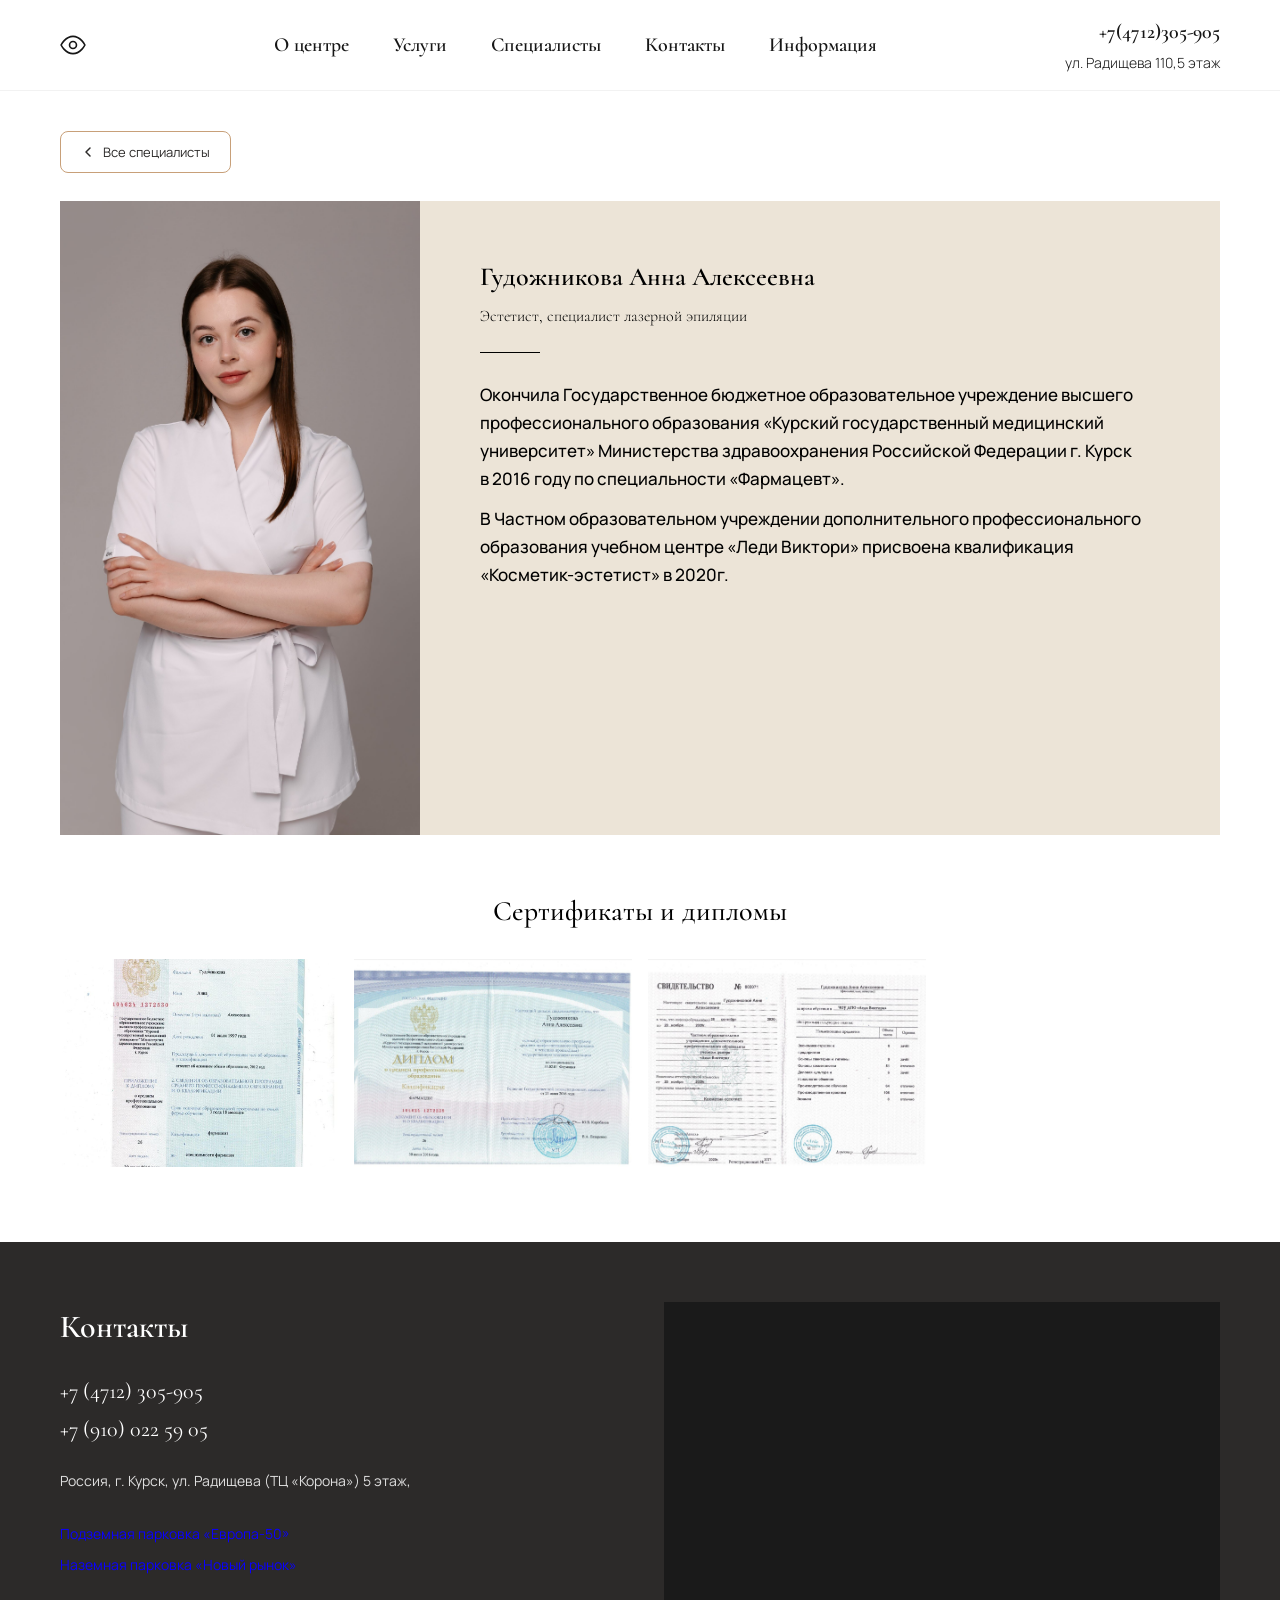
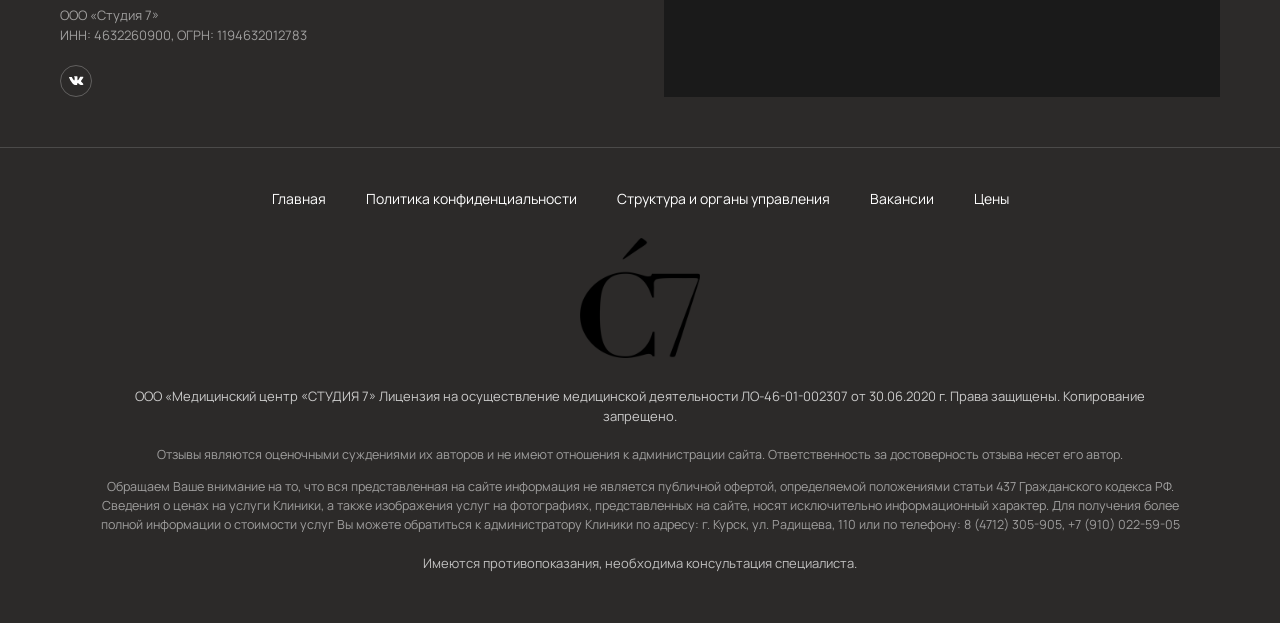
<file: doctors/gudozhnikova.html>
<!DOCTYPE html>
<html lang="ru" class="no-js">
<head>
    <meta charset="UTF-8">
    <meta name="viewport" content="width=device-width, initial-scale=1.0">
    <title>Гудожникова Анна Алексеевна — S7 Kursk</title>
    <meta name="description" content="Гудожникова Анна Алексеевна, Эстетист, специалист лазерной эпиляции. Клиника эстетической медицины S7 в Курске.">

    <link rel="preconnect" href="https://fonts.googleapis.com">
    <link rel="preconnect" href="https://fonts.gstatic.com" crossorigin>
    <link href="https://fonts.googleapis.com/css2?family=Cormorant:wght@400;500;600;700&family=Manrope:wght@300;400;500;600;700&display=swap" rel="stylesheet">

    <link rel="stylesheet" href="../css/style.css">
</head>
<body>

    <header class="site-header">
        <div class="container site-header__inner">
            <a href="../index.html#contacts" class="site-header__access" aria-label="Версия для слабовидящих">
                <svg width="26" height="26" viewBox="0 0 24 24" fill="none" stroke="currentColor" stroke-width="1.5" aria-hidden="true"><path d="M1 12s4-8 11-8 11 8 11 8-4 8-11 8S1 12 1 12z" stroke-linecap="round" stroke-linejoin="round"/><circle cx="12" cy="12" r="3.2"/></svg>
            </a>
            <nav class="site-header__nav" id="site-nav" aria-label="Главное меню">
                <a href="../index.html#about">О центре</a>
                <a href="../index.html#services">Услуги</a>
                <a href="../index.html#doctors">Специалисты</a>
                <a href="../index.html#contacts">Контакты</a>
                <a href="../index.html#contacts">Информация</a>
            </nav>
            <div class="site-header__contact">
                <a href="tel:+74712305905" class="site-header__phone">+7(4712)305-905</a>
                <span class="site-header__address">ул. Радищева 110,5 этаж</span>
            </div>
            <!-- Бургер-кнопка — видна только на мобиле -->
            <button type="button" class="site-header__burger" data-burger aria-label="Открыть меню" aria-expanded="false" aria-controls="site-nav">
                <span class="site-header__burger-line"></span>
                <span class="site-header__burger-line"></span>
                <span class="site-header__burger-line"></span>
            </button>
        </div>
    </header>

    <main>

        <section class="doctor-page">
            <div class="container">

                <a href="../index.html#doctors" class="doctor-page__back">
                    <svg width="14" height="14" viewBox="0 0 14 14" aria-hidden="true">
                        <path d="M9 3l-4 4 4 4" fill="none" stroke="currentColor" stroke-width="1.5" stroke-linecap="round" stroke-linejoin="round"/>
                    </svg>
                    Все специалисты
                </a>

                <div class="doctor-page__hero">
                    <div class="doctor-page__photo">
                        <img src="../assets/images/doctors/bio/gudozhnikova.jpg" alt="Гудожникова Анна Алексеевна" loading="lazy">
                    </div>
                    <div class="doctor-page__info">
                        <h1 class="doctor-page__name">Гудожникова Анна Алексеевна</h1>
                        <p class="doctor-page__role">Эстетист, специалист лазерной эпиляции</p>
                        <div class="doctor-page__divider"></div>

                        <!-- БИОГРАФИЯ
                             Источник: https://s7-kursk.ru/page117701436.html
                             Скопируй текст био со страницы оригинала и вставь
                             каждый абзац в отдельный <p>. -->
                        <div class="doctor-page__bio">
            <p>Окончила Государственное бюджетное образовательное учреждение высшего профессионального образования «Курский государственный медицинский университет» Министерства здравоохранения Российской Федерации г.&nbsp;Курск в&nbsp;2016&nbsp;году по специальности «Фармацевт».</p>
            <p>В Частном образовательном учреждении дополнительного профессионального образования учебном центре «Леди Виктори» присвоена квалификация «Косметик-эстетист» в&nbsp;2020г.</p>
        </div>
                    </div>
                </div>

                                <div class="doctor-page__certs">
                    <h2 class="doctor-page__certs-title">Сертификаты и дипломы</h2>
                    <div class="doctor-page__certs-grid">
                        <a class="doctor-page__cert" href="../assets/images/doctors/certs/gudozhnikova-1.jpg" target="_blank">
                            <img src="../assets/images/doctors/certs/gudozhnikova-1.jpg" alt="Сертификат 1" loading="lazy">
                        </a>
                        <a class="doctor-page__cert" href="../assets/images/doctors/certs/gudozhnikova-2.jpg" target="_blank">
                            <img src="../assets/images/doctors/certs/gudozhnikova-2.jpg" alt="Сертификат 2" loading="lazy">
                        </a>
                        <a class="doctor-page__cert" href="../assets/images/doctors/certs/gudozhnikova-3.jpg" target="_blank">
                            <img src="../assets/images/doctors/certs/gudozhnikova-3.jpg" alt="Сертификат 3" loading="lazy">
                        </a>
                    </div>
                </div>

            </div>
        </section>

    </main>

    <!-- FOOTER (общий со всем сайтом — копия из index.html) -->
    <footer class="footer" id="contacts">
        <div class="footer__row-contacts">
            <div class="container">
                <div class="footer__col-info">
                    <h2 class="footer__col-title">Контакты</h2>
                    <div class="footer__phones">
                        <a href="tel:+74712305905">+7 (4712) 305-905</a>
                        <a href="tel:+79100225905">+7 (910) 022 59 05</a>
                    </div>
                    <address class="footer__address">
                        <p>Россия, г. Курск, ул. Радищева (ТЦ «Корона») 5 этаж,</p>
                    </address>
                    <ul class="footer__parking">
                        <li><a href="#">Подземная парковка «Европа-50»</a></li>
                        <li><a href="#">Наземная парковка «Новый рынок»</a></li>
                    </ul>
                    <div class="footer__legal-info">
                        <p>ООО «Студия 7»<br>ИНН: 4632260900, ОГРН: 1194632012783</p>
                    </div>
                    <a class="footer__vk" href="https://vk.com/studio7kursk" target="_blank" rel="noopener" aria-label="ВКонтакте Studio 7 Курск">
                        <svg width="22" height="22" viewBox="0 0 24 24" fill="currentColor" aria-hidden="true"><path d="M12.785 16.241s.288-.032.435-.193c.135-.148.13-.426.13-.426s-.018-1.305.582-1.499c.59-.19 1.348 1.27 2.152 1.83.609.424 1.071.331 1.071.331l2.153-.03s1.125-.07.591-.96c-.043-.073-.31-.661-1.604-1.87-1.354-1.265-1.172-1.06.458-3.244.993-1.33 1.39-2.14 1.266-2.487-.118-.331-.85-.244-.85-.244l-2.421.015s-.18-.024-.313.057c-.13.079-.213.262-.213.262s-.385.96-.84 1.776c-.96 1.72-1.345 1.811-1.502 1.71-.365-.236-.273-1.04-.273-1.612 0-1.785.27-2.529-.526-2.722-.264-.064-.458-.106-1.134-.113-.866-.009-1.599.003-2.014.207-.276.135-.49.437-.36.454.16.022.524.099.717.363.249.34.24 1.105.24 1.105s.143 2.107-.335 2.367c-.328.18-.778-.187-1.633-1.667-.438-.758-.769-1.598-.769-1.598s-.064-.158-.191-.243c-.155-.103-.371-.135-.371-.135l-2.302.015s-.345.01-.473.16c-.113.135-.009.412-.009.412s1.804 4.23 3.847 6.359c1.873 1.953 4 1.824 4 1.824z"/></svg>
                    </a>
                </div>
                <div class="footer__map">
                    <iframe src="https://yandex.ru/map-widget/v1/?ll=36.183%2C51.737&z=16&pt=36.183%2C51.737" title="Карта" loading="lazy"></iframe>
                </div>
            </div>
        </div>
        <div class="footer__row-meta">
            <div class="container">
                <nav class="footer__nav" aria-label="Дополнительные ссылки">
                    <a href="../index.html#hero">Главная</a>
                    <a href="https://s7-kursk.ru/politika-konfidentsialnosti" target="_blank" rel="noopener">Политика конфиденциальности</a>
                    <a href="https://s7-kursk.ru/struktura-i-organy-upravleniya" target="_blank" rel="noopener">Структура и органы управления</a>
                    <a href="https://s7-kursk.ru/vakansii" target="_blank" rel="noopener">Вакансии</a>
                    <a href="../assets/prices.pdf" target="_blank" rel="noopener">Цены</a>
                </nav>
                <div class="footer__brand">
                    <img src="../assets/images/c7-logo.webp" alt="Клиника S7" class="footer__brand-img" width="120" height="120">
                </div>
                <p class="footer__license">ООО «Медицинский центр «СТУДИЯ 7» Лицензия на осуществление медицинской деятельности ЛО-46-01-002307 от 30.06.2020 г. Права защищены. Копирование запрещено.</p>
                <div class="footer__disclaimer-block">
                    <p>Отзывы являются оценочными суждениями их авторов и не имеют отношения к администрации сайта. Ответственность за достоверность отзыва несет его автор.</p>
                    <p>Обращаем Ваше внимание на то, что вся представленная на сайте информация не является публичной офертой, определяемой положениями статьи 437 Гражданского кодекса РФ. Сведения о ценах на услуги Клиники, а также изображения услуг на фотографиях, представленных на сайте, носят исключительно информационный характер. Для получения более полной информации о стоимости услуг Вы можете обратиться к администратору Клиники по адресу: г. Курск, ул. Радищева, 110 или по телефону: 8 (4712) 305-905, +7 (910) 022-59-05</p>
                </div>
                <p class="footer__warning">Имеются противопоказания, необходима консультация специалиста.</p>
            </div>
        </div>
    </footer>

</body>
</html>
</file>
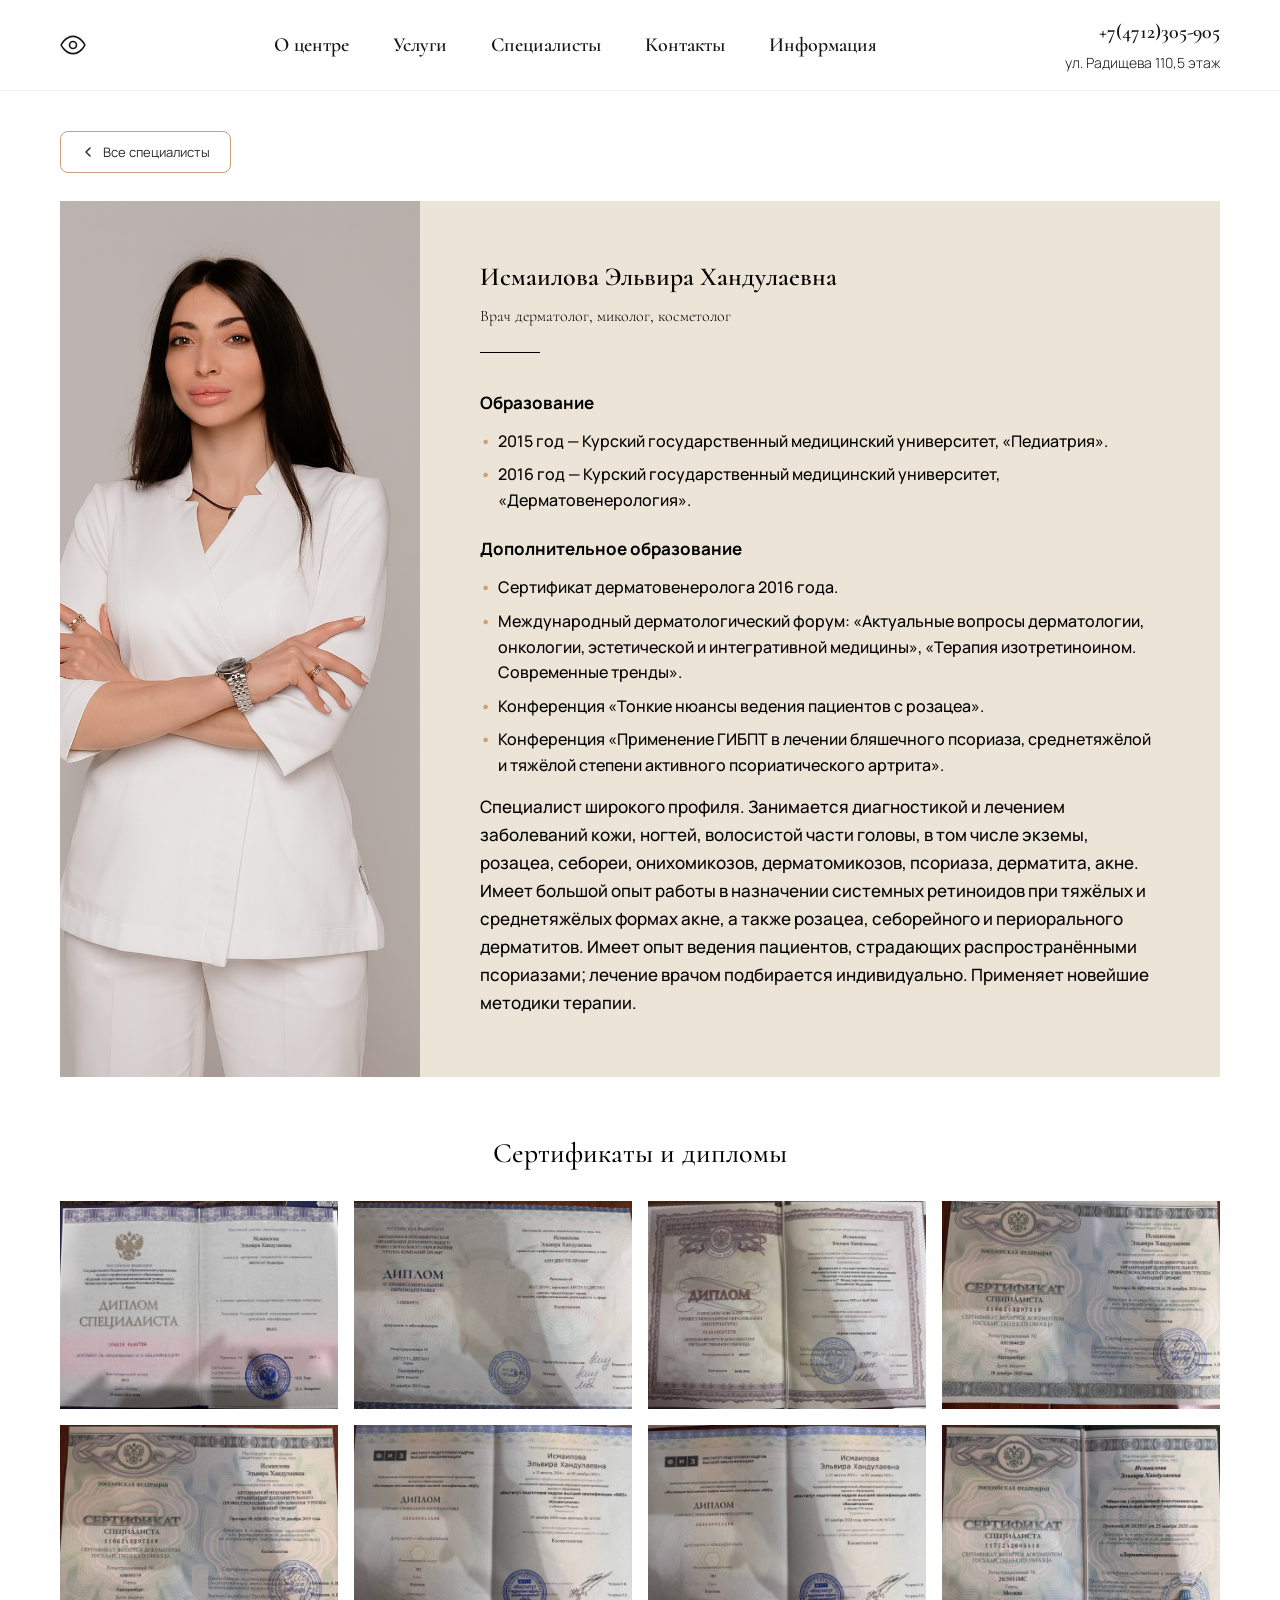
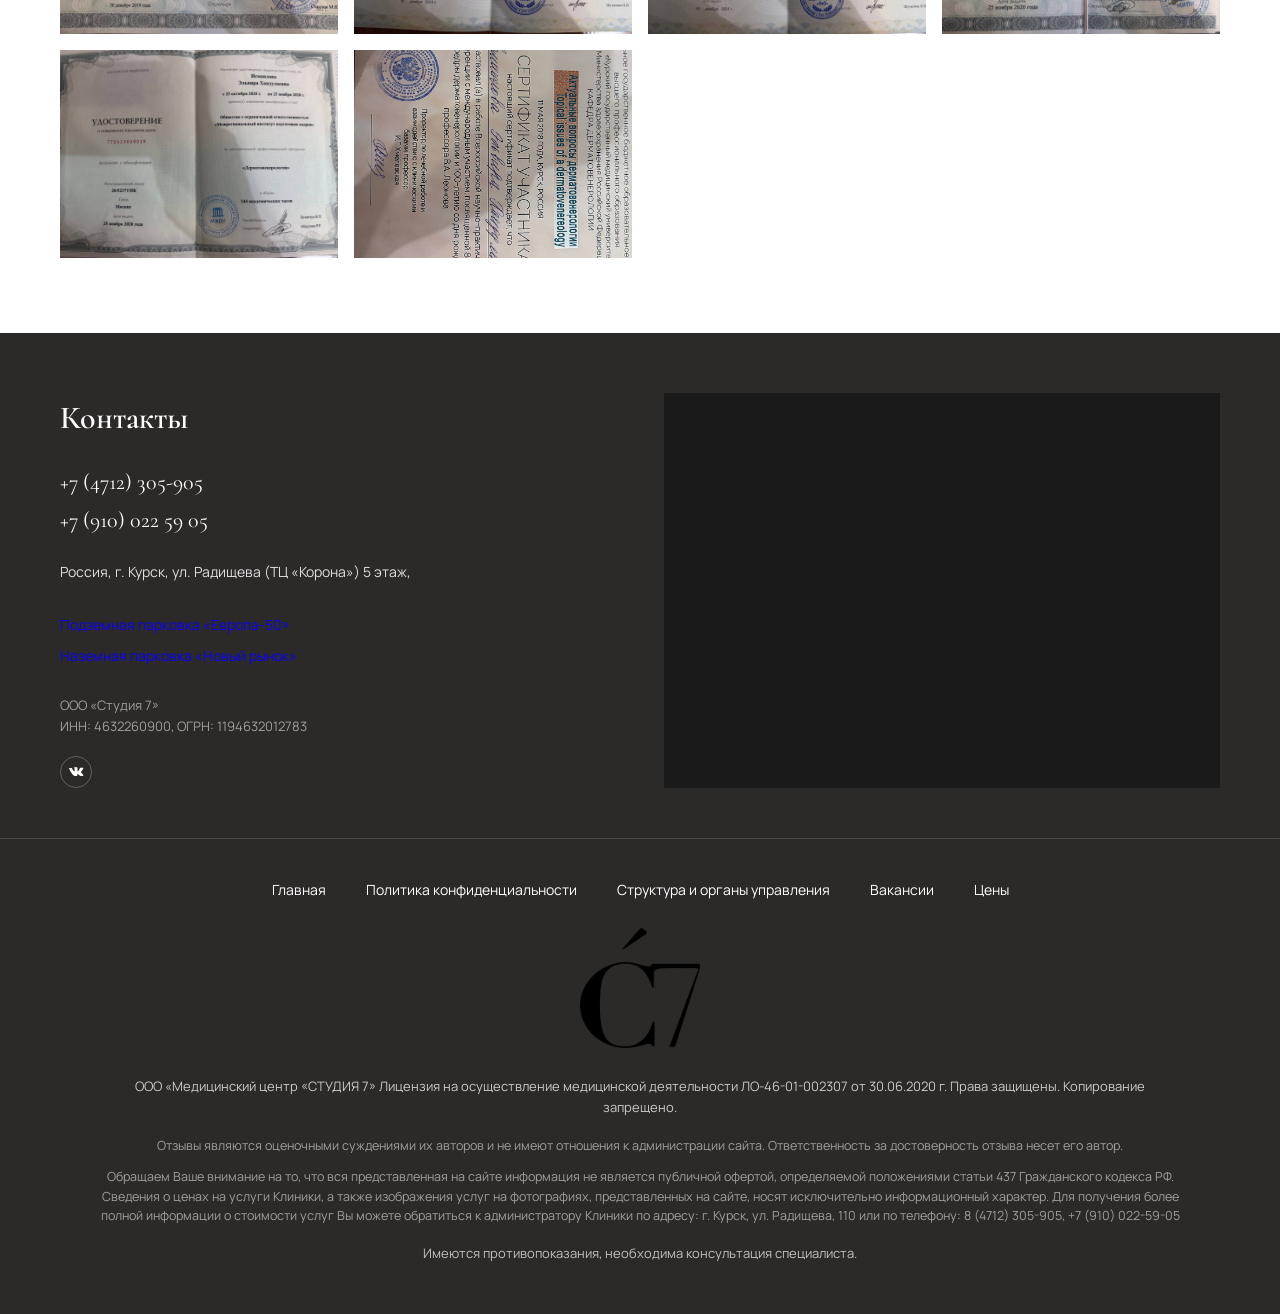
<file: doctors/ismailova.html>
<!DOCTYPE html>
<html lang="ru" class="no-js">
<head>
    <meta charset="UTF-8">
    <meta name="viewport" content="width=device-width, initial-scale=1.0">
    <title>Исмаилова Эльвира Хандулаевна — S7 Kursk</title>
    <meta name="description" content="Исмаилова Эльвира Хандулаевна, Врач дерматолог, миколог, косметолог. Клиника эстетической медицины S7 в Курске.">

    <link rel="preconnect" href="https://fonts.googleapis.com">
    <link rel="preconnect" href="https://fonts.gstatic.com" crossorigin>
    <link href="https://fonts.googleapis.com/css2?family=Cormorant:wght@400;500;600;700&family=Manrope:wght@300;400;500;600;700&display=swap" rel="stylesheet">

    <link rel="stylesheet" href="../css/style.css">
</head>
<body>

    <header class="site-header">
        <div class="container site-header__inner">
            <a href="../index.html#contacts" class="site-header__access" aria-label="Версия для слабовидящих">
                <svg width="26" height="26" viewBox="0 0 24 24" fill="none" stroke="currentColor" stroke-width="1.5" aria-hidden="true"><path d="M1 12s4-8 11-8 11 8 11 8-4 8-11 8S1 12 1 12z" stroke-linecap="round" stroke-linejoin="round"/><circle cx="12" cy="12" r="3.2"/></svg>
            </a>
            <nav class="site-header__nav" id="site-nav" aria-label="Главное меню">
                <a href="../index.html#about">О центре</a>
                <a href="../index.html#services">Услуги</a>
                <a href="../index.html#doctors">Специалисты</a>
                <a href="../index.html#contacts">Контакты</a>
                <a href="../index.html#contacts">Информация</a>
            </nav>
            <div class="site-header__contact">
                <a href="tel:+74712305905" class="site-header__phone">+7(4712)305-905</a>
                <span class="site-header__address">ул. Радищева 110,5 этаж</span>
            </div>
            <!-- Бургер-кнопка — видна только на мобиле -->
            <button type="button" class="site-header__burger" data-burger aria-label="Открыть меню" aria-expanded="false" aria-controls="site-nav">
                <span class="site-header__burger-line"></span>
                <span class="site-header__burger-line"></span>
                <span class="site-header__burger-line"></span>
            </button>
        </div>
    </header>

    <main>

        <section class="doctor-page">
            <div class="container">

                <a href="../index.html#doctors" class="doctor-page__back">
                    <svg width="14" height="14" viewBox="0 0 14 14" aria-hidden="true">
                        <path d="M9 3l-4 4 4 4" fill="none" stroke="currentColor" stroke-width="1.5" stroke-linecap="round" stroke-linejoin="round"/>
                    </svg>
                    Все специалисты
                </a>

                <div class="doctor-page__hero">
                    <div class="doctor-page__photo">
                        <img src="../assets/images/doctors/bio/ismailova.jpg" alt="Исмаилова Эльвира Хандулаевна" loading="lazy">
                    </div>
                    <div class="doctor-page__info">
                        <h1 class="doctor-page__name">Исмаилова Эльвира Хандулаевна</h1>
                        <p class="doctor-page__role">Врач дерматолог, миколог, косметолог</p>
                        <div class="doctor-page__divider"></div>

                        <!-- БИОГРАФИЯ
                             Источник: https://s7-kursk.ru/page128790046.html
                             Скопируй текст био со страницы оригинала и вставь
                             каждый абзац в отдельный <p>. -->
                        <div class="doctor-page__bio">
            <p><strong>Образование</strong></p>
            <ul class="doctor-page__bio-list">
                <li>2015 год — Курский государственный медицинский университет, «Педиатрия».</li>
                <li>2016 год — Курский государственный медицинский университет, «Дерматовенерология».</li>
            </ul>
            <p><strong>Дополнительное образование</strong></p>
            <ul class="doctor-page__bio-list">
                <li>Сертификат дерматовенеролога 2016&nbsp;года.</li>
                <li>Международный дерматологический форум: «Актуальные вопросы дерматологии, онкологии, эстетической и интегративной медицины», «Терапия изотретиноином. Современные тренды».</li>
                <li>Конференция «Тонкие нюансы ведения пациентов с розацеа».</li>
                <li>Конференция «Применение ГИБПТ в лечении бляшечного псориаза, среднетяжёлой и тяжёлой степени активного псориатического артрита».</li>
            </ul>
            <p>Специалист широкого профиля. Занимается диагностикой и лечением заболеваний кожи, ногтей, волосистой части головы, в&nbsp;том числе экземы, розацеа, себореи, онихомикозов, дерматомикозов, псориаза, дерматита, акне. Имеет большой опыт работы в назначении системных ретиноидов при тяжёлых и среднетяжёлых формах акне, а также розацеа, себорейного и периорального дерматитов. Имеет опыт ведения пациентов, страдающих распространёнными псориазами; лечение врачом подбирается индивидуально. Применяет новейшие методики терапии.</p>
        </div>
                    </div>
                </div>

                                <div class="doctor-page__certs">
                    <h2 class="doctor-page__certs-title">Сертификаты и дипломы</h2>
                    <div class="doctor-page__certs-grid">
                        <a class="doctor-page__cert" href="../assets/images/doctors/certs/ismailova-1.jpg" target="_blank">
                            <img src="../assets/images/doctors/certs/ismailova-1.jpg" alt="Сертификат 1" loading="lazy">
                        </a>
                        <a class="doctor-page__cert" href="../assets/images/doctors/certs/ismailova-2.jpg" target="_blank">
                            <img src="../assets/images/doctors/certs/ismailova-2.jpg" alt="Сертификат 2" loading="lazy">
                        </a>
                        <a class="doctor-page__cert" href="../assets/images/doctors/certs/ismailova-3.jpg" target="_blank">
                            <img src="../assets/images/doctors/certs/ismailova-3.jpg" alt="Сертификат 3" loading="lazy">
                        </a>
                        <a class="doctor-page__cert" href="../assets/images/doctors/certs/ismailova-4.jpg" target="_blank">
                            <img src="../assets/images/doctors/certs/ismailova-4.jpg" alt="Сертификат 4" loading="lazy">
                        </a>
                        <a class="doctor-page__cert" href="../assets/images/doctors/certs/ismailova-5.jpg" target="_blank">
                            <img src="../assets/images/doctors/certs/ismailova-5.jpg" alt="Сертификат 5" loading="lazy">
                        </a>
                        <a class="doctor-page__cert" href="../assets/images/doctors/certs/ismailova-6.jpg" target="_blank">
                            <img src="../assets/images/doctors/certs/ismailova-6.jpg" alt="Сертификат 6" loading="lazy">
                        </a>
                        <a class="doctor-page__cert" href="../assets/images/doctors/certs/ismailova-7.jpg" target="_blank">
                            <img src="../assets/images/doctors/certs/ismailova-7.jpg" alt="Сертификат 7" loading="lazy">
                        </a>
                        <a class="doctor-page__cert" href="../assets/images/doctors/certs/ismailova-8.jpg" target="_blank">
                            <img src="../assets/images/doctors/certs/ismailova-8.jpg" alt="Сертификат 8" loading="lazy">
                        </a>
                        <a class="doctor-page__cert" href="../assets/images/doctors/certs/ismailova-9.jpg" target="_blank">
                            <img src="../assets/images/doctors/certs/ismailova-9.jpg" alt="Сертификат 9" loading="lazy">
                        </a>
                        <a class="doctor-page__cert" href="../assets/images/doctors/certs/ismailova-10.jpg" target="_blank">
                            <img src="../assets/images/doctors/certs/ismailova-10.jpg" alt="Сертификат 10" loading="lazy">
                        </a>
                    </div>
                </div>

            </div>
        </section>

    </main>

    <!-- FOOTER (общий со всем сайтом — копия из index.html) -->
    <footer class="footer" id="contacts">
        <div class="footer__row-contacts">
            <div class="container">
                <div class="footer__col-info">
                    <h2 class="footer__col-title">Контакты</h2>
                    <div class="footer__phones">
                        <a href="tel:+74712305905">+7 (4712) 305-905</a>
                        <a href="tel:+79100225905">+7 (910) 022 59 05</a>
                    </div>
                    <address class="footer__address">
                        <p>Россия, г. Курск, ул. Радищева (ТЦ «Корона») 5 этаж,</p>
                    </address>
                    <ul class="footer__parking">
                        <li><a href="#">Подземная парковка «Европа-50»</a></li>
                        <li><a href="#">Наземная парковка «Новый рынок»</a></li>
                    </ul>
                    <div class="footer__legal-info">
                        <p>ООО «Студия 7»<br>ИНН: 4632260900, ОГРН: 1194632012783</p>
                    </div>
                    <a class="footer__vk" href="https://vk.com/studio7kursk" target="_blank" rel="noopener" aria-label="ВКонтакте Studio 7 Курск">
                        <svg width="22" height="22" viewBox="0 0 24 24" fill="currentColor" aria-hidden="true"><path d="M12.785 16.241s.288-.032.435-.193c.135-.148.13-.426.13-.426s-.018-1.305.582-1.499c.59-.19 1.348 1.27 2.152 1.83.609.424 1.071.331 1.071.331l2.153-.03s1.125-.07.591-.96c-.043-.073-.31-.661-1.604-1.87-1.354-1.265-1.172-1.06.458-3.244.993-1.33 1.39-2.14 1.266-2.487-.118-.331-.85-.244-.85-.244l-2.421.015s-.18-.024-.313.057c-.13.079-.213.262-.213.262s-.385.96-.84 1.776c-.96 1.72-1.345 1.811-1.502 1.71-.365-.236-.273-1.04-.273-1.612 0-1.785.27-2.529-.526-2.722-.264-.064-.458-.106-1.134-.113-.866-.009-1.599.003-2.014.207-.276.135-.49.437-.36.454.16.022.524.099.717.363.249.34.24 1.105.24 1.105s.143 2.107-.335 2.367c-.328.18-.778-.187-1.633-1.667-.438-.758-.769-1.598-.769-1.598s-.064-.158-.191-.243c-.155-.103-.371-.135-.371-.135l-2.302.015s-.345.01-.473.16c-.113.135-.009.412-.009.412s1.804 4.23 3.847 6.359c1.873 1.953 4 1.824 4 1.824z"/></svg>
                    </a>
                </div>
                <div class="footer__map">
                    <iframe src="https://yandex.ru/map-widget/v1/?ll=36.183%2C51.737&z=16&pt=36.183%2C51.737" title="Карта" loading="lazy"></iframe>
                </div>
            </div>
        </div>
        <div class="footer__row-meta">
            <div class="container">
                <nav class="footer__nav" aria-label="Дополнительные ссылки">
                    <a href="../index.html#hero">Главная</a>
                    <a href="https://s7-kursk.ru/politika-konfidentsialnosti" target="_blank" rel="noopener">Политика конфиденциальности</a>
                    <a href="https://s7-kursk.ru/struktura-i-organy-upravleniya" target="_blank" rel="noopener">Структура и органы управления</a>
                    <a href="https://s7-kursk.ru/vakansii" target="_blank" rel="noopener">Вакансии</a>
                    <a href="../assets/prices.pdf" target="_blank" rel="noopener">Цены</a>
                </nav>
                <div class="footer__brand">
                    <img src="../assets/images/c7-logo.webp" alt="Клиника S7" class="footer__brand-img" width="120" height="120">
                </div>
                <p class="footer__license">ООО «Медицинский центр «СТУДИЯ 7» Лицензия на осуществление медицинской деятельности ЛО-46-01-002307 от 30.06.2020 г. Права защищены. Копирование запрещено.</p>
                <div class="footer__disclaimer-block">
                    <p>Отзывы являются оценочными суждениями их авторов и не имеют отношения к администрации сайта. Ответственность за достоверность отзыва несет его автор.</p>
                    <p>Обращаем Ваше внимание на то, что вся представленная на сайте информация не является публичной офертой, определяемой положениями статьи 437 Гражданского кодекса РФ. Сведения о ценах на услуги Клиники, а также изображения услуг на фотографиях, представленных на сайте, носят исключительно информационный характер. Для получения более полной информации о стоимости услуг Вы можете обратиться к администратору Клиники по адресу: г. Курск, ул. Радищева, 110 или по телефону: 8 (4712) 305-905, +7 (910) 022-59-05</p>
                </div>
                <p class="footer__warning">Имеются противопоказания, необходима консультация специалиста.</p>
            </div>
        </div>
    </footer>

</body>
</html>
</file>
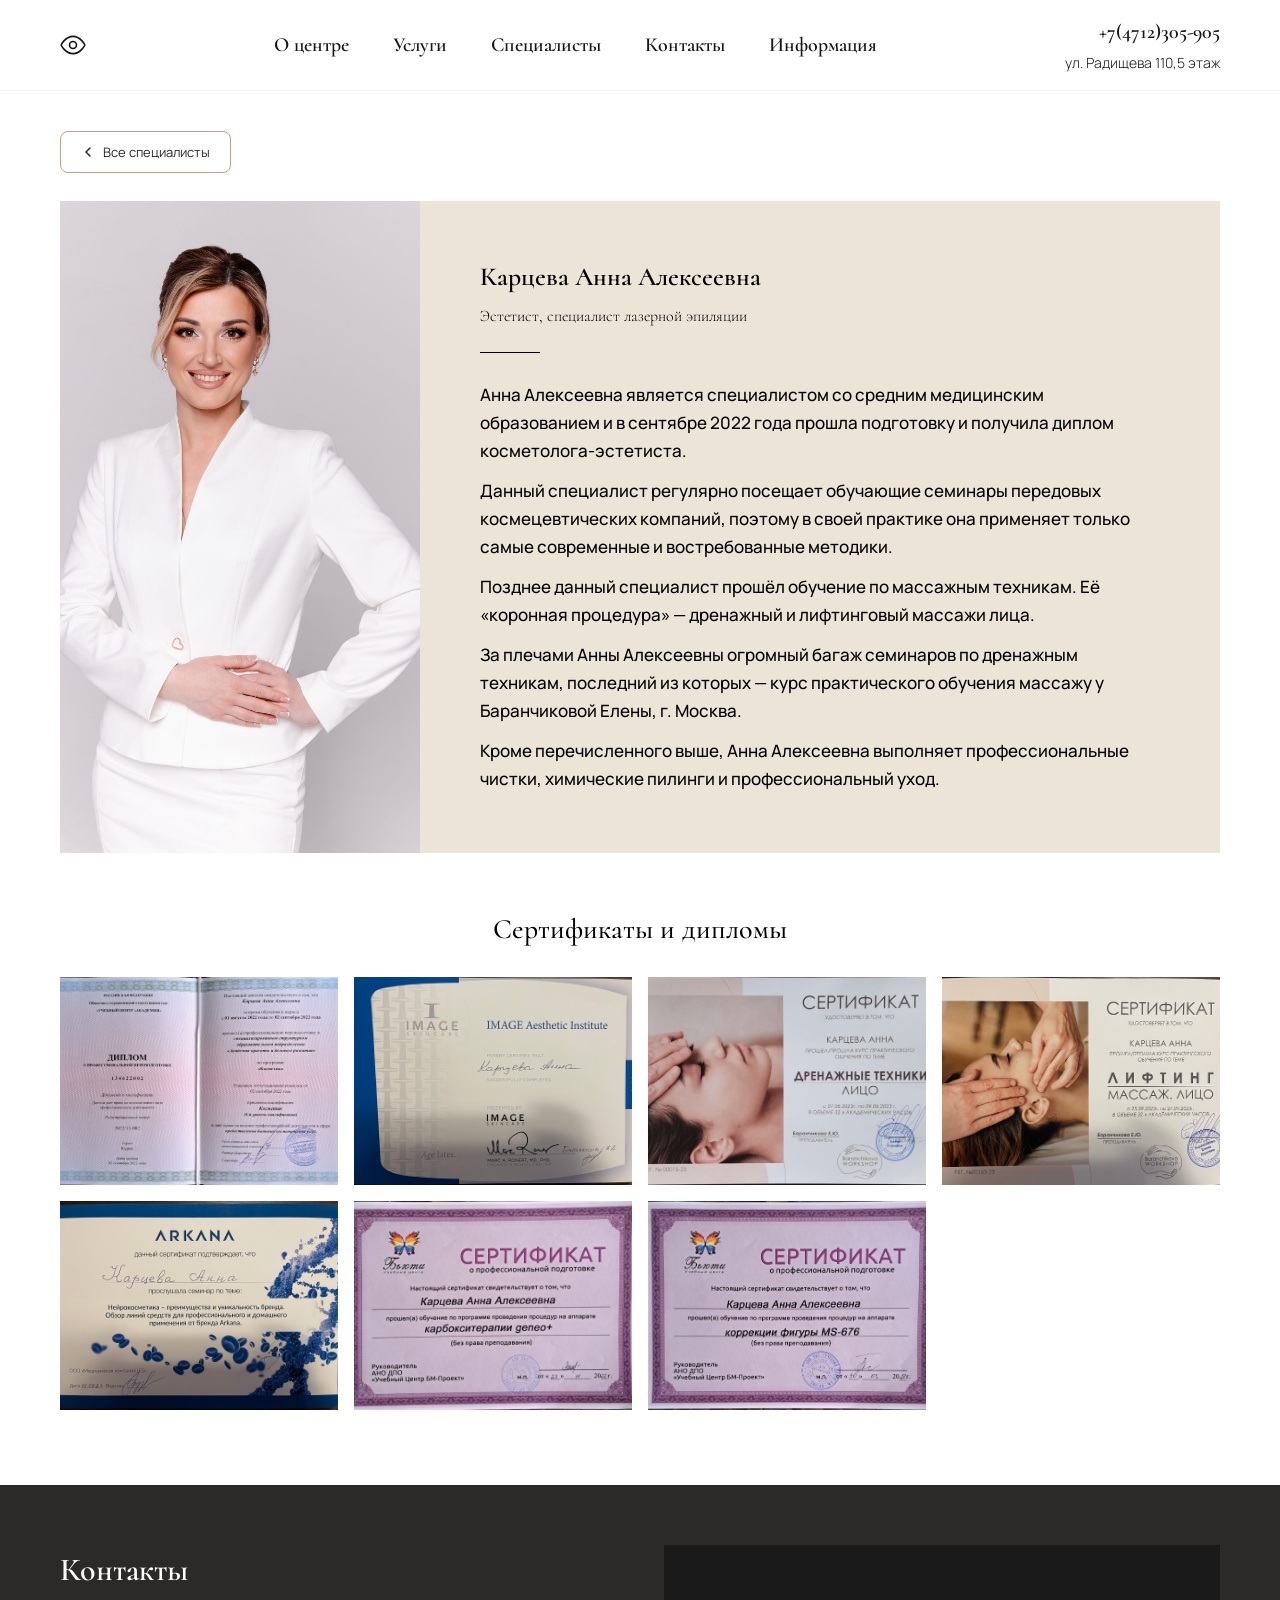
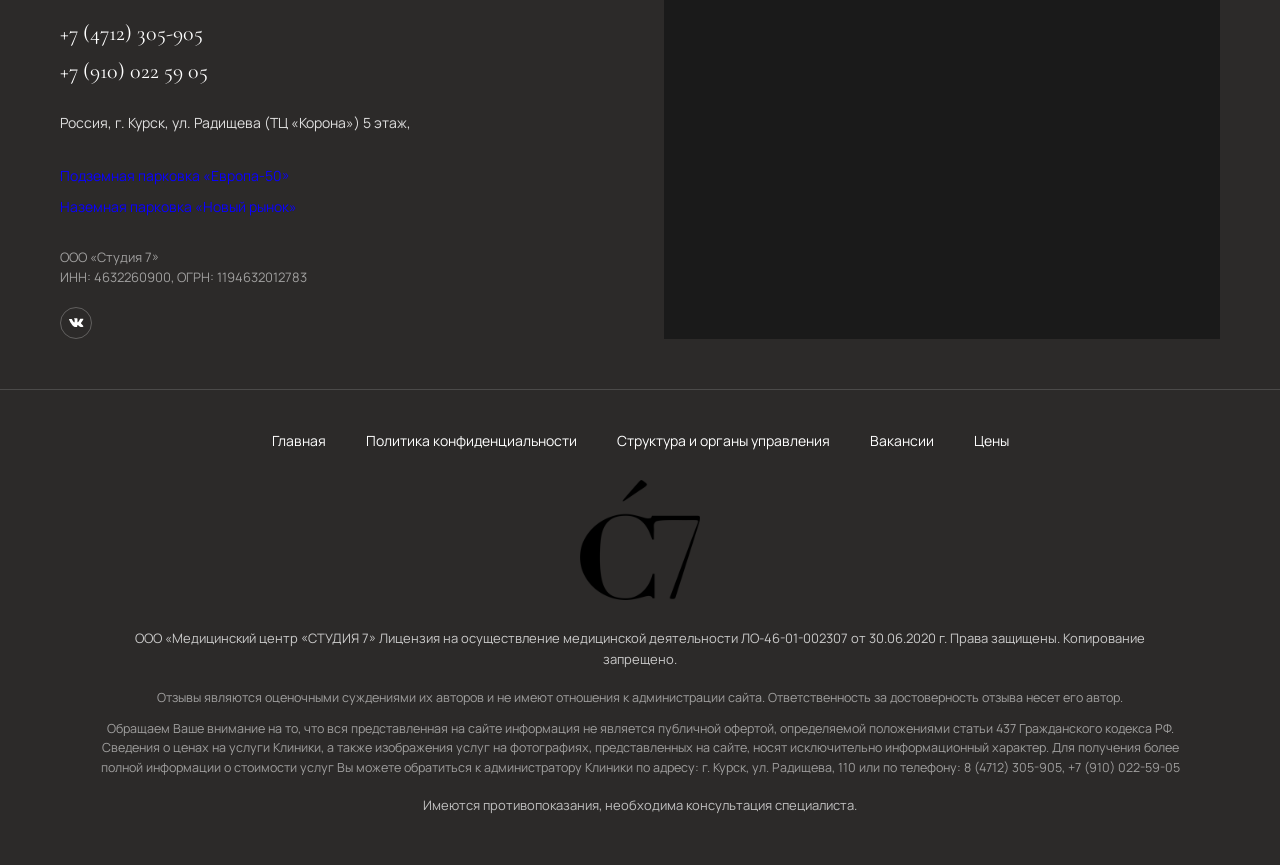
<file: doctors/kartseva.html>
<!DOCTYPE html>
<html lang="ru" class="no-js">
<head>
    <meta charset="UTF-8">
    <meta name="viewport" content="width=device-width, initial-scale=1.0">
    <title>Карцева Анна Алексеевна — S7 Kursk</title>
    <meta name="description" content="Карцева Анна Алексеевна, Эстетист, специалист лазерной эпиляции. Клиника эстетической медицины S7 в Курске.">

    <link rel="preconnect" href="https://fonts.googleapis.com">
    <link rel="preconnect" href="https://fonts.gstatic.com" crossorigin>
    <link href="https://fonts.googleapis.com/css2?family=Cormorant:wght@400;500;600;700&family=Manrope:wght@300;400;500;600;700&display=swap" rel="stylesheet">

    <link rel="stylesheet" href="../css/style.css">
</head>
<body>

    <header class="site-header">
        <div class="container site-header__inner">
            <a href="../index.html#contacts" class="site-header__access" aria-label="Версия для слабовидящих">
                <svg width="26" height="26" viewBox="0 0 24 24" fill="none" stroke="currentColor" stroke-width="1.5" aria-hidden="true"><path d="M1 12s4-8 11-8 11 8 11 8-4 8-11 8S1 12 1 12z" stroke-linecap="round" stroke-linejoin="round"/><circle cx="12" cy="12" r="3.2"/></svg>
            </a>
            <nav class="site-header__nav" id="site-nav" aria-label="Главное меню">
                <a href="../index.html#about">О центре</a>
                <a href="../index.html#services">Услуги</a>
                <a href="../index.html#doctors">Специалисты</a>
                <a href="../index.html#contacts">Контакты</a>
                <a href="../index.html#contacts">Информация</a>
            </nav>
            <div class="site-header__contact">
                <a href="tel:+74712305905" class="site-header__phone">+7(4712)305-905</a>
                <span class="site-header__address">ул. Радищева 110,5 этаж</span>
            </div>
            <!-- Бургер-кнопка — видна только на мобиле -->
            <button type="button" class="site-header__burger" data-burger aria-label="Открыть меню" aria-expanded="false" aria-controls="site-nav">
                <span class="site-header__burger-line"></span>
                <span class="site-header__burger-line"></span>
                <span class="site-header__burger-line"></span>
            </button>
        </div>
    </header>

    <main>

        <section class="doctor-page">
            <div class="container">

                <a href="../index.html#doctors" class="doctor-page__back">
                    <svg width="14" height="14" viewBox="0 0 14 14" aria-hidden="true">
                        <path d="M9 3l-4 4 4 4" fill="none" stroke="currentColor" stroke-width="1.5" stroke-linecap="round" stroke-linejoin="round"/>
                    </svg>
                    Все специалисты
                </a>

                <div class="doctor-page__hero">
                    <div class="doctor-page__photo">
                        <img src="../assets/images/doctors/bio/kartseva.jpg" alt="Карцева Анна Алексеевна" loading="lazy">
                    </div>
                    <div class="doctor-page__info">
                        <h1 class="doctor-page__name">Карцева Анна Алексеевна</h1>
                        <p class="doctor-page__role">Эстетист, специалист лазерной эпиляции</p>
                        <div class="doctor-page__divider"></div>

                        <!-- БИОГРАФИЯ
                             Источник: https://s7-kursk.ru/page117697956.html
                             Скопируй текст био со страницы оригинала и вставь
                             каждый абзац в отдельный <p>. -->
                        <div class="doctor-page__bio">
            <p>Анна Алексеевна является специалистом со средним медицинским образованием и в&nbsp;сентябре&nbsp;2022 года прошла подготовку и получила диплом косметолога-эстетиста.</p>
            <p>Данный специалист регулярно посещает обучающие семинары передовых космецевтических компаний, поэтому в&nbsp;своей практике она применяет только самые современные и востребованные методики.</p>
            <p>Позднее данный специалист прошёл обучение по массажным техникам. Её «коронная процедура» — дренажный и лифтинговый массажи лица.</p>
            <p>За плечами Анны Алексеевны огромный багаж семинаров по дренажным техникам, последний из которых — курс практического обучения массажу у Баранчиковой Елены, г.&nbsp;Москва.</p>
            <p>Кроме перечисленного выше, Анна Алексеевна выполняет профессиональные чистки, химические пилинги и профессиональный уход.</p>
        </div>
                    </div>
                </div>

                                <div class="doctor-page__certs">
                    <h2 class="doctor-page__certs-title">Сертификаты и дипломы</h2>
                    <div class="doctor-page__certs-grid">
                        <a class="doctor-page__cert" href="../assets/images/doctors/certs/kartseva-1.jpg" target="_blank">
                            <img src="../assets/images/doctors/certs/kartseva-1.jpg" alt="Сертификат 1" loading="lazy">
                        </a>
                        <a class="doctor-page__cert" href="../assets/images/doctors/certs/kartseva-2.jpg" target="_blank">
                            <img src="../assets/images/doctors/certs/kartseva-2.jpg" alt="Сертификат 2" loading="lazy">
                        </a>
                        <a class="doctor-page__cert" href="../assets/images/doctors/certs/kartseva-3.jpg" target="_blank">
                            <img src="../assets/images/doctors/certs/kartseva-3.jpg" alt="Сертификат 3" loading="lazy">
                        </a>
                        <a class="doctor-page__cert" href="../assets/images/doctors/certs/kartseva-4.jpg" target="_blank">
                            <img src="../assets/images/doctors/certs/kartseva-4.jpg" alt="Сертификат 4" loading="lazy">
                        </a>
                        <a class="doctor-page__cert" href="../assets/images/doctors/certs/kartseva-5.jpg" target="_blank">
                            <img src="../assets/images/doctors/certs/kartseva-5.jpg" alt="Сертификат 5" loading="lazy">
                        </a>
                        <a class="doctor-page__cert" href="../assets/images/doctors/certs/kartseva-6.jpg" target="_blank">
                            <img src="../assets/images/doctors/certs/kartseva-6.jpg" alt="Сертификат 6" loading="lazy">
                        </a>
                        <a class="doctor-page__cert" href="../assets/images/doctors/certs/kartseva-7.jpg" target="_blank">
                            <img src="../assets/images/doctors/certs/kartseva-7.jpg" alt="Сертификат 7" loading="lazy">
                        </a>
                    </div>
                </div>

            </div>
        </section>

    </main>

    <!-- FOOTER (общий со всем сайтом — копия из index.html) -->
    <footer class="footer" id="contacts">
        <div class="footer__row-contacts">
            <div class="container">
                <div class="footer__col-info">
                    <h2 class="footer__col-title">Контакты</h2>
                    <div class="footer__phones">
                        <a href="tel:+74712305905">+7 (4712) 305-905</a>
                        <a href="tel:+79100225905">+7 (910) 022 59 05</a>
                    </div>
                    <address class="footer__address">
                        <p>Россия, г. Курск, ул. Радищева (ТЦ «Корона») 5 этаж,</p>
                    </address>
                    <ul class="footer__parking">
                        <li><a href="#">Подземная парковка «Европа-50»</a></li>
                        <li><a href="#">Наземная парковка «Новый рынок»</a></li>
                    </ul>
                    <div class="footer__legal-info">
                        <p>ООО «Студия 7»<br>ИНН: 4632260900, ОГРН: 1194632012783</p>
                    </div>
                    <a class="footer__vk" href="https://vk.com/studio7kursk" target="_blank" rel="noopener" aria-label="ВКонтакте Studio 7 Курск">
                        <svg width="22" height="22" viewBox="0 0 24 24" fill="currentColor" aria-hidden="true"><path d="M12.785 16.241s.288-.032.435-.193c.135-.148.13-.426.13-.426s-.018-1.305.582-1.499c.59-.19 1.348 1.27 2.152 1.83.609.424 1.071.331 1.071.331l2.153-.03s1.125-.07.591-.96c-.043-.073-.31-.661-1.604-1.87-1.354-1.265-1.172-1.06.458-3.244.993-1.33 1.39-2.14 1.266-2.487-.118-.331-.85-.244-.85-.244l-2.421.015s-.18-.024-.313.057c-.13.079-.213.262-.213.262s-.385.96-.84 1.776c-.96 1.72-1.345 1.811-1.502 1.71-.365-.236-.273-1.04-.273-1.612 0-1.785.27-2.529-.526-2.722-.264-.064-.458-.106-1.134-.113-.866-.009-1.599.003-2.014.207-.276.135-.49.437-.36.454.16.022.524.099.717.363.249.34.24 1.105.24 1.105s.143 2.107-.335 2.367c-.328.18-.778-.187-1.633-1.667-.438-.758-.769-1.598-.769-1.598s-.064-.158-.191-.243c-.155-.103-.371-.135-.371-.135l-2.302.015s-.345.01-.473.16c-.113.135-.009.412-.009.412s1.804 4.23 3.847 6.359c1.873 1.953 4 1.824 4 1.824z"/></svg>
                    </a>
                </div>
                <div class="footer__map">
                    <iframe src="https://yandex.ru/map-widget/v1/?ll=36.183%2C51.737&z=16&pt=36.183%2C51.737" title="Карта" loading="lazy"></iframe>
                </div>
            </div>
        </div>
        <div class="footer__row-meta">
            <div class="container">
                <nav class="footer__nav" aria-label="Дополнительные ссылки">
                    <a href="../index.html#hero">Главная</a>
                    <a href="https://s7-kursk.ru/politika-konfidentsialnosti" target="_blank" rel="noopener">Политика конфиденциальности</a>
                    <a href="https://s7-kursk.ru/struktura-i-organy-upravleniya" target="_blank" rel="noopener">Структура и органы управления</a>
                    <a href="https://s7-kursk.ru/vakansii" target="_blank" rel="noopener">Вакансии</a>
                    <a href="../assets/prices.pdf" target="_blank" rel="noopener">Цены</a>
                </nav>
                <div class="footer__brand">
                    <img src="../assets/images/c7-logo.webp" alt="Клиника S7" class="footer__brand-img" width="120" height="120">
                </div>
                <p class="footer__license">ООО «Медицинский центр «СТУДИЯ 7» Лицензия на осуществление медицинской деятельности ЛО-46-01-002307 от 30.06.2020 г. Права защищены. Копирование запрещено.</p>
                <div class="footer__disclaimer-block">
                    <p>Отзывы являются оценочными суждениями их авторов и не имеют отношения к администрации сайта. Ответственность за достоверность отзыва несет его автор.</p>
                    <p>Обращаем Ваше внимание на то, что вся представленная на сайте информация не является публичной офертой, определяемой положениями статьи 437 Гражданского кодекса РФ. Сведения о ценах на услуги Клиники, а также изображения услуг на фотографиях, представленных на сайте, носят исключительно информационный характер. Для получения более полной информации о стоимости услуг Вы можете обратиться к администратору Клиники по адресу: г. Курск, ул. Радищева, 110 или по телефону: 8 (4712) 305-905, +7 (910) 022-59-05</p>
                </div>
                <p class="footer__warning">Имеются противопоказания, необходима консультация специалиста.</p>
            </div>
        </div>
    </footer>

</body>
</html>
</file>
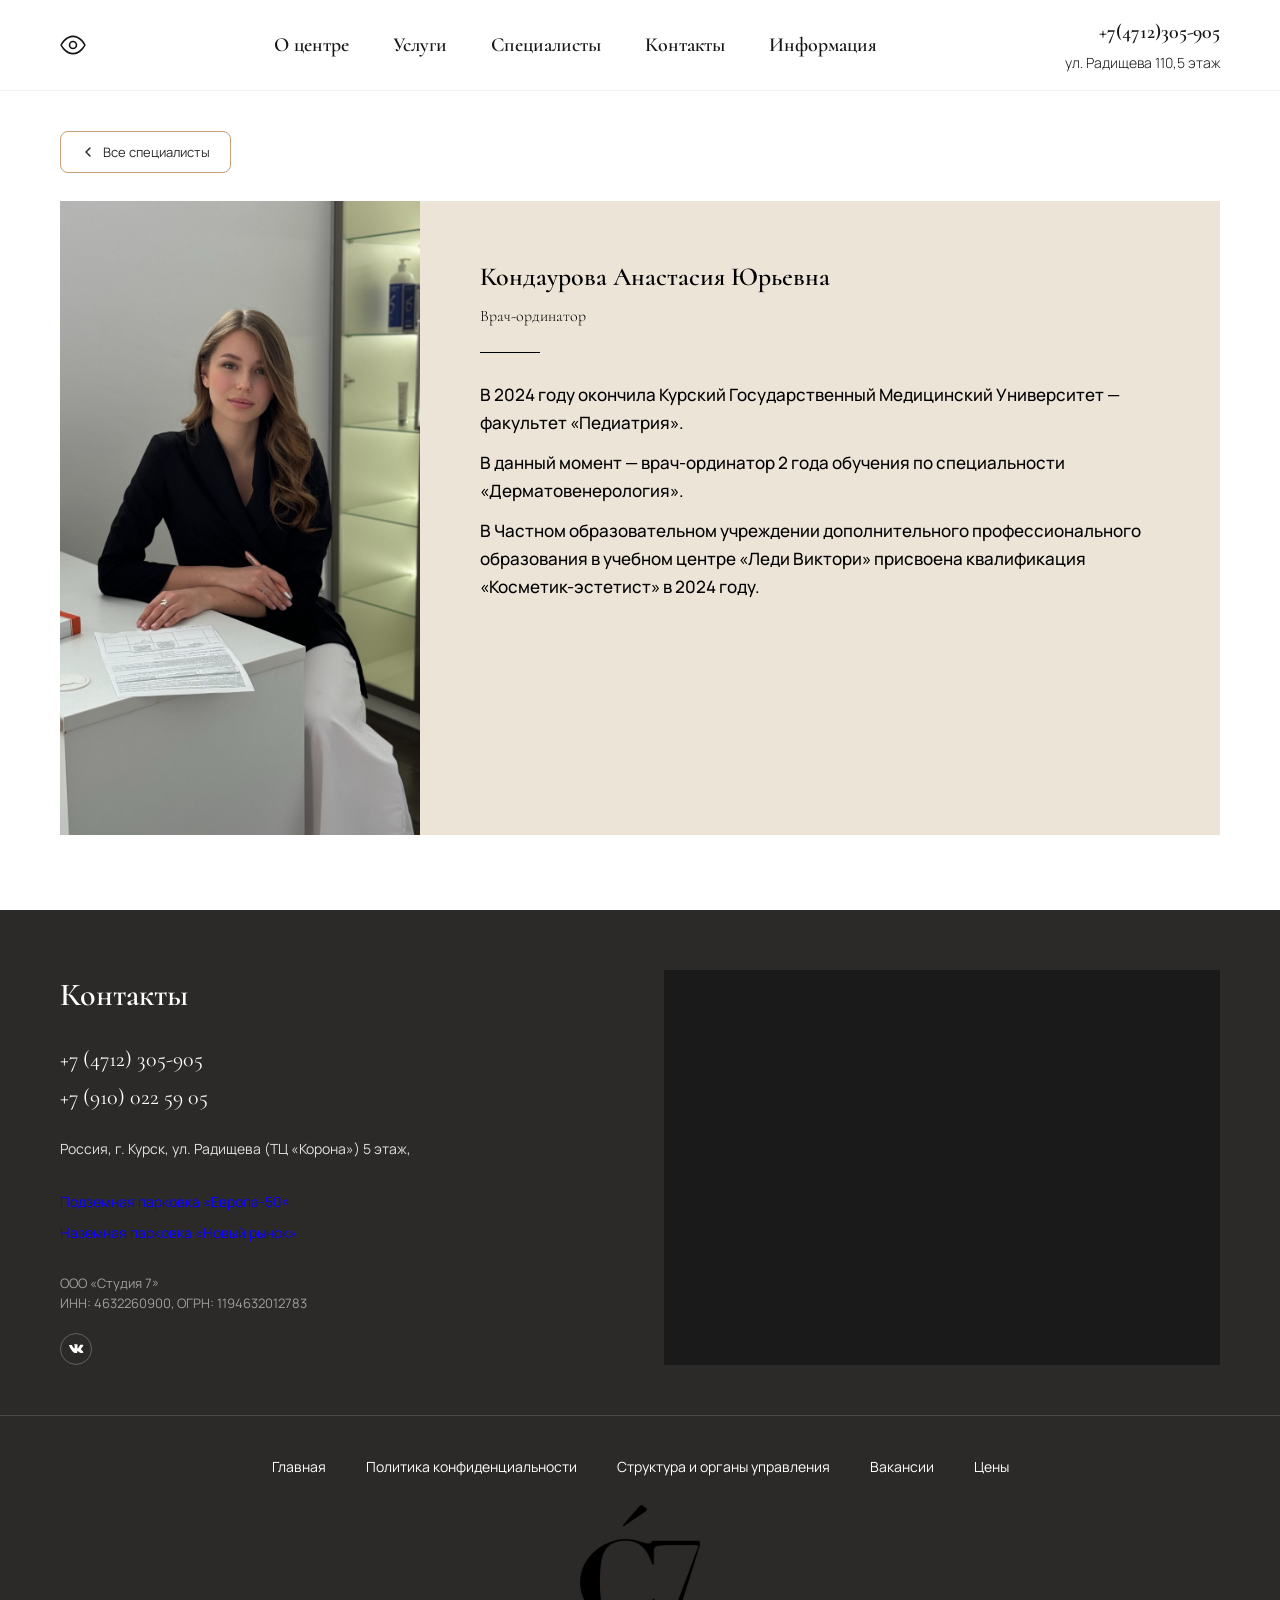
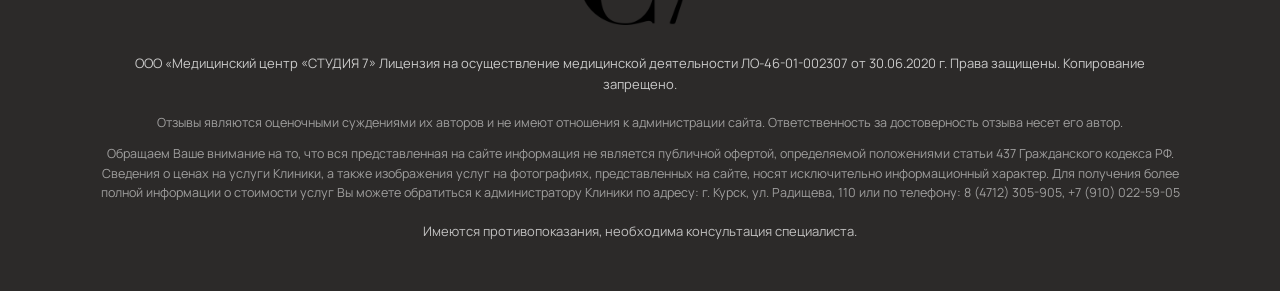
<file: doctors/kondaurova.html>
<!DOCTYPE html>
<html lang="ru" class="no-js">
<head>
    <meta charset="UTF-8">
    <meta name="viewport" content="width=device-width, initial-scale=1.0">
    <title>Кондаурова Анастасия Юрьевна — S7 Kursk</title>
    <meta name="description" content="Кондаурова Анастасия Юрьевна, Врач-ординатор. Клиника эстетической медицины S7 в Курске.">

    <link rel="preconnect" href="https://fonts.googleapis.com">
    <link rel="preconnect" href="https://fonts.gstatic.com" crossorigin>
    <link href="https://fonts.googleapis.com/css2?family=Cormorant:wght@400;500;600;700&family=Manrope:wght@300;400;500;600;700&display=swap" rel="stylesheet">

    <link rel="stylesheet" href="../css/style.css">
</head>
<body>

    <header class="site-header">
        <div class="container site-header__inner">
            <a href="../index.html#contacts" class="site-header__access" aria-label="Версия для слабовидящих">
                <svg width="26" height="26" viewBox="0 0 24 24" fill="none" stroke="currentColor" stroke-width="1.5" aria-hidden="true"><path d="M1 12s4-8 11-8 11 8 11 8-4 8-11 8S1 12 1 12z" stroke-linecap="round" stroke-linejoin="round"/><circle cx="12" cy="12" r="3.2"/></svg>
            </a>
            <nav class="site-header__nav" id="site-nav" aria-label="Главное меню">
                <a href="../index.html#about">О центре</a>
                <a href="../index.html#services">Услуги</a>
                <a href="../index.html#doctors">Специалисты</a>
                <a href="../index.html#contacts">Контакты</a>
                <a href="../index.html#contacts">Информация</a>
            </nav>
            <div class="site-header__contact">
                <a href="tel:+74712305905" class="site-header__phone">+7(4712)305-905</a>
                <span class="site-header__address">ул. Радищева 110,5 этаж</span>
            </div>
            <!-- Бургер-кнопка — видна только на мобиле -->
            <button type="button" class="site-header__burger" data-burger aria-label="Открыть меню" aria-expanded="false" aria-controls="site-nav">
                <span class="site-header__burger-line"></span>
                <span class="site-header__burger-line"></span>
                <span class="site-header__burger-line"></span>
            </button>
        </div>
    </header>

    <main>

        <section class="doctor-page">
            <div class="container">

                <a href="../index.html#doctors" class="doctor-page__back">
                    <svg width="14" height="14" viewBox="0 0 14 14" aria-hidden="true">
                        <path d="M9 3l-4 4 4 4" fill="none" stroke="currentColor" stroke-width="1.5" stroke-linecap="round" stroke-linejoin="round"/>
                    </svg>
                    Все специалисты
                </a>

                <div class="doctor-page__hero">
                    <div class="doctor-page__photo">
                        <img src="../assets/images/doctors/bio/kondaurova.jpg" alt="Кондаурова Анастасия Юрьевна" loading="lazy">
                    </div>
                    <div class="doctor-page__info">
                        <h1 class="doctor-page__name">Кондаурова Анастасия Юрьевна</h1>
                        <p class="doctor-page__role">Врач-ординатор</p>
                        <div class="doctor-page__divider"></div>

                        <!-- БИОГРАФИЯ
                             Источник: https://s7-kursk.ru/page117701456.html
                             Скопируй текст био со страницы оригинала и вставь
                             каждый абзац в отдельный <p>. -->
                        <div class="doctor-page__bio">
            <p>В 2024&nbsp;году окончила Курский Государственный Медицинский Университет — факультет «Педиатрия».</p>
            <p>В данный момент — врач-ординатор 2&nbsp;года обучения по специальности «Дерматовенерология».</p>
            <p>В Частном образовательном учреждении дополнительного профессионального образования в учебном центре «Леди Виктори» присвоена квалификация «Косметик-эстетист» в 2024&nbsp;году.</p>
        </div>
                    </div>
                </div>

                <!-- Сертификаты у этого врача отсутствуют. -->

            </div>
        </section>

    </main>

    <!-- FOOTER (общий со всем сайтом — копия из index.html) -->
    <footer class="footer" id="contacts">
        <div class="footer__row-contacts">
            <div class="container">
                <div class="footer__col-info">
                    <h2 class="footer__col-title">Контакты</h2>
                    <div class="footer__phones">
                        <a href="tel:+74712305905">+7 (4712) 305-905</a>
                        <a href="tel:+79100225905">+7 (910) 022 59 05</a>
                    </div>
                    <address class="footer__address">
                        <p>Россия, г. Курск, ул. Радищева (ТЦ «Корона») 5 этаж,</p>
                    </address>
                    <ul class="footer__parking">
                        <li><a href="#">Подземная парковка «Европа-50»</a></li>
                        <li><a href="#">Наземная парковка «Новый рынок»</a></li>
                    </ul>
                    <div class="footer__legal-info">
                        <p>ООО «Студия 7»<br>ИНН: 4632260900, ОГРН: 1194632012783</p>
                    </div>
                    <a class="footer__vk" href="https://vk.com/studio7kursk" target="_blank" rel="noopener" aria-label="ВКонтакте Studio 7 Курск">
                        <svg width="22" height="22" viewBox="0 0 24 24" fill="currentColor" aria-hidden="true"><path d="M12.785 16.241s.288-.032.435-.193c.135-.148.13-.426.13-.426s-.018-1.305.582-1.499c.59-.19 1.348 1.27 2.152 1.83.609.424 1.071.331 1.071.331l2.153-.03s1.125-.07.591-.96c-.043-.073-.31-.661-1.604-1.87-1.354-1.265-1.172-1.06.458-3.244.993-1.33 1.39-2.14 1.266-2.487-.118-.331-.85-.244-.85-.244l-2.421.015s-.18-.024-.313.057c-.13.079-.213.262-.213.262s-.385.96-.84 1.776c-.96 1.72-1.345 1.811-1.502 1.71-.365-.236-.273-1.04-.273-1.612 0-1.785.27-2.529-.526-2.722-.264-.064-.458-.106-1.134-.113-.866-.009-1.599.003-2.014.207-.276.135-.49.437-.36.454.16.022.524.099.717.363.249.34.24 1.105.24 1.105s.143 2.107-.335 2.367c-.328.18-.778-.187-1.633-1.667-.438-.758-.769-1.598-.769-1.598s-.064-.158-.191-.243c-.155-.103-.371-.135-.371-.135l-2.302.015s-.345.01-.473.16c-.113.135-.009.412-.009.412s1.804 4.23 3.847 6.359c1.873 1.953 4 1.824 4 1.824z"/></svg>
                    </a>
                </div>
                <div class="footer__map">
                    <iframe src="https://yandex.ru/map-widget/v1/?ll=36.183%2C51.737&z=16&pt=36.183%2C51.737" title="Карта" loading="lazy"></iframe>
                </div>
            </div>
        </div>
        <div class="footer__row-meta">
            <div class="container">
                <nav class="footer__nav" aria-label="Дополнительные ссылки">
                    <a href="../index.html#hero">Главная</a>
                    <a href="https://s7-kursk.ru/politika-konfidentsialnosti" target="_blank" rel="noopener">Политика конфиденциальности</a>
                    <a href="https://s7-kursk.ru/struktura-i-organy-upravleniya" target="_blank" rel="noopener">Структура и органы управления</a>
                    <a href="https://s7-kursk.ru/vakansii" target="_blank" rel="noopener">Вакансии</a>
                    <a href="../assets/prices.pdf" target="_blank" rel="noopener">Цены</a>
                </nav>
                <div class="footer__brand">
                    <img src="../assets/images/c7-logo.webp" alt="Клиника S7" class="footer__brand-img" width="120" height="120">
                </div>
                <p class="footer__license">ООО «Медицинский центр «СТУДИЯ 7» Лицензия на осуществление медицинской деятельности ЛО-46-01-002307 от 30.06.2020 г. Права защищены. Копирование запрещено.</p>
                <div class="footer__disclaimer-block">
                    <p>Отзывы являются оценочными суждениями их авторов и не имеют отношения к администрации сайта. Ответственность за достоверность отзыва несет его автор.</p>
                    <p>Обращаем Ваше внимание на то, что вся представленная на сайте информация не является публичной офертой, определяемой положениями статьи 437 Гражданского кодекса РФ. Сведения о ценах на услуги Клиники, а также изображения услуг на фотографиях, представленных на сайте, носят исключительно информационный характер. Для получения более полной информации о стоимости услуг Вы можете обратиться к администратору Клиники по адресу: г. Курск, ул. Радищева, 110 или по телефону: 8 (4712) 305-905, +7 (910) 022-59-05</p>
                </div>
                <p class="footer__warning">Имеются противопоказания, необходима консультация специалиста.</p>
            </div>
        </div>
    </footer>

</body>
</html>
</file>
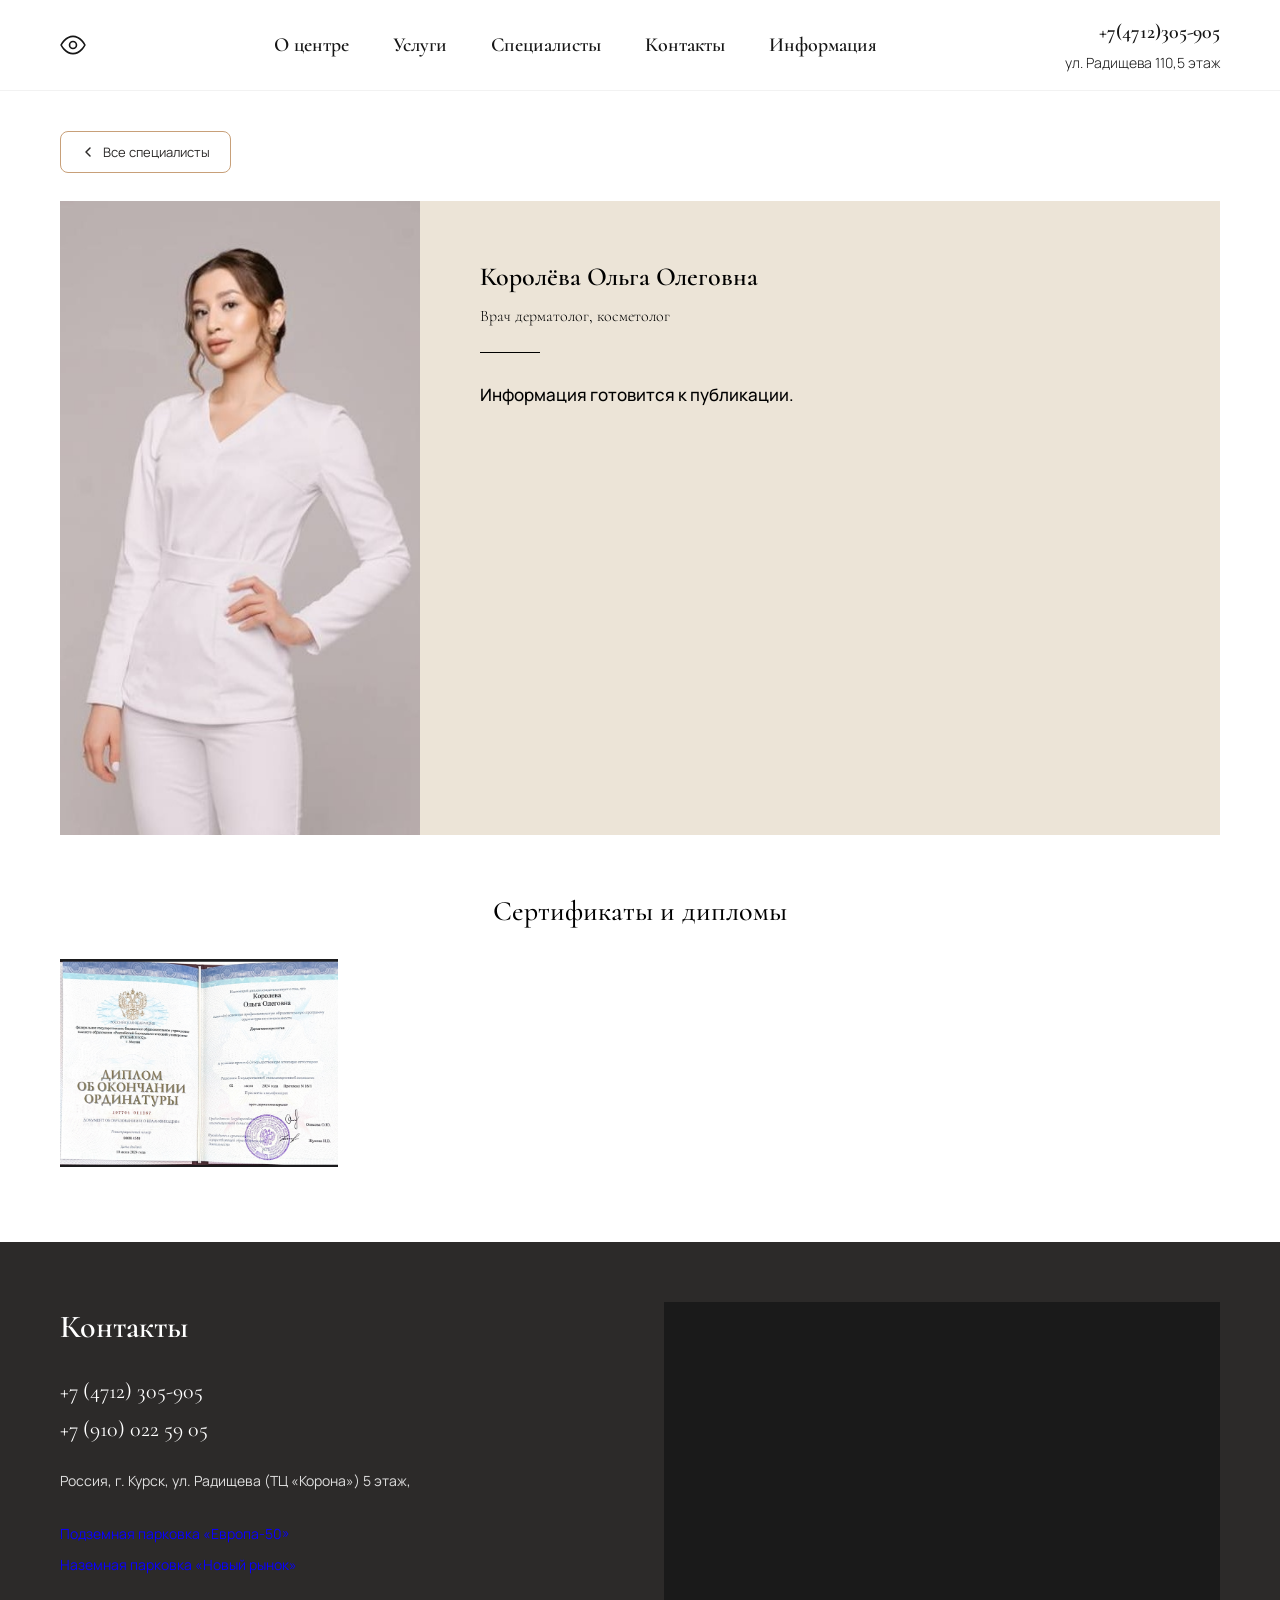
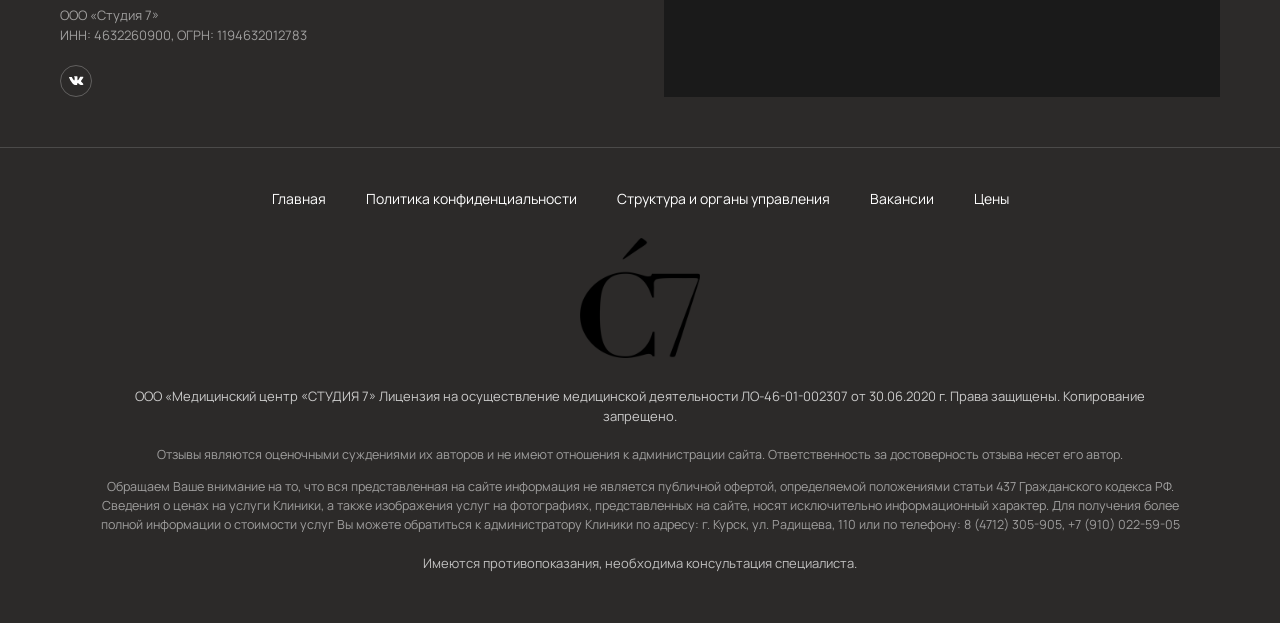
<file: doctors/koroleva.html>
<!DOCTYPE html>
<html lang="ru" class="no-js">
<head>
    <meta charset="UTF-8">
    <meta name="viewport" content="width=device-width, initial-scale=1.0">
    <title>Королёва Ольга Олеговна — S7 Kursk</title>
    <meta name="description" content="Королёва Ольга Олеговна, Врач дерматолог, косметолог. Клиника эстетической медицины S7 в Курске.">

    <link rel="preconnect" href="https://fonts.googleapis.com">
    <link rel="preconnect" href="https://fonts.gstatic.com" crossorigin>
    <link href="https://fonts.googleapis.com/css2?family=Cormorant:wght@400;500;600;700&family=Manrope:wght@300;400;500;600;700&display=swap" rel="stylesheet">

    <link rel="stylesheet" href="../css/style.css">
</head>
<body>

    <header class="site-header">
        <div class="container site-header__inner">
            <a href="../index.html#contacts" class="site-header__access" aria-label="Версия для слабовидящих">
                <svg width="26" height="26" viewBox="0 0 24 24" fill="none" stroke="currentColor" stroke-width="1.5" aria-hidden="true"><path d="M1 12s4-8 11-8 11 8 11 8-4 8-11 8S1 12 1 12z" stroke-linecap="round" stroke-linejoin="round"/><circle cx="12" cy="12" r="3.2"/></svg>
            </a>
            <nav class="site-header__nav" id="site-nav" aria-label="Главное меню">
                <a href="../index.html#about">О центре</a>
                <a href="../index.html#services">Услуги</a>
                <a href="../index.html#doctors">Специалисты</a>
                <a href="../index.html#contacts">Контакты</a>
                <a href="../index.html#contacts">Информация</a>
            </nav>
            <div class="site-header__contact">
                <a href="tel:+74712305905" class="site-header__phone">+7(4712)305-905</a>
                <span class="site-header__address">ул. Радищева 110,5 этаж</span>
            </div>
            <!-- Бургер-кнопка — видна только на мобиле -->
            <button type="button" class="site-header__burger" data-burger aria-label="Открыть меню" aria-expanded="false" aria-controls="site-nav">
                <span class="site-header__burger-line"></span>
                <span class="site-header__burger-line"></span>
                <span class="site-header__burger-line"></span>
            </button>
        </div>
    </header>

    <main>

        <section class="doctor-page">
            <div class="container">

                <a href="../index.html#doctors" class="doctor-page__back">
                    <svg width="14" height="14" viewBox="0 0 14 14" aria-hidden="true">
                        <path d="M9 3l-4 4 4 4" fill="none" stroke="currentColor" stroke-width="1.5" stroke-linecap="round" stroke-linejoin="round"/>
                    </svg>
                    Все специалисты
                </a>

                <div class="doctor-page__hero">
                    <div class="doctor-page__photo">
                        <img src="../assets/images/doctors/bio/koroleva.jpg" alt="Королёва Ольга Олеговна" loading="lazy">
                    </div>
                    <div class="doctor-page__info">
                        <h1 class="doctor-page__name">Королёва Ольга Олеговна</h1>
                        <p class="doctor-page__role">Врач дерматолог, косметолог</p>
                        <div class="doctor-page__divider"></div>

                        <!-- БИОГРАФИЯ
                             Источник: https://s7-kursk.ru/page117700866.html
                             Скопируй текст био со страницы оригинала и вставь
                             каждый абзац в отдельный <p>. -->
                        <div class="doctor-page__bio">
            <p>Информация готовится к публикации.</p>
        </div>
                    </div>
                </div>

                                <div class="doctor-page__certs">
                    <h2 class="doctor-page__certs-title">Сертификаты и дипломы</h2>
                    <div class="doctor-page__certs-grid">
                        <a class="doctor-page__cert" href="../assets/images/doctors/certs/koroleva-1.jpg" target="_blank">
                            <img src="../assets/images/doctors/certs/koroleva-1.jpg" alt="Сертификат 1" loading="lazy">
                        </a>
                    </div>
                </div>

            </div>
        </section>

    </main>

    <!-- FOOTER (общий со всем сайтом — копия из index.html) -->
    <footer class="footer" id="contacts">
        <div class="footer__row-contacts">
            <div class="container">
                <div class="footer__col-info">
                    <h2 class="footer__col-title">Контакты</h2>
                    <div class="footer__phones">
                        <a href="tel:+74712305905">+7 (4712) 305-905</a>
                        <a href="tel:+79100225905">+7 (910) 022 59 05</a>
                    </div>
                    <address class="footer__address">
                        <p>Россия, г. Курск, ул. Радищева (ТЦ «Корона») 5 этаж,</p>
                    </address>
                    <ul class="footer__parking">
                        <li><a href="#">Подземная парковка «Европа-50»</a></li>
                        <li><a href="#">Наземная парковка «Новый рынок»</a></li>
                    </ul>
                    <div class="footer__legal-info">
                        <p>ООО «Студия 7»<br>ИНН: 4632260900, ОГРН: 1194632012783</p>
                    </div>
                    <a class="footer__vk" href="https://vk.com/studio7kursk" target="_blank" rel="noopener" aria-label="ВКонтакте Studio 7 Курск">
                        <svg width="22" height="22" viewBox="0 0 24 24" fill="currentColor" aria-hidden="true"><path d="M12.785 16.241s.288-.032.435-.193c.135-.148.13-.426.13-.426s-.018-1.305.582-1.499c.59-.19 1.348 1.27 2.152 1.83.609.424 1.071.331 1.071.331l2.153-.03s1.125-.07.591-.96c-.043-.073-.31-.661-1.604-1.87-1.354-1.265-1.172-1.06.458-3.244.993-1.33 1.39-2.14 1.266-2.487-.118-.331-.85-.244-.85-.244l-2.421.015s-.18-.024-.313.057c-.13.079-.213.262-.213.262s-.385.96-.84 1.776c-.96 1.72-1.345 1.811-1.502 1.71-.365-.236-.273-1.04-.273-1.612 0-1.785.27-2.529-.526-2.722-.264-.064-.458-.106-1.134-.113-.866-.009-1.599.003-2.014.207-.276.135-.49.437-.36.454.16.022.524.099.717.363.249.34.24 1.105.24 1.105s.143 2.107-.335 2.367c-.328.18-.778-.187-1.633-1.667-.438-.758-.769-1.598-.769-1.598s-.064-.158-.191-.243c-.155-.103-.371-.135-.371-.135l-2.302.015s-.345.01-.473.16c-.113.135-.009.412-.009.412s1.804 4.23 3.847 6.359c1.873 1.953 4 1.824 4 1.824z"/></svg>
                    </a>
                </div>
                <div class="footer__map">
                    <iframe src="https://yandex.ru/map-widget/v1/?ll=36.183%2C51.737&z=16&pt=36.183%2C51.737" title="Карта" loading="lazy"></iframe>
                </div>
            </div>
        </div>
        <div class="footer__row-meta">
            <div class="container">
                <nav class="footer__nav" aria-label="Дополнительные ссылки">
                    <a href="../index.html#hero">Главная</a>
                    <a href="https://s7-kursk.ru/politika-konfidentsialnosti" target="_blank" rel="noopener">Политика конфиденциальности</a>
                    <a href="https://s7-kursk.ru/struktura-i-organy-upravleniya" target="_blank" rel="noopener">Структура и органы управления</a>
                    <a href="https://s7-kursk.ru/vakansii" target="_blank" rel="noopener">Вакансии</a>
                    <a href="../assets/prices.pdf" target="_blank" rel="noopener">Цены</a>
                </nav>
                <div class="footer__brand">
                    <img src="../assets/images/c7-logo.webp" alt="Клиника S7" class="footer__brand-img" width="120" height="120">
                </div>
                <p class="footer__license">ООО «Медицинский центр «СТУДИЯ 7» Лицензия на осуществление медицинской деятельности ЛО-46-01-002307 от 30.06.2020 г. Права защищены. Копирование запрещено.</p>
                <div class="footer__disclaimer-block">
                    <p>Отзывы являются оценочными суждениями их авторов и не имеют отношения к администрации сайта. Ответственность за достоверность отзыва несет его автор.</p>
                    <p>Обращаем Ваше внимание на то, что вся представленная на сайте информация не является публичной офертой, определяемой положениями статьи 437 Гражданского кодекса РФ. Сведения о ценах на услуги Клиники, а также изображения услуг на фотографиях, представленных на сайте, носят исключительно информационный характер. Для получения более полной информации о стоимости услуг Вы можете обратиться к администратору Клиники по адресу: г. Курск, ул. Радищева, 110 или по телефону: 8 (4712) 305-905, +7 (910) 022-59-05</p>
                </div>
                <p class="footer__warning">Имеются противопоказания, необходима консультация специалиста.</p>
            </div>
        </div>
    </footer>

</body>
</html>
</file>
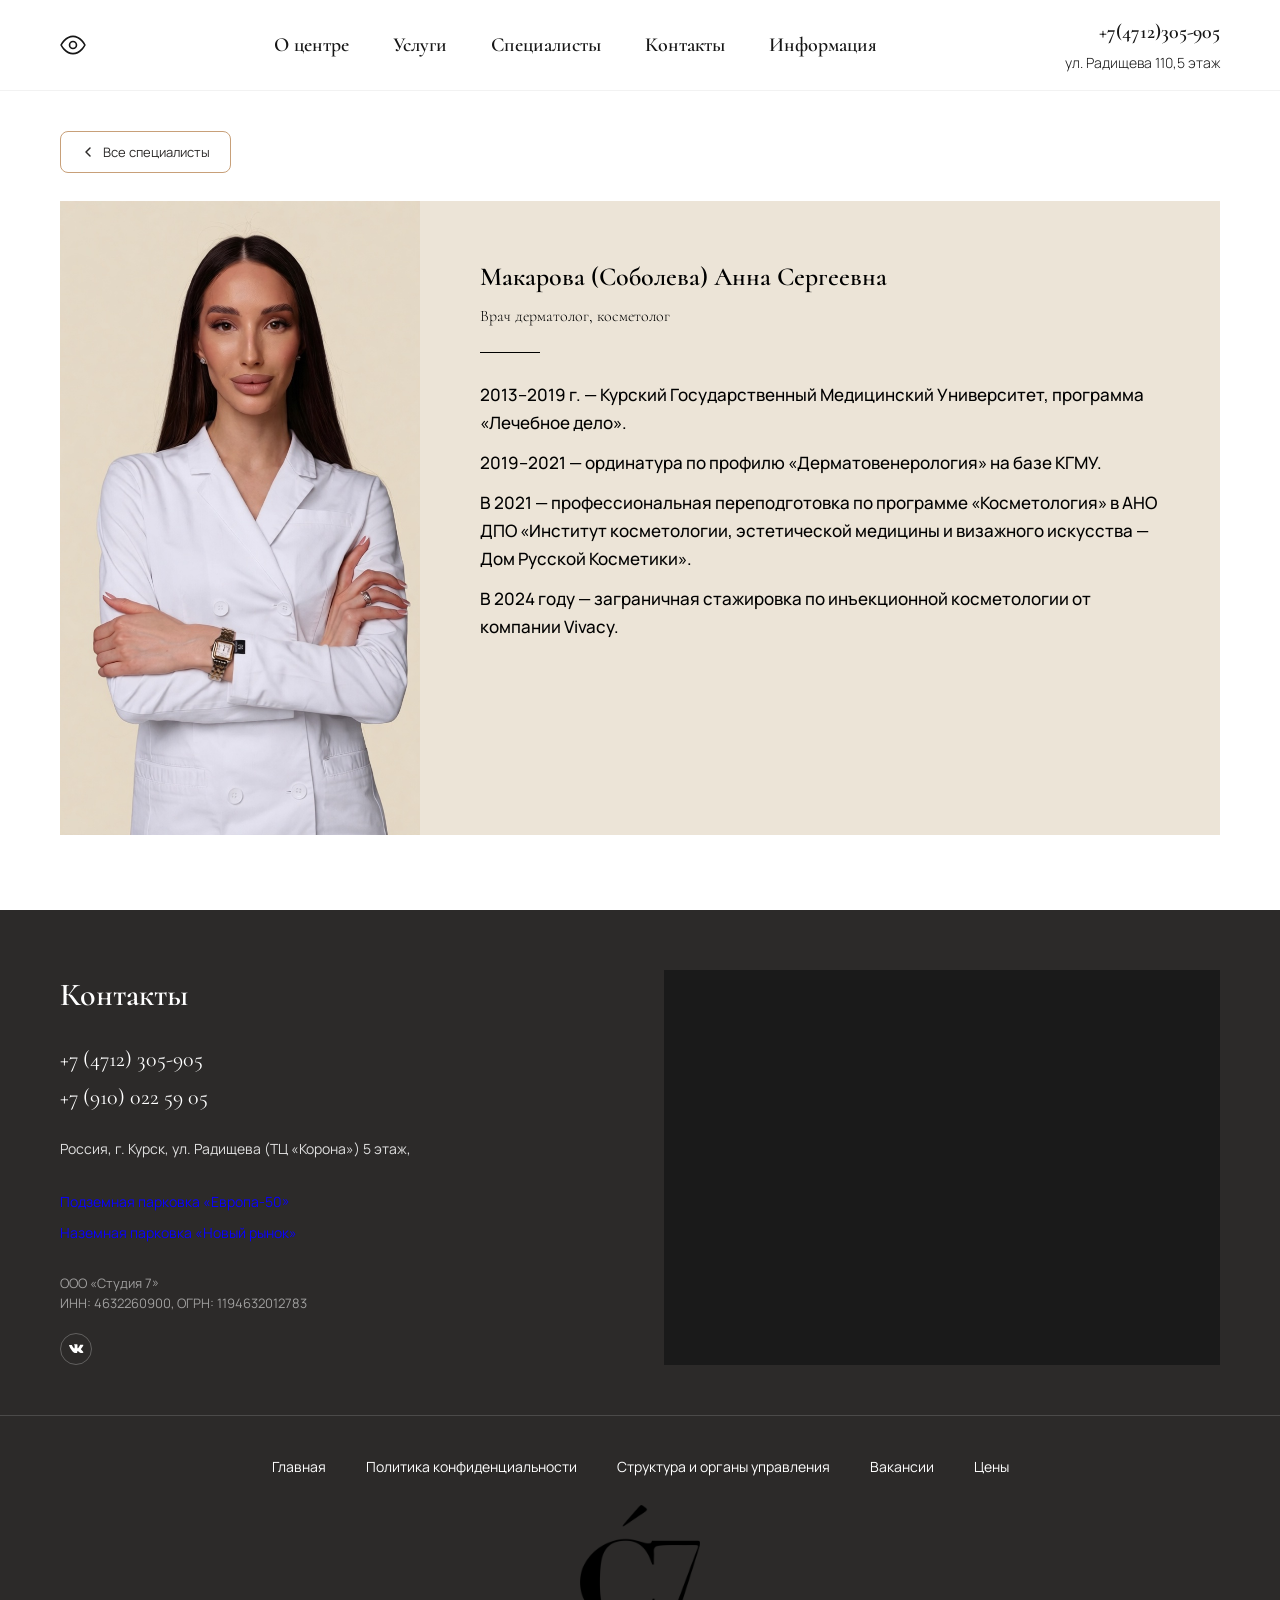
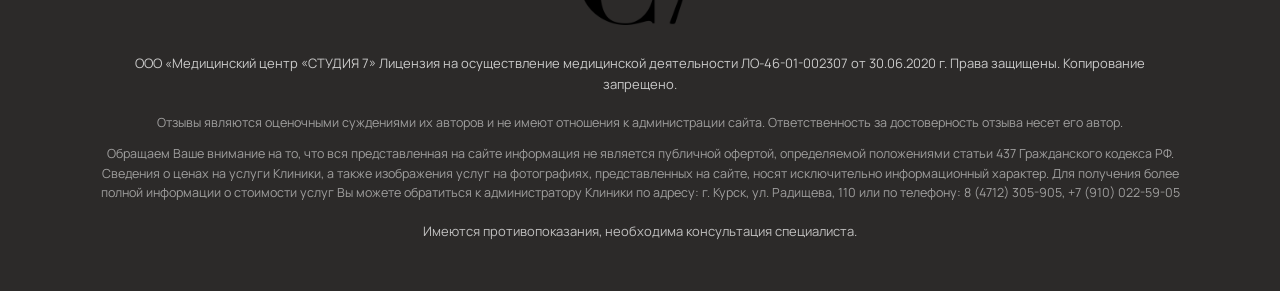
<file: doctors/makarova.html>
<!DOCTYPE html>
<html lang="ru" class="no-js">
<head>
    <meta charset="UTF-8">
    <meta name="viewport" content="width=device-width, initial-scale=1.0">
    <title>Макарова (Соболева) Анна Сергеевна — S7 Kursk</title>
    <meta name="description" content="Макарова (Соболева) Анна Сергеевна, Врач дерматолог, косметолог. Клиника эстетической медицины S7 в Курске.">

    <link rel="preconnect" href="https://fonts.googleapis.com">
    <link rel="preconnect" href="https://fonts.gstatic.com" crossorigin>
    <link href="https://fonts.googleapis.com/css2?family=Cormorant:wght@400;500;600;700&family=Manrope:wght@300;400;500;600;700&display=swap" rel="stylesheet">

    <link rel="stylesheet" href="../css/style.css">
</head>
<body>

    <header class="site-header">
        <div class="container site-header__inner">
            <a href="../index.html#contacts" class="site-header__access" aria-label="Версия для слабовидящих">
                <svg width="26" height="26" viewBox="0 0 24 24" fill="none" stroke="currentColor" stroke-width="1.5" aria-hidden="true"><path d="M1 12s4-8 11-8 11 8 11 8-4 8-11 8S1 12 1 12z" stroke-linecap="round" stroke-linejoin="round"/><circle cx="12" cy="12" r="3.2"/></svg>
            </a>
            <nav class="site-header__nav" id="site-nav" aria-label="Главное меню">
                <a href="../index.html#about">О центре</a>
                <a href="../index.html#services">Услуги</a>
                <a href="../index.html#doctors">Специалисты</a>
                <a href="../index.html#contacts">Контакты</a>
                <a href="../index.html#contacts">Информация</a>
            </nav>
            <div class="site-header__contact">
                <a href="tel:+74712305905" class="site-header__phone">+7(4712)305-905</a>
                <span class="site-header__address">ул. Радищева 110,5 этаж</span>
            </div>
            <!-- Бургер-кнопка — видна только на мобиле -->
            <button type="button" class="site-header__burger" data-burger aria-label="Открыть меню" aria-expanded="false" aria-controls="site-nav">
                <span class="site-header__burger-line"></span>
                <span class="site-header__burger-line"></span>
                <span class="site-header__burger-line"></span>
            </button>
        </div>
    </header>

    <main>

        <section class="doctor-page">
            <div class="container">

                <a href="../index.html#doctors" class="doctor-page__back">
                    <svg width="14" height="14" viewBox="0 0 14 14" aria-hidden="true">
                        <path d="M9 3l-4 4 4 4" fill="none" stroke="currentColor" stroke-width="1.5" stroke-linecap="round" stroke-linejoin="round"/>
                    </svg>
                    Все специалисты
                </a>

                <div class="doctor-page__hero">
                    <div class="doctor-page__photo">
                        <img src="../assets/images/doctors/bio/makarova.jpg" alt="Макарова (Соболева) Анна Сергеевна" loading="lazy">
                    </div>
                    <div class="doctor-page__info">
                        <h1 class="doctor-page__name">Макарова (Соболева) Анна Сергеевна</h1>
                        <p class="doctor-page__role">Врач дерматолог, косметолог</p>
                        <div class="doctor-page__divider"></div>

                        <!-- БИОГРАФИЯ
                             Источник: https://s7-kursk.ru/page117701386.html
                             Скопируй текст био со страницы оригинала и вставь
                             каждый абзац в отдельный <p>. -->
                        <div class="doctor-page__bio">
            <p>2013–2019&nbsp;г. — Курский Государственный Медицинский Университет, программа «Лечебное дело».</p>
            <p>2019–2021 — ординатура по профилю «Дерматовенерология» на базе КГМУ.</p>
            <p>В 2021 — профессиональная переподготовка по программе «Косметология» в АНО ДПО «Институт косметологии, эстетической медицины и визажного искусства — Дом Русской Косметики».</p>
            <p>В 2024&nbsp;году — заграничная стажировка по инъекционной косметологии от компании Vivacy.</p>
        </div>
                    </div>
                </div>

                <!-- Сертификаты у этого врача отсутствуют. -->

            </div>
        </section>

    </main>

    <!-- FOOTER (общий со всем сайтом — копия из index.html) -->
    <footer class="footer" id="contacts">
        <div class="footer__row-contacts">
            <div class="container">
                <div class="footer__col-info">
                    <h2 class="footer__col-title">Контакты</h2>
                    <div class="footer__phones">
                        <a href="tel:+74712305905">+7 (4712) 305-905</a>
                        <a href="tel:+79100225905">+7 (910) 022 59 05</a>
                    </div>
                    <address class="footer__address">
                        <p>Россия, г. Курск, ул. Радищева (ТЦ «Корона») 5 этаж,</p>
                    </address>
                    <ul class="footer__parking">
                        <li><a href="#">Подземная парковка «Европа-50»</a></li>
                        <li><a href="#">Наземная парковка «Новый рынок»</a></li>
                    </ul>
                    <div class="footer__legal-info">
                        <p>ООО «Студия 7»<br>ИНН: 4632260900, ОГРН: 1194632012783</p>
                    </div>
                    <a class="footer__vk" href="https://vk.com/studio7kursk" target="_blank" rel="noopener" aria-label="ВКонтакте Studio 7 Курск">
                        <svg width="22" height="22" viewBox="0 0 24 24" fill="currentColor" aria-hidden="true"><path d="M12.785 16.241s.288-.032.435-.193c.135-.148.13-.426.13-.426s-.018-1.305.582-1.499c.59-.19 1.348 1.27 2.152 1.83.609.424 1.071.331 1.071.331l2.153-.03s1.125-.07.591-.96c-.043-.073-.31-.661-1.604-1.87-1.354-1.265-1.172-1.06.458-3.244.993-1.33 1.39-2.14 1.266-2.487-.118-.331-.85-.244-.85-.244l-2.421.015s-.18-.024-.313.057c-.13.079-.213.262-.213.262s-.385.96-.84 1.776c-.96 1.72-1.345 1.811-1.502 1.71-.365-.236-.273-1.04-.273-1.612 0-1.785.27-2.529-.526-2.722-.264-.064-.458-.106-1.134-.113-.866-.009-1.599.003-2.014.207-.276.135-.49.437-.36.454.16.022.524.099.717.363.249.34.24 1.105.24 1.105s.143 2.107-.335 2.367c-.328.18-.778-.187-1.633-1.667-.438-.758-.769-1.598-.769-1.598s-.064-.158-.191-.243c-.155-.103-.371-.135-.371-.135l-2.302.015s-.345.01-.473.16c-.113.135-.009.412-.009.412s1.804 4.23 3.847 6.359c1.873 1.953 4 1.824 4 1.824z"/></svg>
                    </a>
                </div>
                <div class="footer__map">
                    <iframe src="https://yandex.ru/map-widget/v1/?ll=36.183%2C51.737&z=16&pt=36.183%2C51.737" title="Карта" loading="lazy"></iframe>
                </div>
            </div>
        </div>
        <div class="footer__row-meta">
            <div class="container">
                <nav class="footer__nav" aria-label="Дополнительные ссылки">
                    <a href="../index.html#hero">Главная</a>
                    <a href="https://s7-kursk.ru/politika-konfidentsialnosti" target="_blank" rel="noopener">Политика конфиденциальности</a>
                    <a href="https://s7-kursk.ru/struktura-i-organy-upravleniya" target="_blank" rel="noopener">Структура и органы управления</a>
                    <a href="https://s7-kursk.ru/vakansii" target="_blank" rel="noopener">Вакансии</a>
                    <a href="../assets/prices.pdf" target="_blank" rel="noopener">Цены</a>
                </nav>
                <div class="footer__brand">
                    <img src="../assets/images/c7-logo.webp" alt="Клиника S7" class="footer__brand-img" width="120" height="120">
                </div>
                <p class="footer__license">ООО «Медицинский центр «СТУДИЯ 7» Лицензия на осуществление медицинской деятельности ЛО-46-01-002307 от 30.06.2020 г. Права защищены. Копирование запрещено.</p>
                <div class="footer__disclaimer-block">
                    <p>Отзывы являются оценочными суждениями их авторов и не имеют отношения к администрации сайта. Ответственность за достоверность отзыва несет его автор.</p>
                    <p>Обращаем Ваше внимание на то, что вся представленная на сайте информация не является публичной офертой, определяемой положениями статьи 437 Гражданского кодекса РФ. Сведения о ценах на услуги Клиники, а также изображения услуг на фотографиях, представленных на сайте, носят исключительно информационный характер. Для получения более полной информации о стоимости услуг Вы можете обратиться к администратору Клиники по адресу: г. Курск, ул. Радищева, 110 или по телефону: 8 (4712) 305-905, +7 (910) 022-59-05</p>
                </div>
                <p class="footer__warning">Имеются противопоказания, необходима консультация специалиста.</p>
            </div>
        </div>
    </footer>

</body>
</html>
</file>
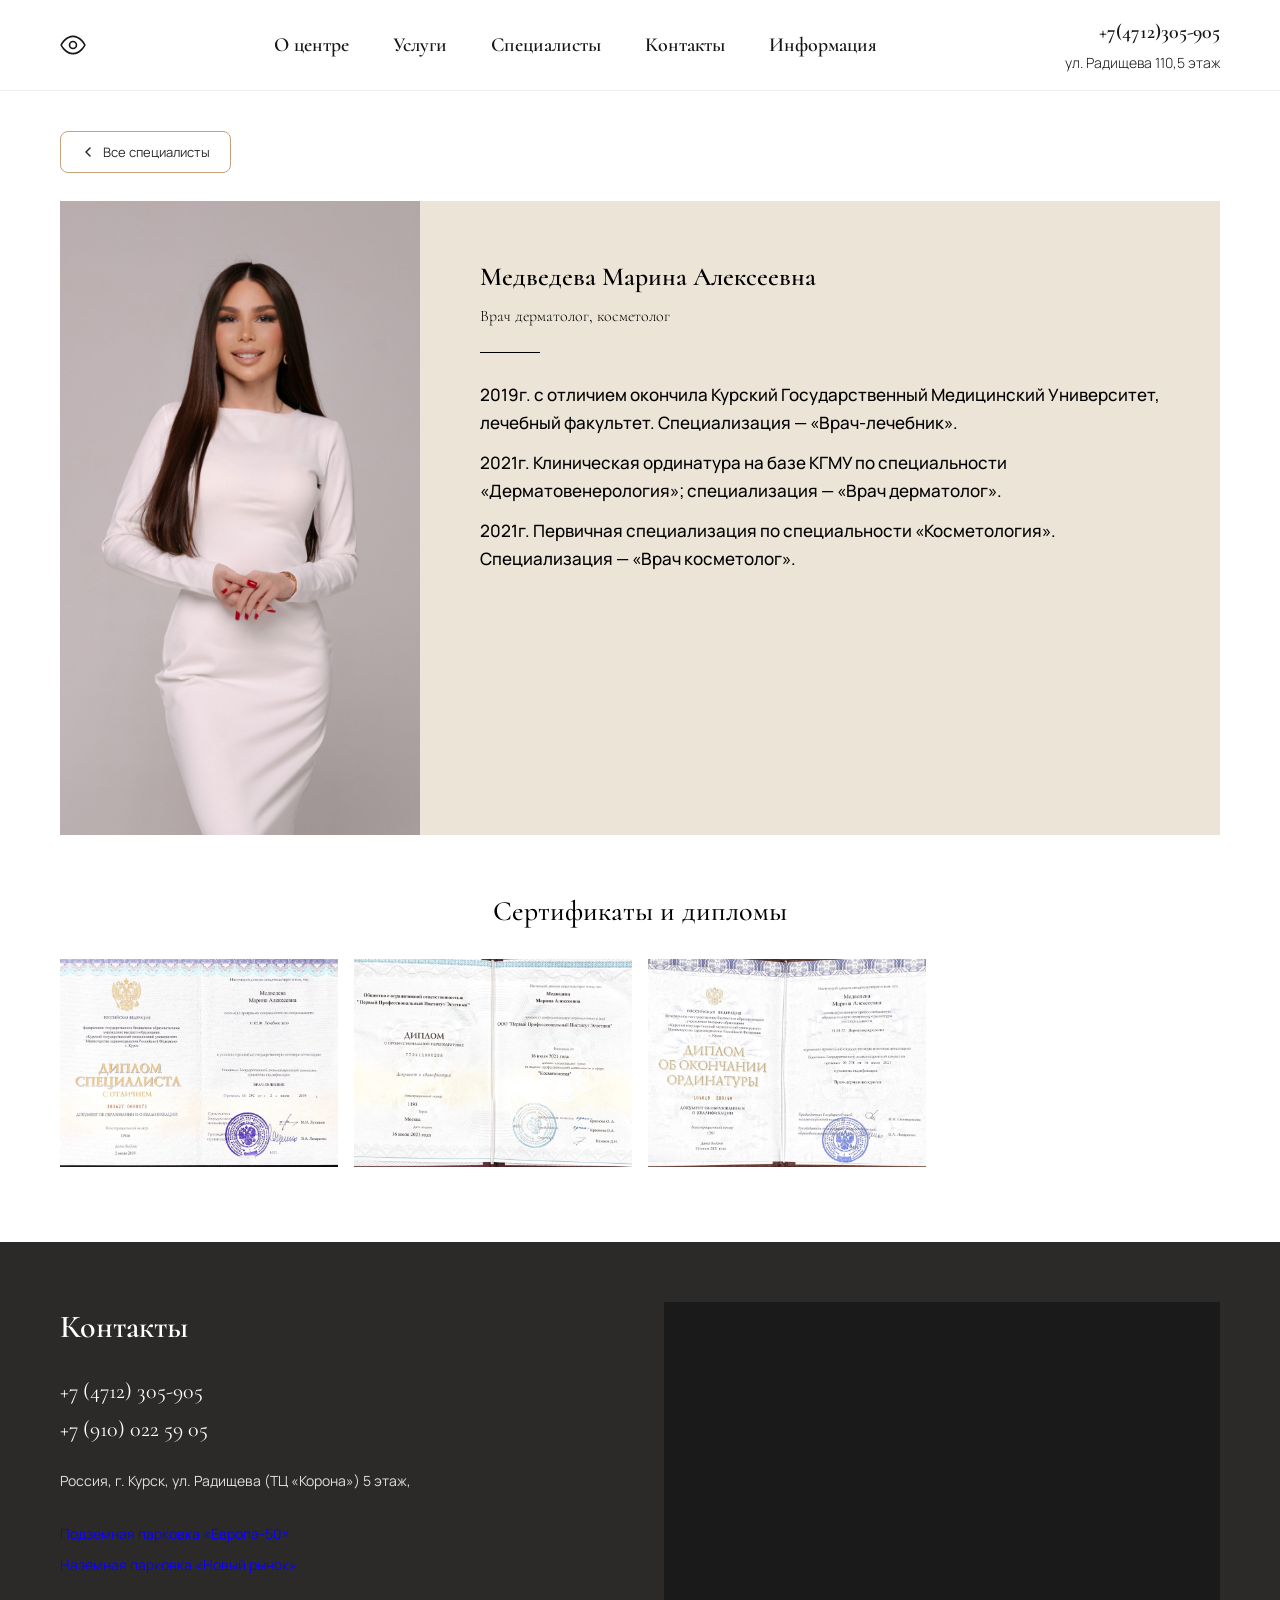
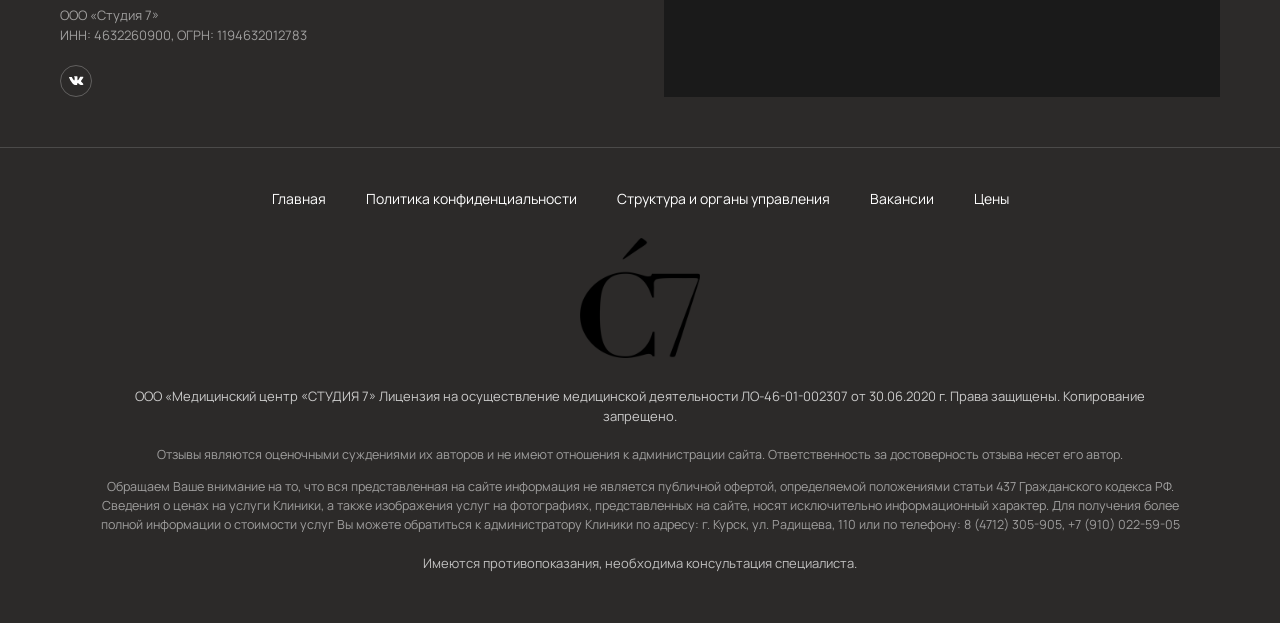
<file: doctors/medvedeva.html>
<!DOCTYPE html>
<html lang="ru" class="no-js">
<head>
    <meta charset="UTF-8">
    <meta name="viewport" content="width=device-width, initial-scale=1.0">
    <title>Медведева Марина Алексеевна — S7 Kursk</title>
    <meta name="description" content="Медведева Марина Алексеевна, Врач дерматолог, косметолог. Клиника эстетической медицины S7 в Курске.">

    <link rel="preconnect" href="https://fonts.googleapis.com">
    <link rel="preconnect" href="https://fonts.gstatic.com" crossorigin>
    <link href="https://fonts.googleapis.com/css2?family=Cormorant:wght@400;500;600;700&family=Manrope:wght@300;400;500;600;700&display=swap" rel="stylesheet">

    <link rel="stylesheet" href="../css/style.css">
</head>
<body>

    <header class="site-header">
        <div class="container site-header__inner">
            <a href="../index.html#contacts" class="site-header__access" aria-label="Версия для слабовидящих">
                <svg width="26" height="26" viewBox="0 0 24 24" fill="none" stroke="currentColor" stroke-width="1.5" aria-hidden="true"><path d="M1 12s4-8 11-8 11 8 11 8-4 8-11 8S1 12 1 12z" stroke-linecap="round" stroke-linejoin="round"/><circle cx="12" cy="12" r="3.2"/></svg>
            </a>
            <nav class="site-header__nav" id="site-nav" aria-label="Главное меню">
                <a href="../index.html#about">О центре</a>
                <a href="../index.html#services">Услуги</a>
                <a href="../index.html#doctors">Специалисты</a>
                <a href="../index.html#contacts">Контакты</a>
                <a href="../index.html#contacts">Информация</a>
            </nav>
            <div class="site-header__contact">
                <a href="tel:+74712305905" class="site-header__phone">+7(4712)305-905</a>
                <span class="site-header__address">ул. Радищева 110,5 этаж</span>
            </div>
            <!-- Бургер-кнопка — видна только на мобиле -->
            <button type="button" class="site-header__burger" data-burger aria-label="Открыть меню" aria-expanded="false" aria-controls="site-nav">
                <span class="site-header__burger-line"></span>
                <span class="site-header__burger-line"></span>
                <span class="site-header__burger-line"></span>
            </button>
        </div>
    </header>

    <main>

        <section class="doctor-page">
            <div class="container">

                <a href="../index.html#doctors" class="doctor-page__back">
                    <svg width="14" height="14" viewBox="0 0 14 14" aria-hidden="true">
                        <path d="M9 3l-4 4 4 4" fill="none" stroke="currentColor" stroke-width="1.5" stroke-linecap="round" stroke-linejoin="round"/>
                    </svg>
                    Все специалисты
                </a>

                <div class="doctor-page__hero">
                    <div class="doctor-page__photo">
                        <img src="../assets/images/doctors/bio/medvedeva.jpg" alt="Медведева Марина Алексеевна" loading="lazy">
                    </div>
                    <div class="doctor-page__info">
                        <h1 class="doctor-page__name">Медведева Марина Алексеевна</h1>
                        <p class="doctor-page__role">Врач дерматолог, косметолог</p>
                        <div class="doctor-page__divider"></div>

                        <!-- БИОГРАФИЯ
                             Источник: https://s7-kursk.ru/page117701396.html
                             Скопируй текст био со страницы оригинала и вставь
                             каждый абзац в отдельный <p>. -->
                        <div class="doctor-page__bio">
            <p>2019г. с отличием окончила Курский Государственный Медицинский Университет, лечебный факультет. Специализация — «Врач-лечебник».</p>
            <p>2021г. Клиническая ординатура на базе КГМУ по специальности «Дерматовенерология»; специализация — «Врач&nbsp;дерматолог».</p>
            <p>2021г. Первичная специализация по специальности «Косметология». Специализация — «Врач&nbsp;косметолог».</p>
        </div>
                    </div>
                </div>

                                <div class="doctor-page__certs">
                    <h2 class="doctor-page__certs-title">Сертификаты и дипломы</h2>
                    <div class="doctor-page__certs-grid">
                        <a class="doctor-page__cert" href="../assets/images/doctors/certs/medvedeva-1.jpg" target="_blank">
                            <img src="../assets/images/doctors/certs/medvedeva-1.jpg" alt="Сертификат 1" loading="lazy">
                        </a>
                        <a class="doctor-page__cert" href="../assets/images/doctors/certs/medvedeva-2.jpg" target="_blank">
                            <img src="../assets/images/doctors/certs/medvedeva-2.jpg" alt="Сертификат 2" loading="lazy">
                        </a>
                        <a class="doctor-page__cert" href="../assets/images/doctors/certs/medvedeva-3.jpg" target="_blank">
                            <img src="../assets/images/doctors/certs/medvedeva-3.jpg" alt="Сертификат 3" loading="lazy">
                        </a>
                    </div>
                </div>

            </div>
        </section>

    </main>

    <!-- FOOTER (общий со всем сайтом — копия из index.html) -->
    <footer class="footer" id="contacts">
        <div class="footer__row-contacts">
            <div class="container">
                <div class="footer__col-info">
                    <h2 class="footer__col-title">Контакты</h2>
                    <div class="footer__phones">
                        <a href="tel:+74712305905">+7 (4712) 305-905</a>
                        <a href="tel:+79100225905">+7 (910) 022 59 05</a>
                    </div>
                    <address class="footer__address">
                        <p>Россия, г. Курск, ул. Радищева (ТЦ «Корона») 5 этаж,</p>
                    </address>
                    <ul class="footer__parking">
                        <li><a href="#">Подземная парковка «Европа-50»</a></li>
                        <li><a href="#">Наземная парковка «Новый рынок»</a></li>
                    </ul>
                    <div class="footer__legal-info">
                        <p>ООО «Студия 7»<br>ИНН: 4632260900, ОГРН: 1194632012783</p>
                    </div>
                    <a class="footer__vk" href="https://vk.com/studio7kursk" target="_blank" rel="noopener" aria-label="ВКонтакте Studio 7 Курск">
                        <svg width="22" height="22" viewBox="0 0 24 24" fill="currentColor" aria-hidden="true"><path d="M12.785 16.241s.288-.032.435-.193c.135-.148.13-.426.13-.426s-.018-1.305.582-1.499c.59-.19 1.348 1.27 2.152 1.83.609.424 1.071.331 1.071.331l2.153-.03s1.125-.07.591-.96c-.043-.073-.31-.661-1.604-1.87-1.354-1.265-1.172-1.06.458-3.244.993-1.33 1.39-2.14 1.266-2.487-.118-.331-.85-.244-.85-.244l-2.421.015s-.18-.024-.313.057c-.13.079-.213.262-.213.262s-.385.96-.84 1.776c-.96 1.72-1.345 1.811-1.502 1.71-.365-.236-.273-1.04-.273-1.612 0-1.785.27-2.529-.526-2.722-.264-.064-.458-.106-1.134-.113-.866-.009-1.599.003-2.014.207-.276.135-.49.437-.36.454.16.022.524.099.717.363.249.34.24 1.105.24 1.105s.143 2.107-.335 2.367c-.328.18-.778-.187-1.633-1.667-.438-.758-.769-1.598-.769-1.598s-.064-.158-.191-.243c-.155-.103-.371-.135-.371-.135l-2.302.015s-.345.01-.473.16c-.113.135-.009.412-.009.412s1.804 4.23 3.847 6.359c1.873 1.953 4 1.824 4 1.824z"/></svg>
                    </a>
                </div>
                <div class="footer__map">
                    <iframe src="https://yandex.ru/map-widget/v1/?ll=36.183%2C51.737&z=16&pt=36.183%2C51.737" title="Карта" loading="lazy"></iframe>
                </div>
            </div>
        </div>
        <div class="footer__row-meta">
            <div class="container">
                <nav class="footer__nav" aria-label="Дополнительные ссылки">
                    <a href="../index.html#hero">Главная</a>
                    <a href="https://s7-kursk.ru/politika-konfidentsialnosti" target="_blank" rel="noopener">Политика конфиденциальности</a>
                    <a href="https://s7-kursk.ru/struktura-i-organy-upravleniya" target="_blank" rel="noopener">Структура и органы управления</a>
                    <a href="https://s7-kursk.ru/vakansii" target="_blank" rel="noopener">Вакансии</a>
                    <a href="../assets/prices.pdf" target="_blank" rel="noopener">Цены</a>
                </nav>
                <div class="footer__brand">
                    <img src="../assets/images/c7-logo.webp" alt="Клиника S7" class="footer__brand-img" width="120" height="120">
                </div>
                <p class="footer__license">ООО «Медицинский центр «СТУДИЯ 7» Лицензия на осуществление медицинской деятельности ЛО-46-01-002307 от 30.06.2020 г. Права защищены. Копирование запрещено.</p>
                <div class="footer__disclaimer-block">
                    <p>Отзывы являются оценочными суждениями их авторов и не имеют отношения к администрации сайта. Ответственность за достоверность отзыва несет его автор.</p>
                    <p>Обращаем Ваше внимание на то, что вся представленная на сайте информация не является публичной офертой, определяемой положениями статьи 437 Гражданского кодекса РФ. Сведения о ценах на услуги Клиники, а также изображения услуг на фотографиях, представленных на сайте, носят исключительно информационный характер. Для получения более полной информации о стоимости услуг Вы можете обратиться к администратору Клиники по адресу: г. Курск, ул. Радищева, 110 или по телефону: 8 (4712) 305-905, +7 (910) 022-59-05</p>
                </div>
                <p class="footer__warning">Имеются противопоказания, необходима консультация специалиста.</p>
            </div>
        </div>
    </footer>

</body>
</html>
</file>
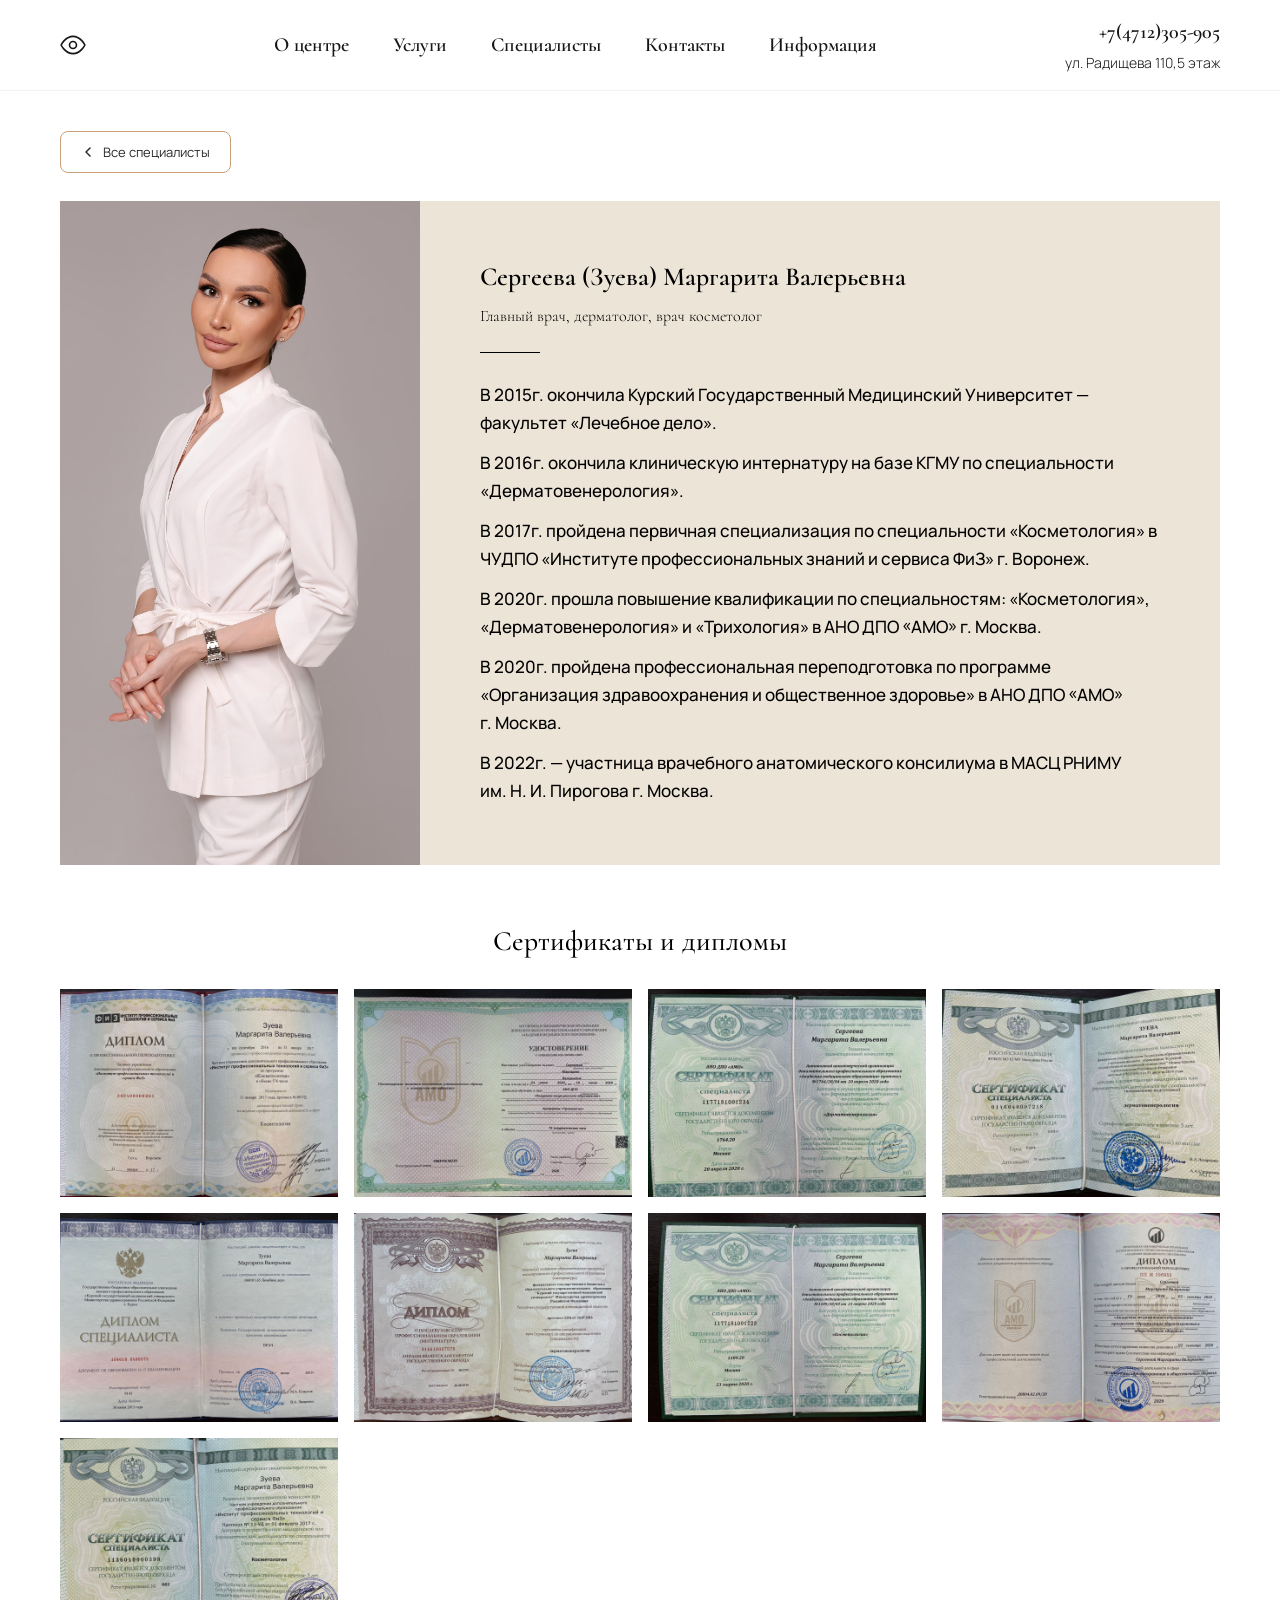
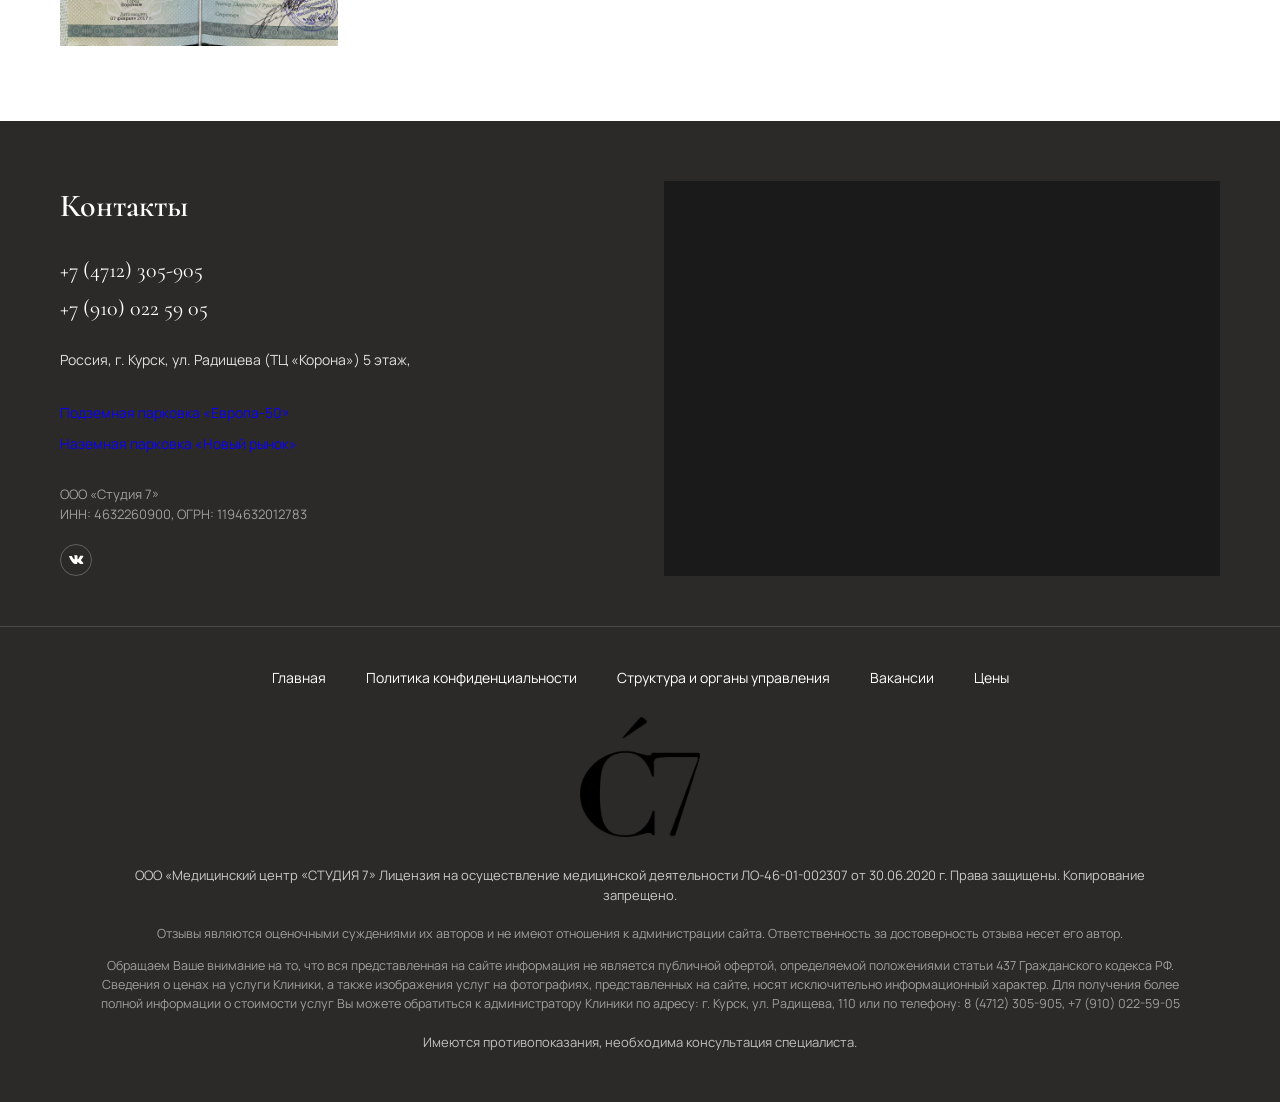
<file: doctors/sergeeva.html>
<!DOCTYPE html>
<html lang="ru" class="no-js">
<head>
    <meta charset="UTF-8">
    <meta name="viewport" content="width=device-width, initial-scale=1.0">
    <title>Сергеева (Зуева) Маргарита Валерьевна — S7 Kursk</title>
    <meta name="description" content="Сергеева (Зуева) Маргарита Валерьевна, Главный врач, дерматолог, врач косметолог. Клиника эстетической медицины S7 в Курске.">

    <link rel="preconnect" href="https://fonts.googleapis.com">
    <link rel="preconnect" href="https://fonts.gstatic.com" crossorigin>
    <link href="https://fonts.googleapis.com/css2?family=Cormorant:wght@400;500;600;700&family=Manrope:wght@300;400;500;600;700&display=swap" rel="stylesheet">

    <link rel="stylesheet" href="../css/style.css">
</head>
<body>

    <header class="site-header">
        <div class="container site-header__inner">
            <a href="../index.html#contacts" class="site-header__access" aria-label="Версия для слабовидящих">
                <svg width="26" height="26" viewBox="0 0 24 24" fill="none" stroke="currentColor" stroke-width="1.5" aria-hidden="true"><path d="M1 12s4-8 11-8 11 8 11 8-4 8-11 8S1 12 1 12z" stroke-linecap="round" stroke-linejoin="round"/><circle cx="12" cy="12" r="3.2"/></svg>
            </a>
            <nav class="site-header__nav" id="site-nav" aria-label="Главное меню">
                <a href="../index.html#about">О центре</a>
                <a href="../index.html#services">Услуги</a>
                <a href="../index.html#doctors">Специалисты</a>
                <a href="../index.html#contacts">Контакты</a>
                <a href="../index.html#contacts">Информация</a>
            </nav>
            <div class="site-header__contact">
                <a href="tel:+74712305905" class="site-header__phone">+7(4712)305-905</a>
                <span class="site-header__address">ул. Радищева 110,5 этаж</span>
            </div>
            <!-- Бургер-кнопка — видна только на мобиле -->
            <button type="button" class="site-header__burger" data-burger aria-label="Открыть меню" aria-expanded="false" aria-controls="site-nav">
                <span class="site-header__burger-line"></span>
                <span class="site-header__burger-line"></span>
                <span class="site-header__burger-line"></span>
            </button>
        </div>
    </header>

    <main>

        <section class="doctor-page">
            <div class="container">

                <a href="../index.html#doctors" class="doctor-page__back">
                    <svg width="14" height="14" viewBox="0 0 14 14" aria-hidden="true">
                        <path d="M9 3l-4 4 4 4" fill="none" stroke="currentColor" stroke-width="1.5" stroke-linecap="round" stroke-linejoin="round"/>
                    </svg>
                    Все специалисты
                </a>

                <div class="doctor-page__hero">
                    <div class="doctor-page__photo">
                        <img src="../assets/images/doctors/bio/sergeeva.jpg" alt="Сергеева (Зуева) Маргарита Валерьевна" loading="lazy">
                    </div>
                    <div class="doctor-page__info">
                        <h1 class="doctor-page__name">Сергеева (Зуева) Маргарита Валерьевна</h1>
                        <p class="doctor-page__role">Главный врач, дерматолог, врач косметолог</p>
                        <div class="doctor-page__divider"></div>

                        <!-- БИОГРАФИЯ
                             Источник: https://s7-kursk.ru/page117701446.html
                             Скопируй текст био со страницы оригинала и вставь
                             каждый абзац в отдельный <p>. -->
                        <div class="doctor-page__bio">
            <p>В 2015г. окончила Курский Государственный Медицинский Университет — факультет «Лечебное дело».</p>
            <p>В 2016г. окончила клиническую интернатуру на базе КГМУ по специальности «Дерматовенерология».</p>
            <p>В 2017г. пройдена первичная специализация по специальности «Косметология» в ЧУДПО «Институте профессиональных знаний и сервиса ФиЗ» г.&nbsp;Воронеж.</p>
            <p>В 2020г. прошла повышение квалификации по специальностям: «Косметология», «Дерматовенерология» и «Трихология» в АНО ДПО «АМО» г.&nbsp;Москва.</p>
            <p>В 2020г. пройдена профессиональная переподготовка по программе «Организация здравоохранения и общественное здоровье» в АНО ДПО «АМО» г.&nbsp;Москва.</p>
            <p>В 2022г. — участница врачебного анатомического консилиума в МАСЦ РНИМУ им.&nbsp;Н.&nbsp;И.&nbsp;Пирогова г.&nbsp;Москва.</p>
        </div>
                    </div>
                </div>

                                <div class="doctor-page__certs">
                    <h2 class="doctor-page__certs-title">Сертификаты и дипломы</h2>
                    <div class="doctor-page__certs-grid">
                        <a class="doctor-page__cert" href="../assets/images/doctors/certs/sergeeva-1.jpg" target="_blank">
                            <img src="../assets/images/doctors/certs/sergeeva-1.jpg" alt="Сертификат 1" loading="lazy">
                        </a>
                        <a class="doctor-page__cert" href="../assets/images/doctors/certs/sergeeva-2.jpg" target="_blank">
                            <img src="../assets/images/doctors/certs/sergeeva-2.jpg" alt="Сертификат 2" loading="lazy">
                        </a>
                        <a class="doctor-page__cert" href="../assets/images/doctors/certs/sergeeva-3.jpg" target="_blank">
                            <img src="../assets/images/doctors/certs/sergeeva-3.jpg" alt="Сертификат 3" loading="lazy">
                        </a>
                        <a class="doctor-page__cert" href="../assets/images/doctors/certs/sergeeva-4.jpg" target="_blank">
                            <img src="../assets/images/doctors/certs/sergeeva-4.jpg" alt="Сертификат 4" loading="lazy">
                        </a>
                        <a class="doctor-page__cert" href="../assets/images/doctors/certs/sergeeva-5.jpg" target="_blank">
                            <img src="../assets/images/doctors/certs/sergeeva-5.jpg" alt="Сертификат 5" loading="lazy">
                        </a>
                        <a class="doctor-page__cert" href="../assets/images/doctors/certs/sergeeva-6.jpg" target="_blank">
                            <img src="../assets/images/doctors/certs/sergeeva-6.jpg" alt="Сертификат 6" loading="lazy">
                        </a>
                        <a class="doctor-page__cert" href="../assets/images/doctors/certs/sergeeva-7.jpg" target="_blank">
                            <img src="../assets/images/doctors/certs/sergeeva-7.jpg" alt="Сертификат 7" loading="lazy">
                        </a>
                        <a class="doctor-page__cert" href="../assets/images/doctors/certs/sergeeva-8.jpg" target="_blank">
                            <img src="../assets/images/doctors/certs/sergeeva-8.jpg" alt="Сертификат 8" loading="lazy">
                        </a>
                        <a class="doctor-page__cert" href="../assets/images/doctors/certs/sergeeva-9.jpg" target="_blank">
                            <img src="../assets/images/doctors/certs/sergeeva-9.jpg" alt="Сертификат 9" loading="lazy">
                        </a>
                    </div>
                </div>

            </div>
        </section>

    </main>

    <!-- FOOTER (общий со всем сайтом — копия из index.html) -->
    <footer class="footer" id="contacts">
        <div class="footer__row-contacts">
            <div class="container">
                <div class="footer__col-info">
                    <h2 class="footer__col-title">Контакты</h2>
                    <div class="footer__phones">
                        <a href="tel:+74712305905">+7 (4712) 305-905</a>
                        <a href="tel:+79100225905">+7 (910) 022 59 05</a>
                    </div>
                    <address class="footer__address">
                        <p>Россия, г. Курск, ул. Радищева (ТЦ «Корона») 5 этаж,</p>
                    </address>
                    <ul class="footer__parking">
                        <li><a href="#">Подземная парковка «Европа-50»</a></li>
                        <li><a href="#">Наземная парковка «Новый рынок»</a></li>
                    </ul>
                    <div class="footer__legal-info">
                        <p>ООО «Студия 7»<br>ИНН: 4632260900, ОГРН: 1194632012783</p>
                    </div>
                    <a class="footer__vk" href="https://vk.com/studio7kursk" target="_blank" rel="noopener" aria-label="ВКонтакте Studio 7 Курск">
                        <svg width="22" height="22" viewBox="0 0 24 24" fill="currentColor" aria-hidden="true"><path d="M12.785 16.241s.288-.032.435-.193c.135-.148.13-.426.13-.426s-.018-1.305.582-1.499c.59-.19 1.348 1.27 2.152 1.83.609.424 1.071.331 1.071.331l2.153-.03s1.125-.07.591-.96c-.043-.073-.31-.661-1.604-1.87-1.354-1.265-1.172-1.06.458-3.244.993-1.33 1.39-2.14 1.266-2.487-.118-.331-.85-.244-.85-.244l-2.421.015s-.18-.024-.313.057c-.13.079-.213.262-.213.262s-.385.96-.84 1.776c-.96 1.72-1.345 1.811-1.502 1.71-.365-.236-.273-1.04-.273-1.612 0-1.785.27-2.529-.526-2.722-.264-.064-.458-.106-1.134-.113-.866-.009-1.599.003-2.014.207-.276.135-.49.437-.36.454.16.022.524.099.717.363.249.34.24 1.105.24 1.105s.143 2.107-.335 2.367c-.328.18-.778-.187-1.633-1.667-.438-.758-.769-1.598-.769-1.598s-.064-.158-.191-.243c-.155-.103-.371-.135-.371-.135l-2.302.015s-.345.01-.473.16c-.113.135-.009.412-.009.412s1.804 4.23 3.847 6.359c1.873 1.953 4 1.824 4 1.824z"/></svg>
                    </a>
                </div>
                <div class="footer__map">
                    <iframe src="https://yandex.ru/map-widget/v1/?ll=36.183%2C51.737&z=16&pt=36.183%2C51.737" title="Карта" loading="lazy"></iframe>
                </div>
            </div>
        </div>
        <div class="footer__row-meta">
            <div class="container">
                <nav class="footer__nav" aria-label="Дополнительные ссылки">
                    <a href="../index.html#hero">Главная</a>
                    <a href="https://s7-kursk.ru/politika-konfidentsialnosti" target="_blank" rel="noopener">Политика конфиденциальности</a>
                    <a href="https://s7-kursk.ru/struktura-i-organy-upravleniya" target="_blank" rel="noopener">Структура и органы управления</a>
                    <a href="https://s7-kursk.ru/vakansii" target="_blank" rel="noopener">Вакансии</a>
                    <a href="../assets/prices.pdf" target="_blank" rel="noopener">Цены</a>
                </nav>
                <div class="footer__brand">
                    <img src="../assets/images/c7-logo.webp" alt="Клиника S7" class="footer__brand-img" width="120" height="120">
                </div>
                <p class="footer__license">ООО «Медицинский центр «СТУДИЯ 7» Лицензия на осуществление медицинской деятельности ЛО-46-01-002307 от 30.06.2020 г. Права защищены. Копирование запрещено.</p>
                <div class="footer__disclaimer-block">
                    <p>Отзывы являются оценочными суждениями их авторов и не имеют отношения к администрации сайта. Ответственность за достоверность отзыва несет его автор.</p>
                    <p>Обращаем Ваше внимание на то, что вся представленная на сайте информация не является публичной офертой, определяемой положениями статьи 437 Гражданского кодекса РФ. Сведения о ценах на услуги Клиники, а также изображения услуг на фотографиях, представленных на сайте, носят исключительно информационный характер. Для получения более полной информации о стоимости услуг Вы можете обратиться к администратору Клиники по адресу: г. Курск, ул. Радищева, 110 или по телефону: 8 (4712) 305-905, +7 (910) 022-59-05</p>
                </div>
                <p class="footer__warning">Имеются противопоказания, необходима консультация специалиста.</p>
            </div>
        </div>
    </footer>

</body>
</html>
</file>
<file: css/style.css>
/* ============================================================
   S7 Kursk — клиника эстетической медицины
   Стили блоков «Оборудование» и «Footer» — 1:1 с оригиналом s7-kursk.ru
   + общая база (reset, переменные, контейнер)
   ============================================================ */

/* ---------- 1. Переменные ---------- */

:root {
    /* Цвета — снято с оригинала */
    --color-bg:           #ffffff;
    --color-text:         #000000;
    --color-text-muted:   #4a4a4a;
    --color-link:         #0a00ff;          /* синие ссылки парковок */
    --color-footer-bg:    #2c2a29;          /* основной тон тёмного футера */
    --color-footer-text:  #ffffff;
    --color-footer-muted: rgba(255,255,255,.7);
    --color-footer-divider:rgba(255,255,255,.15);

    /* Типографика — две гарнитуры, как в Tilda:
       serif Cormorant для заголовков, sans-serif Manrope для тела. */
    --font-serif:  'Cormorant', 'Times New Roman', Times, serif;
    --font-body:   'Manrope', -apple-system, BlinkMacSystemFont, 'Segoe UI', Roboto, sans-serif;
    --font-sans:   'Manrope', -apple-system, BlinkMacSystemFont, 'Segoe UI', Roboto, sans-serif;
    --font-base:   var(--font-body);

    /* Размеры */
    --container-max: 1200px;
    --container-pad: 20px;

    /* Анимации */
    --ease: cubic-bezier(.4, 0, .2, 1);
}

*,
*::before,
*::after { box-sizing: border-box; }

html { -webkit-text-size-adjust: 100%; scroll-behavior: smooth; }

body {
    margin: 0;
    font-family: var(--font-body);
    font-size: 16px;
    line-height: 1.55;
    color: var(--color-text);
    background: var(--color-bg);
    -webkit-font-smoothing: antialiased;
    -moz-osx-font-smoothing: grayscale;
}

img { max-width: 100%; height: auto; display: block; }
a   { color: inherit; text-decoration: none; transition: color .2s var(--ease); }
button { font-family: inherit; cursor: pointer; }
h1, h2, h3, h4 { margin: 0; }
p { margin: 0 0 1em; }
ul { list-style: none; padding: 0; margin: 0; }

.container {
    width: 100%;
    max-width: var(--container-max);
    margin: 0 auto;
    padding: 0 var(--container-pad);
}

/* ----- Появление контента при скролле (как у Tilda) ----- */
.reveal {
    opacity: 0;
    transform: translateY(40px);
    transition:
        opacity .9s var(--ease),
        transform .9s var(--ease);
    will-change: opacity, transform;
}
.reveal.is-visible {
    opacity: 1;
    transform: translateY(0);
}
/* Если JS не загрузился — показываем сразу */
.no-js .reveal { opacity: 1; transform: none; }

/* ============================================================
   ХЕДЕР — фиксированный верх 1:1 с s7-kursk.ru
   ============================================================ */
.site-header {
    position: relative;
    background: #fff;
    border-bottom: 1px solid rgba(0,0,0,.05);
    z-index: 100;
}

/* ── Бургер-кнопка (только мобила) ─────────────────────── */
.site-header__burger {
    display: none;
    flex-direction: column;
    justify-content: center;
    align-items: center;
    width: 36px;
    height: 36px;
    padding: 0;
    background: transparent;
    border: none;
    cursor: pointer;
    z-index: 200;
    gap: 5px;
}
.site-header__burger-line {
    display: block;
    width: 22px;
    height: 2px;
    background: #1a1a1a;
    border-radius: 2px;
    transition: transform .3s var(--ease), opacity .25s var(--ease);
}
/* Анимация в «X» */
.is-menu-open .site-header__burger-line:nth-child(1) {
    transform: translateY(7px) rotate(45deg);
}
.is-menu-open .site-header__burger-line:nth-child(2) {
    opacity: 0;
}
.is-menu-open .site-header__burger-line:nth-child(3) {
    transform: translateY(-7px) rotate(-45deg);
}
.site-header__inner {
    display: flex;
    align-items: center;
    justify-content: space-between;
    gap: 28px;
    height: 90px;
    padding: 0 var(--container-pad);
    max-width: var(--container-max);
    margin: 0 auto;
}
.site-header__access {
    display: inline-flex;
    align-items: center;
    gap: 8px;
    color: #161616;
    font-family: var(--font-body);
    font-size: 11px;
    line-height: 1.15;
    text-transform: uppercase;
    letter-spacing: 0.02em;
    flex: 0 0 auto;
}
.site-header__access svg { flex: 0 0 auto; }
.site-header__access span { display: inline-block; max-width: 80px; }

.site-header__nav {
    display: flex;
    align-items: center;
    gap: 44px;
    flex: 1 1 auto;
    justify-content: center;
}
.site-header__nav a {
    font-family: var(--font-serif);
    font-size: 20px;
    font-weight: 600;
    color: #161616;
    transition: color .2s var(--ease);
}
.site-header__nav a:hover { color: #c8a079; }

.site-header__contact {
    display: flex;
    flex-direction: column;
    align-items: flex-end;
    gap: 4px;
    flex: 0 0 auto;
}
.site-header__phone {
    font-family: var(--font-serif);
    font-size: 20px;
    font-weight: 600;
    color: #161616;
    transition: color .2s var(--ease);
}
.site-header__phone:hover { color: #c8a079; }
.site-header__address {
    font-family: var(--font-body);
    font-size: 14px;
    font-weight: 300;
    color: #161616;
}

/* ============================================================
   ПЕРВЫЙ ЭКРАН (ТЗ п.1) — fullscreen hero
   Тёплый таупе-фон, по центру — стилизованный логотип «С7»
   и подзаголовок «КЛИНИКА ЭСТЕТИЧЕСКОЙ МЕДИЦИНЫ».
   ============================================================ */
.hero {
    position: relative;
    width: 100%;
    height: 100vh;
    min-height: 560px;
    background: #8e857d; /* fallback пока видео грузится */
    display: flex;
    align-items: center;
    justify-content: center;
    overflow: hidden;
}

/* Видео-фон через Vimeo iframe (ID 1061358748).
   Iframe растянут на весь hero, кликабельность отключена,
   videо обрезается под cover через scale + transform-origin. */
.hero__video {
    position: absolute;
    inset: 0;
    overflow: hidden;
    pointer-events: none;
    z-index: 0;
}
.hero__video-frame {
    position: absolute;
    top: 50%;
    left: 50%;
    /* Растягиваем iframe больше viewport, чтобы 16:9 видео полностью покрыло hero (cover). */
    width: 177.78vh;        /* 16:9: ширина = высота * 16/9 */
    height: 56.25vw;        /* 9:16: высота = ширина * 9/16 */
    min-width: 100%;
    min-height: 100%;
    transform: translate(-50%, -50%);
    border: 0;
    pointer-events: none;
    /* Пока iframe не загрузился — он невидим, чтобы не светить чёрной заливкой Vimeo-плеера.
       Класс .is-ready ставится из JS, когда плеер реально начал играть. */
    opacity: 0;
    transition: opacity .6s ease-out;
    /* Лёгкое приглушение + тёплая нотка, без излишнего затемнения. */
    filter: brightness(0.95) saturate(0.85) sepia(0.12);
}
.hero__video-frame.is-ready { opacity: 1; }
/* Тёплая полупрозрачная таупе-пелена — даёт нужный warm-тон,
   но не съедает яркость видео. */
.hero__video::after {
    content: "";
    position: absolute;
    inset: 0;
    background:
        radial-gradient(ellipse at center,
            rgba(165, 152, 138, .18),
            rgba(165, 152, 138, .26) 70%,
            rgba(165, 152, 138, .30));
    pointer-events: none;
}
.hero__inner {
    position: relative;
    z-index: 1;
    text-align: center;
    color: #1a1a1a;
    padding: 0 20px;
}
.hero__logo {
    line-height: 1;
    margin-bottom: 18px;
    position: relative;
    display: inline-block;
}
.hero__logo-img {
    display: block;
    width: 150px;
    height: 150px;
    object-fit: contain;
    margin: 0 auto;
    position: relative;
    z-index: 2;
}

/* Спиннер «загрузки видео» — крутится вокруг логотипа, пока Vimeo не дал событие play.
   Тонкий полупрозрачный ring с одной светлой дугой. Скрывается, когда hero получает .is-video-ready. */
.hero__spinner {
    position: absolute;
    top: 50%;
    left: 50%;
    width: 210px;
    height: 210px;
    margin: -105px 0 0 -105px;
    border: 2px solid rgba(255, 255, 255, .15);
    border-top-color: rgba(255, 255, 255, .85);
    border-radius: 50%;
    animation: heroSpinnerSpin 1.1s linear infinite;
    z-index: 1;
    pointer-events: none;
    transition: opacity .5s ease-out;
}
@keyframes heroSpinnerSpin {
    to { transform: rotate(360deg); }
}
/* Когда видео реально пошло — спиннер плавно исчезает и больше не интерактивен */
.hero.is-video-ready .hero__spinner {
    opacity: 0;
    visibility: hidden;
    animation: none;
}
.hero__title {
    font-family: var(--font-serif);
    font-size: 36px;
    font-weight: 400;
    color: #333;
    text-transform: uppercase;
    letter-spacing: 1px;
    margin: 0;
}

/* Адаптив — на планшете/мобиле уменьшаем размер логотипа и подписи */
@media (max-width: 1024px) {
    .hero__logo-img { width: 120px; height: 120px; }
    .hero__spinner { width: 175px; height: 175px; margin: -87px 0 0 -87px; }
    .hero__title { font-size: 28px; letter-spacing: .8px; }
}
@media (max-width: 768px) {
    .hero { min-height: 460px; }
    .hero__logo { margin-bottom: 12px; }
    .hero__logo-img { width: 100px; height: 100px; }
    .hero__spinner { width: 145px; height: 145px; margin: -72px 0 0 -72px; border-width: 1.5px; }
    .hero__title { font-size: 20px; letter-spacing: .6px; }
}
@media (max-width: 480px) {
    .hero__logo-img { width: 84px; height: 84px; }
    .hero__spinner { width: 122px; height: 122px; margin: -61px 0 0 -61px; }
    .hero__title { font-size: 17px; }
}

/* ============================================================
   БЛОК «О КЛИНИКЕ» (ТЗ п.2)
   ============================================================ */
.about { padding: 90px 0 30px; background: #fff; }
.about__header { text-align: center; margin-bottom: 70px; }
.about__title {
    font-family: var(--font-serif);
    font-weight: 600;
    font-size: 46px;
    line-height: 1.1;
    color: #000;
    margin: 0 0 24px;
}
.about__lead {
    font-family: var(--font-body);
    font-weight: 300;
    font-size: 22px;
    line-height: 1.4;
    color: #000;
    max-width: 640px;
    margin: 0 auto;
}

/* 4 колонки преимуществ */
.about__features {
    list-style: none;
    margin: 0;
    padding: 0;
    display: grid;
    grid-template-columns: repeat(4, 1fr);
    gap: 28px;
}
.about__feature {
    padding: 10px 22px;
    text-align: center;
    border-left: 1px solid #e7e7e7;
}
.about__feature:first-child { border-left: none; }
.about__ornament {
    display: block;
    font-family: var(--font-serif);
    font-size: 16px;
    letter-spacing: 2.5px;
    color: #000;
    margin-bottom: 18px;
}
.about__feature-title {
    font-family: var(--font-serif);
    font-weight: 500;
    font-size: 26px;
    line-height: 1.2;
    color: #000;
    margin: 0 0 24px;
}
.about__feature-text {
    font-family: var(--font-body);
    font-weight: 300;
    font-size: 16px;
    line-height: 1.55;
    color: #000;
    margin: 0;
}

/* Адаптив */
@media (max-width: 1024px) {
    .about { padding: 70px 0 20px; }
    .about__title { font-size: 38px; }
    .about__lead { font-size: 19px; }
    .about__features { grid-template-columns: repeat(2, 1fr); gap: 36px 24px; }
    .about__feature:nth-child(odd) { border-left: none; }
    .about__feature:nth-child(2) { border-left: 1px solid #e7e7e7; }
    .about__feature-title { font-size: 22px; }
}
@media (max-width: 640px) {
    .about { padding: 50px 0 10px; }
    .about__header { margin-bottom: 40px; }
    .about__title { font-size: 30px; }
    .about__lead { font-size: 17px; }
    .about__features { grid-template-columns: 1fr; gap: 32px; }
    .about__feature, .about__feature:nth-child(2) { border-left: none; padding: 0 10px; }
    .about__feature-title { font-size: 21px; margin-bottom: 14px; }
}

/* ============================================================
   БЛОК «О ЦЕНТРЕ»: заголовок + фото клиники + лид-параграф,
   далее текст с per-block сворачиванием через «Подробнее / Скрыть».
   ============================================================ */
.center { padding: 70px 0 100px; background: #fff; }
.center__title {
    font-family: var(--font-serif);
    font-weight: 600;
    font-size: 32px;
    line-height: 1.1;
    color: #000;
    text-align: center;
    margin: 0 0 36px;
}
.center__photo {
    margin: 0 auto 48px;
    max-width: 900px;
    overflow: hidden;
}
.center__photo img {
    display: block;
    width: 100%;
    height: auto;
    border-radius: 0;
}
.center__lead {
    font-family: var(--font-body);
    font-weight: 600;
    font-size: 20px;
    line-height: 1.45;
    color: #000;
    text-align: center;
    max-width: 880px;
    margin: 0 auto 36px;
}
.center__body {
    max-width: 980px;
    margin: 0 auto;
    text-align: center;
}
.center__para {
    font-family: var(--font-body);
    font-weight: 300;
    font-size: 18px;
    line-height: 1.65;
    color: #000;
    margin: 0 0 20px;
}
.center__para--always { margin-bottom: 8px; }

/* Скрытая часть текста — раскрывается JS-классом is-expanded на родителе */
.center__more {
    overflow: hidden;
    max-height: 0;
    opacity: 0;
    transition: max-height .55s var(--ease), opacity .35s var(--ease);
}
[data-collapsible].is-expanded .center__more {
    opacity: 1;
}

/* Кнопка-переключатель — центрируем */
.center__body { display: flex; flex-direction: column; align-items: center; }
.center__body .collapsible-toggle { margin-top: 22px; }

/* Без JS — раскрыто сразу */
.no-js .center__more { max-height: none; opacity: 1; }
.no-js .center__body .collapsible-toggle { display: none; }

/* Адаптив */
@media (max-width: 1024px) {
    .center { padding: 60px 0 80px; }
    .center__title { font-size: 28px; }
    .center__lead { font-size: 19px; }
    .center__para { font-size: 17px; }
}
@media (max-width: 640px) {
    .center { padding: 44px 0 60px; }
    .center__title { font-size: 24px; margin-bottom: 24px; }
    .center__photo { margin-bottom: 28px; }
    .center__lead { font-size: 17px; margin-bottom: 24px; }
    .center__para { font-size: 16px; line-height: 1.6; }
}

/* ============================================================
   БЛОК «УСЛУГИ» (ТЗ п.3) — ЛУКБУК-ВАРИАНТ Б.
   Quick-chips фильтр + меню слева с цветной полосой активной +
   панель справа с SVG-росчерком в углу + прайс-калькулятор снизу.
   ============================================================ */
.services {
    background: #ece4d7;
    padding: 70px 0 80px;
    position: relative;
}
.services__head {
    text-align: center;
    margin-bottom: 28px;
}
.services__title {
    font-family: var(--font-serif);
    font-weight: 600;
    font-size: 46px;
    line-height: 1.1;
    color: #1a1a1a;
    margin: 0 0 10px;
    letter-spacing: 0.005em;
}
.services__intro {
    font-family: var(--font-body);
    font-weight: 300;
    font-size: 16px;
    color: rgba(0,0,0,.6);
    margin: 0;
    max-width: 560px;
    margin-left: auto;
    margin-right: auto;
}

/* ── Quick-chips фильтр групп ───────────────────────────────── */
.services__chips {
    display: flex;
    flex-wrap: wrap;
    gap: 8px;
    justify-content: center;
    margin: 0 0 26px;
}
.services__chip {
    background: transparent;
    border: 1px solid rgba(0,0,0,.18);
    color: #1a1a1a;
    font-family: var(--font-body);
    font-size: 13px;
    padding: 8px 20px;
    border-radius: 999px;
    cursor: pointer;
    transition: all .25s var(--ease);
}
.services__chip:hover {
    border-color: #c8a079;
    color: #c8a079;
    background: rgba(200,160,121,.06);
}
.services__chip.is-active {
    background: #1a1a1a;
    border-color: #1a1a1a;
    color: #ece4d7;
}

/* ── Двухколоночная сетка ───────────────────────────────────── */
.services__shell {
    max-width: 1280px;
    margin: 0 auto;
    display: grid;
    grid-template-columns: 280px 1fr;
    gap: 24px;
    align-items: start;
}
.services__sidebar { min-width: 0; }

/* Меню категорий слева — вертикальный список, цветная полоса на активной */
.services__menu {
    list-style: none;
    margin: 0;
    padding: 6px 0;
    background: #fff;
    border: 1px solid rgba(0,0,0,.06);
    border-radius: 4px;
    max-height: 560px;
    overflow-y: auto;
    scrollbar-width: thin;
    scrollbar-color: #c8a079 transparent;
}
.services__menu::-webkit-scrollbar { width: 4px; }
.services__menu::-webkit-scrollbar-thumb { background: #c8a079; border-radius: 2px; }
.services__menu::-webkit-scrollbar-track { background: transparent; }
.services__menu-item {
    padding: 11px 18px 11px 13px;
    font-family: var(--font-body);
    font-size: 13.5px;
    line-height: 1.35;
    color: #1a1a1a;
    cursor: pointer;
    user-select: none;
    border-left: 3px solid transparent;
    transition: background-color .2s var(--ease), color .2s var(--ease), border-color .2s var(--ease);
}
.services__menu-item:hover {
    background: rgba(200,160,121,.06);
    color: #c8a079;
}
.services__menu-item.is-active {
    background: rgba(200,160,121,.10);
    color: #c8a079;
    font-weight: 500;
    border-left-color: #c8a079;
}
.services__menu-item[hidden] { display: none; }

/* ── Активная панель справа ─────────────────────────────────── */
.services__panels {
    position: relative;
    min-width: 0;
}
.services__panel {
    display: none;
    position: relative;
    background: #fff;
    border: 1px solid rgba(0,0,0,.06);
    border-radius: 4px;
    padding: 30px 32px 28px;
    overflow: hidden;
}
.services__panel.is-active {
    display: block;
    animation: panelFadeIn .4s var(--ease) both;
}
@keyframes panelFadeIn {
    from { opacity: 0; transform: translateY(8px); }
    to   { opacity: 1; transform: translateY(0); }
}

/* Декоративный SVG-росчерк в правом верхнем углу */
.services__ornament {
    position: absolute;
    top: 16px;
    right: 16px;
    width: 200px;
    height: 70px;
    pointer-events: none;
    opacity: .9;
}

.services__panel-head {
    display: flex;
    align-items: baseline;
    justify-content: space-between;
    gap: 16px;
    margin: 0 0 6px;
    position: relative;
    z-index: 1;
}
.services__panel-title {
    font-family: var(--font-serif);
    font-weight: 500;
    font-size: 28px;
    line-height: 1.2;
    color: #1a1a1a;
    margin: 0;
    letter-spacing: -0.3px;
}
.services__panel-count {
    font-family: var(--font-body);
    font-size: 12px;
    color: rgba(0,0,0,.5);
    white-space: nowrap;
    flex: 0 0 auto;
}
.services__panel-descr {
    font-family: var(--font-body);
    font-weight: 300;
    font-size: 13.5px;
    line-height: 1.55;
    color: rgba(0,0,0,.6);
    margin: 0 0 18px;
    max-width: 70%;
    position: relative;
    z-index: 1;
}
.services__panel-list {
    list-style: none;
    margin: 0;
    padding: 0;
}

/* ── Строка услуги: checkbox + название слева, цена справа ──── */
.services__row {
    display: flex;
    align-items: center;
    justify-content: space-between;
    gap: 14px;
    padding: 12px 0;
    border-bottom: 1px solid rgba(0,0,0,.07);
    opacity: 0;
    animation: rowSlideIn .35s var(--ease) forwards;
}
@keyframes rowSlideIn {
    from { opacity: 0; transform: translateX(-10px); }
    to   { opacity: 1; transform: translateX(0); }
}
.services__row:nth-child(1)  { animation-delay: .04s; }
.services__row:nth-child(2)  { animation-delay: .07s; }
.services__row:nth-child(3)  { animation-delay: .10s; }
.services__row:nth-child(4)  { animation-delay: .13s; }
.services__row:nth-child(5)  { animation-delay: .16s; }
.services__row:nth-child(6)  { animation-delay: .19s; }
.services__row:nth-child(7)  { animation-delay: .22s; }
.services__row:nth-child(8)  { animation-delay: .25s; }
.services__row:nth-child(9)  { animation-delay: .28s; }
.services__row:nth-child(10) { animation-delay: .31s; }
.services__row:nth-child(n+11) { animation-delay: .34s; }

.services__check {
    display: flex;
    align-items: center;
    gap: 11px;
    cursor: pointer;
    flex: 1 1 auto;
    min-width: 0;
}
.services__check input {
    position: absolute;
    opacity: 0;
    pointer-events: none;
}
.services__check-box {
    flex: 0 0 16px;
    width: 16px;
    height: 16px;
    border: 1.5px solid rgba(0,0,0,.25);
    border-radius: 3px;
    position: relative;
    transition: all .2s var(--ease);
}
.services__check input:checked + .services__check-box {
    background: #c8a079;
    border-color: #c8a079;
}
.services__check input:checked + .services__check-box::after {
    content: '';
    position: absolute;
    left: 4px;
    top: 1px;
    width: 5px;
    height: 9px;
    border: solid #fff;
    border-width: 0 2px 2px 0;
    transform: rotate(45deg);
}
.services__check:hover .services__check-box {
    border-color: #c8a079;
}
.services__row.is-disabled .services__check {
    cursor: default;
    opacity: .55;
}
.services__row.is-disabled .services__check-box { display: none; }
.services__row.is-disabled .services__row-name { padding-left: 0; }

.services__row-name {
    font-family: var(--font-body);
    font-weight: 400;
    font-size: 14px;
    line-height: 1.4;
    color: #1a1a1a;
    flex: 1 1 auto;
}
.services__row-price {
    font-family: var(--font-body);
    font-weight: 500;
    font-size: 14px;
    color: #c8a079;
    white-space: nowrap;
    flex: 0 0 auto;
}

/* ── Карточка «Ваш выбор» в сайдбаре под меню ──────────────── */
.services__cart {
    margin-top: 0;
    background: #fff;
    border: 1px solid rgba(0,0,0,.06);
    border-radius: 4px;
    padding: 0 16px;
    max-height: 0;
    opacity: 0;
    overflow: hidden;
    pointer-events: none;
    transition:
        opacity .35s var(--ease),
        max-height .45s var(--ease),
        margin-top .35s var(--ease),
        padding .35s var(--ease);
}
.services__cart.is-visible {
    margin-top: 14px;
    padding: 16px 16px 14px;
    max-height: 720px;
    opacity: 1;
    pointer-events: auto;
}
/* Старый [hidden] — больше не используется, но не ломаем layout если останется */
.services__cart[hidden] {
    max-height: 0;
    opacity: 0;
    padding: 0 16px;
    margin-top: 0;
}
.services__cart-row {
    display: flex;
    align-items: baseline;
    justify-content: space-between;
    gap: 8px;
    padding: 4px 0;
}
.services__cart-row--total {
    margin-top: 8px;
    padding-top: 12px;
    border-top: 1px solid rgba(0,0,0,.08);
}
.services__cart-label {
    font-family: var(--font-body);
    font-size: 12px;
    color: rgba(0,0,0,.55);
    text-transform: uppercase;
    letter-spacing: 0.06em;
}
.services__cart-count {
    font-family: var(--font-body);
    font-size: 15px;
    font-weight: 500;
    color: #1a1a1a;
}
.services__cart-total {
    font-family: var(--font-serif);
    font-size: 20px;
    font-weight: 500;
    color: #c8a079;
    letter-spacing: -0.2px;
}
.services__cart-list {
    list-style: none;
    margin: 10px 0;
    padding: 10px 0;
    border-top: 1px solid rgba(0,0,0,.06);
    border-bottom: 1px solid rgba(0,0,0,.06);
    max-height: 200px;
    overflow-y: auto;
    scrollbar-width: thin;
    scrollbar-color: #c8a079 transparent;
}
.services__cart-list::-webkit-scrollbar { width: 3px; }
.services__cart-list::-webkit-scrollbar-thumb { background: #c8a079; border-radius: 2px; }
.services__cart-item {
    display: flex;
    align-items: flex-start;
    justify-content: space-between;
    gap: 8px;
    padding: 6px 0;
    font-family: var(--font-body);
    font-size: 12.5px;
    line-height: 1.35;
    color: #1a1a1a;
    animation: cartItemSlideIn .25s var(--ease);
}
@keyframes cartItemSlideIn {
    from { opacity: 0; transform: translateX(-6px); }
    to   { opacity: 1; transform: translateX(0); }
}
.services__cart-item-name {
    flex: 1 1 auto;
    min-width: 0;
}
.services__cart-item-price {
    font-weight: 500;
    color: #c8a079;
    white-space: nowrap;
    flex: 0 0 auto;
    font-size: 12px;
}
.services__cart-message {
    font-family: var(--font-serif);
    font-size: 16px;
    font-style: italic;
    color: #1a1a1a;
    text-align: center;
    margin: 10px 0 8px;
    line-height: 1.3;
}
.services__cart-reset {
    width: 100%;
    background: transparent;
    border: 1px solid rgba(0,0,0,.15);
    color: rgba(0,0,0,.6);
    font-family: var(--font-body);
    font-size: 12px;
    padding: 8px 12px;
    border-radius: 3px;
    cursor: pointer;
    transition: all .2s var(--ease);
}
.services__cart-reset:hover {
    border-color: #c8a079;
    color: #c8a079;
    background: rgba(200,160,121,.05);
}

/* ── Ссылка на полный прайс ─────────────────────────────────── */
.services__pricelist-wrap {
    text-align: center;
    margin: 30px 0 0;
}
.services__pricelist {
    font-family: var(--font-body);
    font-size: 14px;
    font-weight: 400;
    color: #1a1a1a;
    text-decoration: none;
    border-bottom: 1px solid rgba(0,0,0,.4);
    padding-bottom: 2px;
    transition: color .25s var(--ease), border-color .25s var(--ease);
}
.services__pricelist:hover { color: #c8a079; border-color: #c8a079; }

/* ── Адаптив ────────────────────────────────────────────────── */
@media (max-width: 1024px) {
    .services { padding: 56px 0 70px; }
    .services__title { font-size: 38px; }
    .services__shell { grid-template-columns: 240px 1fr; }
    .services__panel { padding: 24px 24px 22px; }
    .services__panel-title { font-size: 24px; }
    .services__ornament { width: 150px; height: 60px; }
}
@media (max-width: 768px) {
    .services { padding: 44px 0 60px; }
    .services__head { margin-bottom: 22px; }
    .services__title { font-size: 30px; }
    .services__intro { font-size: 14px; }
    .services__chips { gap: 6px; margin-bottom: 22px; }
    .services__chip { padding: 7px 16px; font-size: 12px; }
    .services__shell { grid-template-columns: 1fr; gap: 16px; }
    .services__menu { max-height: 220px; }
    .services__menu-item { font-size: 13px; padding: 10px 14px 10px 12px; }
    .services__panel { padding: 20px 18px 18px; }
    .services__panel-title { font-size: 21px; }
    .services__panel-descr { font-size: 13px; max-width: none; }
    .services__row { padding: 11px 0; gap: 10px; }
    .services__row-name, .services__row-price { font-size: 13px; }
    .services__ornament { width: 110px; height: 45px; top: 10px; right: 10px; }
    .services__calc {
        flex-wrap: wrap;
        gap: 14px;
        padding: 12px 16px;
    }
    .services__calc-cta {
        margin-left: 0;
        width: 100%;
        text-align: center;
    }
    .services__calc-reset { position: absolute; top: 10px; right: 10px; }
}

/* ============================================================
   БЛОК «МЫ ЗНАЕМ, ЧТО БЕСПОКОИТ» (ТЗ п.6)
   Десктоп — 3×2 сетка карточек с крупными цифрами на фоне.
   Мобила (≤768px) — горизонтальный слайдер по 1 карточке + стрелки.
   ============================================================ */
.worries {
    background: #fff;
    padding: 80px 0 90px;
}
.worries__head {
    text-align: center;
    margin: 0 auto 56px;
    max-width: 920px;
}
.worries__title {
    font-family: var(--font-serif);
    font-weight: 500;
    font-size: 42px;
    line-height: 1.18;
    color: #000;
    margin: 0 0 14px;
    letter-spacing: -0.2px;
}
.worries__intro {
    font-family: var(--font-body);
    font-weight: 400;
    font-size: 20px;
    line-height: 1.4;
    color: rgba(0,0,0,.7);
    margin: 0;
}
.worries__slider { position: relative; }
.worries__viewport { overflow: hidden; }
.worries__list {
    list-style: none;
    margin: 0;
    padding: 0;
    display: grid;
    grid-template-columns: repeat(3, 1fr);
    gap: 56px 48px;
}
.worries__card {
    position: relative;
    padding: 14px 12px 18px 8px;
    min-height: 200px;
    overflow: hidden;
}
.worries__num {
    position: absolute;
    top: -8px;
    right: 0;
    font-family: var(--font-serif);
    font-weight: 500;
    font-size: 180px;
    line-height: 1;
    color: rgba(200, 160, 121, .18);
    z-index: 0;
    pointer-events: none;
    user-select: none;
}
.worries__q {
    position: relative;
    z-index: 1;
    font-family: var(--font-serif);
    font-weight: 500;
    font-size: 22px;
    line-height: 1.25;
    color: #000;
    margin: 0 0 18px;
    letter-spacing: -0.1px;
}
.worries__a {
    position: relative;
    z-index: 1;
    font-family: var(--font-body);
    font-weight: 300;
    font-size: 15px;
    line-height: 1.55;
    color: rgba(0,0,0,.7);
    margin: 0;
    padding-right: 12px;
}
.worries__arrow {
    display: none;
    position: absolute;
    top: 50%;
    transform: translateY(-50%);
    width: 44px;
    height: 44px;
    align-items: center;
    justify-content: center;
    background: #fff;
    color: #2c2a29;
    border: 1px solid rgba(200, 184, 158, .8);
    border-radius: 50%;
    cursor: pointer;
    z-index: 2;
    transition: background-color .25s var(--ease), color .25s var(--ease), opacity .25s var(--ease);
}
.worries__arrow:hover {
    background: #ece4d7;
    color: #2c2a29;
}
.worries__arrow:disabled {
    opacity: .3;
    cursor: default;
}
.worries__arrow--prev { left: -8px; }
.worries__arrow--next { right: -8px; }

@media (max-width: 1024px) {
    .worries { padding: 64px 0 72px; }
    .worries__title { font-size: 32px; }
    .worries__intro { font-size: 17px; }
    .worries__list { grid-template-columns: repeat(2, 1fr); gap: 48px 36px; }
    .worries__num { font-size: 150px; }
}
@media (max-width: 768px) {
    /* По ТЗ п.6 — на мобиле слайдер: одна карточка на экран, стрелки. */
    .worries { padding: 44px 0 56px; }
    .worries__head { margin-bottom: 28px; }
    .worries__title { font-size: 24px; }
    .worries__intro { font-size: 15px; }
    .worries__slider { padding: 0 4px; }
    .worries__list {
        grid-template-columns: none;
        display: flex;
        flex-wrap: nowrap;
        gap: 16px;
        will-change: transform;
        transition: transform .4s var(--ease);
    }
    .worries__card {
        flex: 0 0 100%;
        min-width: 100%;
        padding: 14px 18px 16px;
        min-height: 160px;
    }
    .worries__num { font-size: 130px; top: -6px; right: 6px; }
    .worries__q { font-size: 19px; margin-bottom: 12px; }
    .worries__a { font-size: 14px; padding-right: 0; }
    .worries__arrow { display: inline-flex; width: 38px; height: 38px; }
    .worries__arrow--prev { left: -6px; }
    .worries__arrow--next { right: -6px; }
}
@media (max-width: 480px) {
    .worries__num { font-size: 110px; }
    .worries__arrow { width: 34px; height: 34px; }
}

/* ============================================================
   БЛОК «БРЕНДЫ» (ТЗ п.8)
   Десктоп — 6 колонок, планшет — 4, мобила — 3 колонки (по ТЗ).
   object-fit: contain — пропорции логотипов сохраняются.
   ============================================================ */
.brands {
    background: #fff;
    padding: 70px 0 80px;
}
.brands__head {
    text-align: center;
    margin: 0 auto 44px;
    max-width: 920px;
}
.brands__title {
    font-family: var(--font-serif);
    font-weight: 500;
    font-size: 38px;
    line-height: 1.18;
    color: #000;
    margin: 0 0 14px;
    letter-spacing: -0.2px;
}
.brands__intro {
    font-family: var(--font-body);
    font-weight: 400;
    font-size: 17px;
    line-height: 1.5;
    color: rgba(0,0,0,.65);
    margin: 0;
}
.brands__list {
    list-style: none;
    margin: 0;
    padding: 0;
    display: grid;
    grid-template-columns: repeat(6, 1fr);
    gap: 28px 40px;
    align-items: center;
    justify-items: center;
}
.brands__item {
    width: 100%;
    height: 90px;
    display: flex;
    align-items: center;
    justify-content: center;
    padding: 8px;
}
.brands__img {
    max-width: 100%;
    max-height: 100%;
    width: auto;
    height: auto;
    object-fit: contain;
    /* По дефолту — ч/б, при наведении — оригинальный цвет (популярный приём для логотипов) */
    filter: grayscale(1);
    opacity: .65;
    transition: filter .3s var(--ease), opacity .3s var(--ease), transform .3s var(--ease);
}
.brands__item:hover .brands__img {
    filter: grayscale(0);
    opacity: 1;
    transform: scale(1.04);
}

/* Адаптив — по ТЗ п.8 на мобиле 2-3 колонки, пропорции сохранены через object-fit: contain */
@media (max-width: 1024px) {
    .brands { padding: 56px 0 64px; }
    .brands__title { font-size: 30px; }
    .brands__intro { font-size: 15px; }
    .brands__list { grid-template-columns: repeat(4, 1fr); gap: 24px 32px; }
    .brands__item { height: 80px; }
}
@media (max-width: 640px) {
    .brands { padding: 44px 0 52px; }
    .brands__head { margin-bottom: 30px; }
    .brands__title { font-size: 24px; }
    .brands__intro { font-size: 14px; }
    .brands__list { grid-template-columns: repeat(3, 1fr); gap: 20px 16px; }
    .brands__item { height: 64px; padding: 6px; }
}
@media (max-width: 380px) {
    .brands__list { grid-template-columns: repeat(2, 1fr); gap: 18px 14px; }
    .brands__item { height: 58px; }
}

/* ============================================================
   ПАРАЛЛАКС-БАННЕР С ЦИТАТОЙ — между «Команда» и «Оборудование».
   Полноширинный ЧБ-фон, background-attachment: fixed → эффект окна:
   при скролле картинка стоит, контент скользит над ней.
   ============================================================ */
.quote-banner {
    position: relative;
    min-height: 324px;
    display: flex;
    align-items: center;
    background-image:
        linear-gradient(rgba(0,0,0,.15), rgba(0,0,0,.15)),
        url("https://optim.tildacdn.com/tild3062-3439-4331-a133-616462613830/-/format/webp/027190A9-B3D2-47A3-B.jpg.webp");
    background-size: cover;
    background-position: 50% 50%;
    background-attachment: fixed;
    background-repeat: no-repeat;
    /* ЧБ-фильтр для премиальной эстетики */
    filter: none;
}
.quote-banner::before {
    /* Десатурация изображения без потери overlay/текста */
    content: "";
    position: absolute;
    inset: 0;
    background: inherit;
    background-attachment: fixed;
    filter: grayscale(1) contrast(1.05);
    z-index: -1;
}
.quote-banner__text {
    font-family: var(--font-serif);
    font-weight: 400;
    font-style: italic;
    font-size: 22px;
    line-height: 1.5;
    color: #1a1a1a;
    margin: 0;
    max-width: 480px;
    letter-spacing: 0.01em;
}

/* На системах, не поддерживающих background-attachment: fixed (iOS),
   используем обычный scroll — баннер просто становится статичным. */
@media (hover: none) and (pointer: coarse) {
    .quote-banner { background-attachment: scroll; }
}

@media (max-width: 768px) {
    .quote-banner {
        min-height: 220px;
        /* На мобиле parallax часто глючит — отключаем */
        background-attachment: scroll;
    }
    .quote-banner__text { font-size: 17px; max-width: 360px; }
}
@media (max-width: 480px) {
    .quote-banner { min-height: 180px; }
    .quote-banner__text { font-size: 15px; }
}

/* ============================================================
   ПАРАЛЛАКС-БАННЕР CTA «Ждём Вас!» — перед футером.
   Большое ЧБ-фото на parallax fixed-фоне + по центру белая карточка.
   ============================================================ */
.cta-banner {
    position: relative;
    min-height: 600px;
    display: flex;
    align-items: center;
    background:
        linear-gradient(rgba(0,0,0,.18), rgba(0,0,0,.18)),
        url("https://optim.tildacdn.com/tild3539-3930-4132-b362-306539313931/-/format/webp/IMG_1171.JPG.webp");
    background-size: cover;
    background-position: 50% 50%;
    background-attachment: fixed;
    background-repeat: no-repeat;
    padding: 90px 0;
}
.cta-banner__card {
    background: #fff;
    padding: 60px 80px;
    max-width: 540px;
    margin: 0 auto;
    text-align: center;
    box-shadow: 0 8px 40px rgba(0,0,0,.08);
}
.cta-banner__title {
    font-family: var(--font-serif);
    font-weight: 600;
    font-size: 52px;
    line-height: 1.1;
    color: #000;
    margin: 0 0 24px;
    letter-spacing: -0.5px;
}
.cta-banner__divider {
    display: block;
    width: 36px;
    height: 1px;
    background: #000;
    margin: 0 auto 24px;
}
.cta-banner__subtitle {
    font-family: var(--font-serif);
    font-weight: 300;
    font-size: 20px;
    line-height: 1.3;
    color: #000;
    margin: 0 0 12px;
}
.cta-banner__brand {
    font-family: var(--font-serif);
    font-weight: 500;
    font-size: 26px;
    line-height: 1.1;
    color: #000;
    margin: 0;
    letter-spacing: 0.02em;
}

@media (hover: none) and (pointer: coarse) {
    .cta-banner { background-attachment: scroll; }
}
@media (max-width: 1024px) {
    .cta-banner { min-height: 500px; padding: 70px 0; }
    .cta-banner__card { padding: 48px 56px; max-width: 460px; }
    .cta-banner__title { font-size: 42px; }
}
@media (max-width: 768px) {
    .cta-banner {
        min-height: 420px;
        padding: 56px 0;
        background-attachment: scroll;
    }
    .cta-banner__card { padding: 36px 28px; max-width: 100%; margin: 0 auto; }
    .cta-banner__title { font-size: 34px; margin-bottom: 18px; }
    .cta-banner__subtitle { font-size: 17px; }
    .cta-banner__brand { font-size: 22px; }
}
@media (max-width: 480px) {
    .cta-banner { min-height: 360px; padding: 44px 0; }
    .cta-banner__card { padding: 28px 22px; }
    .cta-banner__title { font-size: 28px; }
}

/* ============================================================
   БЛОК «ОБОРУДОВАНИЕ» — 1:1 с s7-kursk.ru
   ============================================================ */

.equipment {
    background: #fff;
    padding: 75px 0 30px;
}

/* Шапка блока: заголовок + интро */
.equipment__head {
    text-align: center;
    margin-bottom: 30px;
}

.equipment__title {
    font-family: var(--font-serif);
    font-weight: 600;
    font-size: 46px;
    line-height: 1.23;
    color: #000;
    margin: 0 0 28px;
}

.equipment__intro {
    font-family: var(--font-body);
    font-size: 22px;
    line-height: 33px;
    font-weight: 300;
    color: #000;
    max-width: 620px;
    margin: 0 auto;
}

/* Список карточек — обёртка, к которой применяется сворачивание */
.equipment__list {
    margin-top: 30px;
}

/* Карточка — две колонки 50/50, чередование */
.equipment__card {
    display: grid;
    grid-template-columns: 1fr 1fr;
    gap: 40px;
    align-items: center;
    max-width: 1160px;
    margin: 0 auto;
    padding: 30px 0;
}
.equipment__card--reverse .equipment__card-text { order: 2; }
.equipment__card--reverse .equipment__card-media { order: 1; }

.equipment__card-text {
    padding: 0 20px;
    /* Ширина текстовой колонки — как в оригинале (~520-540px). */
    max-width: 520px;
    width: 100%;
    justify-self: end;
}
.equipment__card--reverse .equipment__card-text {
    justify-self: start;
}

.equipment__card-media {
    padding: 0 20px;
    display: flex;
    justify-content: flex-start;
    align-items: center;
}
.equipment__card--reverse .equipment__card-media {
    justify-content: flex-end;
}

.equipment__card-media img {
    /* Картинка крупная, как в оригинале — занимает почти всю
       свою колонку, сохраняя естественные пропорции. */
    width: 100%;
    max-width: 540px;
    max-height: 600px;
    height: auto;
    object-fit: contain;
    display: block;
}

.equipment__card-title {
    font-family: var(--font-serif);
    font-weight: 700;
    font-size: 26px;
    line-height: 1.23;
    color: #000;
    margin: 0 0 18px;
}

.equipment__card-text p {
    font-family: var(--font-body);
    font-size: 18px;
    line-height: 27.9px;
    font-weight: 300;
    color: #000;
    margin: 0 0 8px;
}
/* Визуальный «воздух» между группами абзацев — как в оригинале */
.equipment__card-text .equipment__spacer {
    height: 22px;
    margin: 0;
    padding: 0;
}
.equipment__card-text p:last-child { margin-bottom: 0; }

.equipment__card-text strong { font-weight: 700; }

/* ----- Per-card сворачивание -----
   Каждая карточка имеет свой lead-параграф (виден всегда) и
   скрытый блок .equipment__card-more, который раскрывается
   своей кнопкой «Подробнее». */
.equipment__card-lead {
    font-family: var(--font-body);
    font-size: 18px;
    line-height: 27.9px;
    font-weight: 400;
    color: #000;
    margin: 0 0 14px;
}

.equipment__card-more {
    max-height: 0;
    opacity: 0;
    overflow: hidden;
    overflow-anchor: none;
    transition:
        max-height .7s cubic-bezier(.65, 0, .35, 1),
        opacity .5s ease-in-out;
}
.equipment__card-text.is-expanded .equipment__card-more {
    opacity: 1;
}
.equipment__list--expanded .equipment__collapsible {
    opacity: 1;
}

/* Кнопка «Подробнее / Скрыть» — лёгкий ghost-стиль в тёплых тонах.
   Тонкая бронзовая обводка, прозрачный фон, при наведении — заливается бежевым. */
.equipment__card-toggle,
.collapsible-toggle {
    display: inline-flex;
    align-items: center;
    justify-content: center;
    gap: 10px;
    margin-top: 20px;
    padding: 13px 32px;
    min-width: 180px;
    font-family: var(--font-body);
    font-size: 12px;
    font-weight: 500;
    letter-spacing: 0.14em;
    text-transform: uppercase;
    color: #5a4a33;
    background: transparent;
    border: 1px solid #C8B89E;
    border-radius: 8px;
    cursor: pointer;
    transition:
        background-color .3s var(--ease),
        border-color .3s var(--ease),
        color .3s var(--ease);
}
.equipment__card-toggle:hover,
.collapsible-toggle:hover {
    background: #ECE4D7;
    border-color: #ECE4D7;
    color: #2c2a29;
}
.equipment__card-toggle:focus-visible,
.collapsible-toggle:focus-visible {
    outline: 2px solid #C8B89E;
    outline-offset: 3px;
}
/* Иконка-шеврон рядом с текстом, без жирной окраски */
.equipment__card-toggle-icon,
.collapsible-toggle__icon {
    width: 12px;
    height: 12px;
    flex-shrink: 0;
    opacity: .75;
    transition: transform .35s var(--ease);
}
.equipment__card-toggle[aria-expanded="true"] .equipment__card-toggle-icon,
.collapsible-toggle[aria-expanded="true"] .collapsible-toggle__icon {
    transform: rotate(180deg);
}
.equipment__card-toggle-icon {
    transition: transform .35s var(--ease);
}
.equipment__card-toggle[aria-expanded="true"] .equipment__card-toggle-icon {
    transform: rotate(180deg);
}

/* Если JS не загрузился — раскрываем сразу */
.no-js .equipment__collapsible { max-height: none; opacity: 1; }
.no-js .equipment__toggle-wrap { display: none; }

/* ============================================================
   БЛОК «ВРАЧИ» — карточки специалистов
   ============================================================ */

.doctors {
    background: #fff;
    padding: 60px 0 30px;
}

.doctors__head {
    text-align: center;
    margin-bottom: 40px;
}

.doctors__title {
    font-family: var(--font-serif);
    font-weight: 600;
    font-size: 46px;
    line-height: 1.23;
    color: #000;
    margin: 0 0 18px;
}

.doctors__intro {
    font-family: var(--font-body);
    font-size: 18px;
    line-height: 1.55;
    font-weight: 300;
    color: #000;
    max-width: 760px;
    margin: 0 auto;
}

/* ----- Слайдер врачей (ТЗ п.4) -----
   Десктоп: 2 карточки крупные. Планшет: 2. Мобила: 1.2 (виден «хвост»).
   Стрелки навигации справа-слева, свайп на тач-устройствах. */
.doctors__slider {
    position: relative;
    max-width: 1280px;
    margin: 0 auto;
    padding: 0 60px;
}

/* Viewport обрезает выезжающие карточки, стрелки остаются снаружи. */
.doctors__viewport {
    overflow: hidden;
}

.doctors__track {
    display: flex;
    gap: 30px;
    transition: transform .55s cubic-bezier(.4, 0, .2, 1);
    will-change: transform;
}

.doctors__card {
    /* Десктоп: 2 карточки (1 gap × 30px). Размер ~545px. */
    flex: 0 0 calc((100% - 30px) / 2);
}

/* Ультра-широкий монитор: 3 карточки */
@media (min-width: 1600px) {
    .doctors__slider { max-width: 1480px; }
    .doctors__card { flex: 0 0 calc((100% - 60px) / 3); }
}

/* Стрелки навигации — тёплый бежевый, как фон карточек.
   Disabled — тускло-серый. */
.doctors__arrow {
    position: absolute;
    top: 50%;
    transform: translateY(-50%);
    z-index: 2;
    width: 48px;
    height: 48px;
    display: inline-flex;
    align-items: center;
    justify-content: center;
    background: #ECE4D7;            /* бежевый — как панель био-страницы */
    border: 1px solid #C9B999;       /* тёплый бордюр в тон */
    border-radius: 50%;
    color: #5a4a2c;                  /* тёплая тёмная сепия для стрелки */
    cursor: pointer;
    transition:
        background-color .25s var(--ease),
        color .25s var(--ease),
        border-color .25s var(--ease),
        opacity .25s;
}
.doctors__arrow:hover:not(:disabled) {
    background: #D6C8AC;             /* чуть темнее на hover */
    border-color: #B09A6E;
    color: #2c2010;
}
.doctors__arrow:disabled {
    background: #ECECEC;             /* холодно-серый */
    border-color: #D8D8D8;
    color: #B0B0B0;
    cursor: not-allowed;
}
.doctors__arrow--prev { left: 0; }
.doctors__arrow--next { right: 0; }

/* Карточка врача:
   ДЕСКТОП (≥1025px) — фото на всю карточку, имя/специализация ОВЕРЛЕЕМ снизу
                       (плавный белый градиент для читаемости).
   ПЛАНШЕТ + МОБИЛА (≤1024px) — фото сверху, имя/специализация ПОД фото.
   Hover-zoom фото на всех ширинах. */
.doctors__card {
    position: relative;
    aspect-ratio: 360 / 550;
    overflow: hidden;
    background: #f2f2f2;
    cursor: default;
}
.doctors__card-link {
    display: block;
    color: inherit;
    text-decoration: none;
    width: 100%;
    height: 100%;
    position: relative;
}

.doctors__card-media {
    position: absolute;
    inset: 0;
    overflow: hidden;
}
.doctors__card-media img {
    width: 100%;
    height: 100%;
    object-fit: cover;
    display: block;
    transition: transform .5s ease;
}
.doctors__card:hover .doctors__card-media img,
.doctors__card-link:hover .doctors__card-media img {
    transform: scale(1.05);
}

/* Текст-оверлей снизу карточки с белым градиентом для читаемости */
.doctors__card-info {
    position: absolute;
    left: 0;
    right: 0;
    bottom: 0;
    padding: 80px 24px 24px;
    z-index: 2;
    background: linear-gradient(
        to bottom,
        rgba(255, 255, 255, 0),
        rgba(255, 255, 255, 0.85) 50%,
        rgba(255, 255, 255, 0.95)
    );
    pointer-events: none;
}

.doctors__card-name {
    font-family: var(--font-serif);
    font-weight: 600;
    font-size: 21px;
    line-height: 1.25;
    color: #000;
    margin: 0 0 4px;
}

.doctors__card-role {
    font-family: var(--font-serif);
    font-weight: 300;
    font-size: 17px;
    line-height: 1.35;
    color: rgba(0,0,0,.78);
    margin: 0;
}

/* ── ПЛАНШЕТ + МОБИЛА: фото сверху, текст под ним ── */
@media (max-width: 1024px) {
    .doctors__card {
        aspect-ratio: auto;
        display: flex;
        flex-direction: column;
        background: transparent;
        overflow: visible;
    }
    .doctors__card-link {
        display: flex;
        flex-direction: column;
        height: auto;
        position: static;
    }
    .doctors__card-media {
        position: relative;
        inset: auto;
        aspect-ratio: 360 / 480;
        overflow: hidden;
        background: #f2f2f2;
    }
    .doctors__card-info {
        position: static;
        background: transparent;
        padding: 14px 4px 0;
        pointer-events: auto;
    }
    .doctors__card-name { font-size: 19px; }
    .doctors__card-role { font-size: 15px; }
}

/* Индикаторы-точки под слайдером */
.doctors__dots {
    display: flex;
    justify-content: center;
    gap: 10px;
    margin-top: 28px;
    list-style: none;
    padding: 0;
}
.doctors__dot {
    width: 10px;
    height: 10px;
    padding: 0;
    border-radius: 50%;
    background: #D8D8D8;
    border: none;
    cursor: pointer;
    transition: background-color .25s var(--ease), transform .25s var(--ease);
}
.doctors__dot:hover { background: #C9B999; transform: scale(1.15); }
.doctors__dot.is-active {
    background: #5A4A2C;
    transform: scale(1.25);
}

/* ============================================================
   БЛОК «ФОТО ВСЕХ ВРАЧЕЙ» (ТЗ п.7)
   Плавный переход после слайдера: тёплый бежевый фон-спейсер
   снимает «рывок» от белого блока с карточками к фото коллектива.
   ============================================================ */

.team {
    background: #fff;                /* без бежевого фона */
    padding: 60px 0 80px;
    margin-top: 0;
}

/* Контейнер блока — 2 колонки: фото слева (большое), текст справа. */
.team__container {
    display: grid;
    grid-template-columns: minmax(0, 2.2fr) minmax(0, 1fr);
    gap: 50px;
    align-items: center;
    max-width: 1400px;               /* шире чем .container, чтобы фото влезло крупным */
    margin: 0 auto;
    padding: 0 20px;
}

.team__photo {
    overflow: hidden;
    border-radius: 4px;
}
.team__photo img {
    width: 100%;
    height: auto;
    display: block;
}

.team__head {
    text-align: left;
    position: relative;
    z-index: 0;
}

/* Декоративный «росчерк» — пышный тёплый, плавно рисуется при появлении блока,
   не уходит ниже последней строки текста */
.team__decor {
    position: absolute;
    top: -15px;
    left: -20px;
    right: -20px;
    bottom: 5px;
    width: auto;
    height: auto;
    z-index: -1;
    pointer-events: none;
    overflow: visible;
}

/* Штрих спрятан длинным dash; transition включается, когда родитель получает .is-visible */
.team__decor-path {
    stroke-dasharray: 3600;
    stroke-dashoffset: 3600;
    transition: stroke-dashoffset 3.6s cubic-bezier(.4, 0, .2, 1);
}

.team__head.is-visible .team__decor-path {
    stroke-dashoffset: 0;
}

/* Без анимаций — сразу нарисован */
@media (prefers-reduced-motion: reduce) {
    .team__decor-path {
        transition: none;
        stroke-dashoffset: 0;
    }
}

/* Текст всегда поверх декора */
.team__title,
.team__descr {
    position: relative;
    z-index: 1;
}

.team__title {
    font-family: var(--font-serif);
    font-weight: 600;
    font-size: 88px;                 /* существенно крупнее */
    line-height: 1.05;
    color: #000;
    margin: 0 0 36px;
    letter-spacing: 0.02em;
}

.team__descr {
    font-family: var(--font-body);
    font-weight: 400;
    font-size: 24px;
    line-height: 1.5;
    color: #000;
    margin: 0 0 26px;
}

.team__descr--small {
    font-size: 19px;
    font-weight: 300;
    color: #333;
    line-height: 1.55;
    margin-bottom: 0;
}

/* Адаптив */
@media (max-width: 1024px) {
    .team { padding: 60px 0 60px; }
    .team__container { gap: 40px; grid-template-columns: minmax(0, 2fr) minmax(0, 1fr); }
    .team__title { font-size: 68px; }
    .team__descr { font-size: 21px; }
    .team__descr--small { font-size: 17px; }
    .team__decor { top: -16px; left: -16px; right: -16px; bottom: -16px; width: auto; height: auto; }
}
@media (max-width: 768px) {
    /* По ТЗ п.7 — на мобиле стек вертикально, уменьшаем фото и отступы. */
    .team { padding: 40px 0 44px; margin-top: 24px; }
    .team__container {
        grid-template-columns: 1fr;
        gap: 24px;
    }
    .team__head { text-align: center; }
    .team__title { font-size: 42px; margin-bottom: 16px; }
    .team__descr { font-size: 18px; margin-bottom: 14px; }
    .team__descr--small { font-size: 15px; }
    /* Декор тянется по всему блоку team__head, не выпирает за края */
    .team__decor {
        top: -10px;
        left: -10px;
        right: -10px;
        bottom: -10px;
        width: auto;
        height: auto;
        transform: none;
        opacity: .85;
    }
}

/* ============================================================
   СТРАНИЦА ВРАЧА (отдельная страница doctors/*.html)
   ============================================================ */

.doctor-page {
    padding: 40px 0 75px;
    background: #fff;
}

.doctor-page__hero {
    display: grid;
    grid-template-columns: 360px 1fr;
    gap: 0;
    max-width: 1160px;
    margin: 0 auto;
    align-items: stretch;
}

.doctor-page__photo {
    width: 360px;
    aspect-ratio: 360 / 634;
    overflow: hidden;
    background: #f2f2f2;
}
.doctor-page__photo img {
    width: 100%;
    height: 100%;
    object-fit: cover;
    display: block;
}

.doctor-page__info {
    background: #ECE4D7;          /* бежевый/кремовый — снято с оригинала */
    padding: 60px 60px;
    display: flex;
    flex-direction: column;
}

.doctor-page__name {
    font-family: var(--font-serif);
    font-weight: 600;
    font-size: 26px;
    line-height: 1.23;
    color: #000;
    margin: 0 0 12px;
}

.doctor-page__role {
    font-family: var(--font-serif);
    font-weight: 300;
    font-size: 16px;
    line-height: 1.4;
    color: #000;
    margin: 0 0 24px;
}

.doctor-page__divider {
    width: 60px;
    height: 1px;
    background: #000;
    margin: 0 0 28px;
}

.doctor-page__bio {
    font-family: var(--font-body);     /* Manrope — как и весь body-текст сайта */
    font-size: 17px;
    line-height: 1.65;
    font-weight: 500;
    color: #000;
    -webkit-font-smoothing: antialiased;
}
.doctor-page__bio p { margin: 0 0 12px; }
.doctor-page__bio p:last-child { margin-bottom: 0; }
.doctor-page__bio p strong {
    display: inline-block;
    margin-top: 8px;
    font-weight: 700;
}

/* Списки внутри био (например, у Исмаиловой) */
.doctor-page__bio-list {
    list-style: none;
    padding: 0;
    margin: 0 0 14px;
}
.doctor-page__bio-list li {
    position: relative;
    padding-left: 18px;
    margin-bottom: 8px;
    font-size: 16px;
    line-height: 1.6;
}
.doctor-page__bio-list li::before {
    content: '\2022';
    position: absolute;
    left: 0;
    color: #c8a079;
    font-weight: 700;
}

.doctor-page__back {
    display: inline-flex;
    align-items: center;
    gap: 8px;
    margin-top: 0;
    margin-bottom: 28px;
    padding: 10px 20px;
    font-family: var(--font-body);
    font-size: 13px;
    color: #2c2a29;
    background: #fff;
    border: 1px solid #c8a079;
    border-radius: 8px;
    text-decoration: none;
    transition: background-color .25s var(--ease), color .25s var(--ease);
}
.doctor-page__back:hover {
    background: #c8a079;
    color: #fff;
}

.doctor-page__certs { margin-top: 60px; }
.doctor-page__certs-title {
    font-family: var(--font-serif);
    font-weight: 500;
    font-size: 28px;
    line-height: 1.2;
    color: #000;
    text-align: center;
    margin: 0 0 30px;
}
.doctor-page__certs-grid {
    display: grid;
    grid-template-columns: repeat(4, 1fr);
    gap: 16px;
}
.doctor-page__cert {
    display: block;
    aspect-ratio: 4 / 3;
    overflow: hidden;
    background: #f2f2f2;
    transition: transform .25s var(--ease);
}
.doctor-page__cert img {
    width: 100%;
    height: 100%;
    object-fit: cover;
    display: block;
}
.doctor-page__cert:hover { transform: scale(1.02); }

@media (max-width: 1024px) {
    .doctor-page { padding: 32px 0 60px; }
    .doctor-page__hero { grid-template-columns: 280px 1fr; }
    .doctor-page__photo { width: 280px; }
    .doctor-page__info { padding: 40px 36px; }
    .doctor-page__name { font-size: 22px; }
    .doctor-page__certs-grid { grid-template-columns: repeat(3, 1fr); }
}
@media (max-width: 768px) {
    .doctor-page { padding: 24px 0 48px; }
    .doctor-page__hero { grid-template-columns: 1fr; gap: 0; }
    .doctor-page__photo { width: 100%; aspect-ratio: 4 / 5; }
    .doctor-page__info { padding: 32px 24px; }
    .doctor-page__certs-grid { grid-template-columns: repeat(2, 1fr); }
    .doctor-page__certs-title { font-size: 22px; }
    .doctor-page__back { margin-bottom: 20px; }
}

/* ============================================================
   FOOTER — 1:1 с s7-kursk.ru: 2-уровневый, тёмный фон, белый текст
   ============================================================ */
.footer {
    background: var(--color-footer-bg);
    color: var(--color-footer-text);
    padding-bottom: 50px;
}
.footer__row-contacts {
    border-bottom: 1px solid var(--color-footer-divider);
}
.footer__row-contacts .container {
    display: grid;
    grid-template-columns: 1fr 1fr;
    gap: 48px;
    padding: 60px 20px 50px;
}
.footer__col-info {
    display: flex;
    flex-direction: column;
}
.footer__col-title {
    font-family: var(--font-serif);
    font-weight: 600;
    font-size: 32px;
    color: #fff;
    margin: 0 0 22px;
}
.footer__phones {
    display: flex;
    flex-direction: column;
    gap: 4px;
    margin-bottom: 24px;
}
.footer__phones a {
    font-family: var(--font-serif);
    font-size: 22px;
    color: #fff;
    transition: opacity .2s var(--ease);
}
.footer__phones a:hover { opacity: .7; }
.footer__address {
    font-style: normal;
    margin-bottom: 16px;
}
.footer__address p {
    font-family: var(--font-body);
    font-size: 14px;
    color: rgba(255,255,255,.85);
    margin: 0 0 14px;
    line-height: 1.5;
}
.footer__parking {
    list-style: none;
    margin: 0 0 22px;
    padding: 0;
}
.footer__parking li { margin-bottom: 6px; }
.footer__parking a {
    font-family: var(--font-body);
    font-size: 14px;
    color: var(--color-link);
    transition: opacity .2s var(--ease);
}
.footer__parking a:hover { opacity: .7; }
.footer__legal-info p {
    font-family: var(--font-body);
    font-size: 13px;
    color: rgba(255,255,255,.55);
    line-height: 1.55;
    margin: 0 0 8px;
}
.footer__codes { margin-top: 6px; }

.footer__vk {
    display: inline-flex;
    align-items: center;
    justify-content: center;
    width: 32px;
    height: 32px;
    border: 1px solid rgba(255,255,255,.25);
    border-radius: 50%;
    color: #fff;
    margin-top: 12px;
    transition: background-color .2s var(--ease), color .2s var(--ease), border-color .2s var(--ease);
}
.footer__vk:hover {
    background: #fff;
    color: var(--color-footer-bg);
    border-color: #fff;
}

.footer__map {
    background: #1a1a1a;
    min-height: 320px;
}
.footer__map iframe {
    width: 100%;
    height: 100%;
    border: 0;
    display: block;
    min-height: 320px;
}

.footer__row-meta { padding: 40px 0 0; }
.footer__row-meta .container { text-align: center; }

.footer__nav {
    display: flex;
    flex-wrap: wrap;
    justify-content: center;
    gap: 12px 40px;
    margin: 0 auto 28px;
    font-size: 14px;
    max-width: 1080px;
}
.footer__nav a {
    color: #fff;
    font-family: var(--font-body);
    font-weight: 400;
    transition: opacity .2s var(--ease);
}
.footer__nav a:hover { opacity: .65; }

.footer__brand {
    line-height: 1;
    margin: 16px 0 28px;
    display: flex;
    justify-content: center;
}
.footer__brand-img {
    display: block;
    width: 120px;
    height: 120px;
    object-fit: contain;
}

.footer__license {
    max-width: 1080px;
    margin: 0 auto 18px;
    font-family: var(--font-body);
    font-size: 13px;
    line-height: 1.6;
    color: rgba(255,255,255,.75);
}
.footer__disclaimer-block {
    max-width: 1080px;
    margin: 0 auto 18px;
    font-family: var(--font-body);
    font-size: 12.5px;
    line-height: 1.55;
    color: rgba(255,255,255,.55);
    text-align: center;
}
.footer__disclaimer-block p { margin: 0 0 12px; }
.footer__warning {
    font-family: var(--font-body);
    font-size: 13px;
    color: rgba(255,255,255,.7);
    margin: 8px 0 0;
}

/* ============================================================
   АДАПТИВ — ХЕДЕР, ФУТЕР, ОБОРУДОВАНИЕ
   ============================================================ */
@media (max-width: 1200px) {
    .site-header__inner { gap: 16px; }
    .site-header__nav { gap: 24px; }
    .site-header__nav a { font-size: 17px; }
    .site-header__phone { font-size: 17px; }
    .site-header__address { font-size: 12px; }
}
@media (max-width: 1024px) {
    .site-header__inner { height: 80px; }
    .site-header__access span { display: none; }
    .site-header__phone { font-size: 16px; }

    /* Бургер виден на планшете и мобиле */
    .site-header__burger { display: inline-flex; }

    /* Меню превращается в drawer: выезжает справа, fullscreen */
    .site-header__nav {
        position: fixed;
        top: 0;
        right: 0;
        bottom: 0;
        width: 80%;
        max-width: 320px;
        background: #fff;
        flex-direction: column;
        justify-content: flex-start;
        align-items: stretch;
        gap: 0;
        padding: 80px 32px 32px;
        box-shadow: -8px 0 24px rgba(0,0,0,.15);
        transform: translateX(100%);
        transition: transform .35s var(--ease);
        z-index: 150;
        overflow-y: auto;
    }
    .site-header__nav a {
        display: block;
        padding: 16px 0;
        font-size: 20px;
        font-family: var(--font-serif);
        font-weight: 600;
        color: #1a1a1a;
        border-bottom: 1px solid rgba(0,0,0,.08);
    }
    .site-header__nav a:last-child { border-bottom: none; }
    .is-menu-open .site-header__nav {
        transform: translateX(0);
    }

    /* Backdrop — ниже хедера (z-index 90), чтобы X-кнопка кликалась. */
    body.is-menu-open::before {
        content: "";
        position: fixed;
        inset: 0;
        background: rgba(0,0,0,.25);
        z-index: 90;
        animation: backdropIn .3s var(--ease);
    }
    @keyframes backdropIn {
        from { opacity: 0; }
        to { opacity: 1; }
    }

    body.is-menu-open .site-header {
        z-index: 200;
        position: relative;
    }
    body.is-menu-open .site-header__burger {
        position: relative;
        z-index: 220;
    }

    body.is-menu-open { overflow: hidden; }

    .equipment { padding: 56px 0 24px; }
    .equipment__title { font-size: 36px; }
    .equipment__intro { font-size: 18px; line-height: 1.55; }
    .equipment__card { grid-template-columns: 1fr; gap: 24px; }
    .equipment__card--reverse .equipment__card-text { order: 0; }
    .equipment__card--reverse .equipment__card-media { order: 1; }

    .footer__row-contacts .container { grid-template-columns: 1fr; gap: 28px; padding: 48px 20px 40px; }
    .footer__col-title { font-size: 26px; }
    .footer__map { min-height: 280px; }
    .footer__map iframe { min-height: 280px; }
}
@media (max-width: 768px) {
    .site-header__inner { height: 64px; padding: 0 14px; gap: 10px; }
    .site-header__phone { font-size: 15px; }
    .site-header__address { font-size: 11px; }

    .equipment { padding: 44px 0 14px; }
    .equipment__head { margin-bottom: 22px; }
    .equipment__title { font-size: 28px; }
    .equipment__intro { font-size: 15px; }
    .equipment__card { gap: 18px; }
    .equipment__card-title { font-size: 22px; }
    .equipment__card-lead { font-size: 15px; }

    .footer { padding-bottom: 30px; }
    .footer__row-contacts .container { padding: 36px 16px 28px; }
    .footer__col-title { font-size: 22px; margin-bottom: 14px; }
    .footer__phones a { font-size: 18px; }
    .footer__row-meta { padding: 24px 0 0; }
    .footer__nav { flex-direction: column; gap: 12px; margin-bottom: 22px; font-size: 14px; }
    .footer__brand-img { width: 80px; height: 80px; }
    .footer__license, .footer__disclaimer-block, .footer__warning {
        font-size: 12px;
        padding: 0 6px;
    }
}
@media (max-width: 480px) {
    .equipment__title { font-size: 24px; }
    .equipment__card-title { font-size: 20px; }
}
</file>
